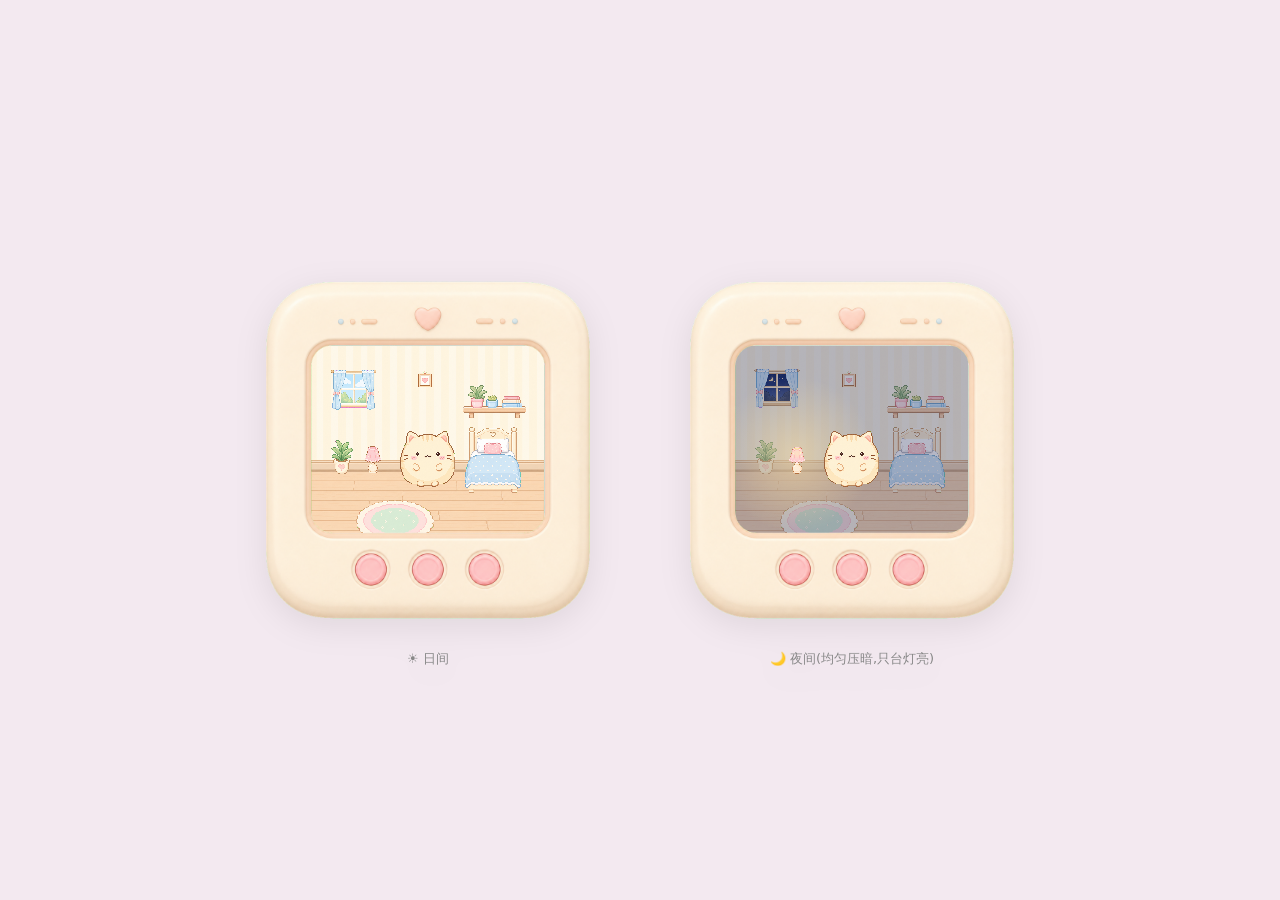
<file: docs/assemble-test.html>
<!DOCTYPE html><html lang="zh-CN"><head><meta charset="UTF-8">
<title>日间 / 夜间(分层 · 均匀滤镜)</title>
<style>
  body{margin:0;background:#f3e9f0;display:flex;gap:40px;align-items:center;justify-content:center;min-height:100vh;flex-wrap:wrap;font-family:system-ui}
  .device{position:relative;width:384px;height:384px;filter:drop-shadow(0 8px 16px rgba(0,0,0,.08))}
  .screen{position:absolute;left:19.6%;top:22.8%;width:60.7%;height:48.7%;overflow:hidden;background:#fff}
  .room{position:absolute;inset:0;overflow:hidden}
  .room img{position:absolute;image-rendering:pixelated}
  .bg{inset:0;width:100%;height:100%;object-fit:cover;z-index:1}
  .furn{z-index:2}
  .bed{z-index:3}
  .pet{z-index:7}                       /* 宠物最上,绝不被挡 */
  .lamp{z-index:6}                      /* 台灯在滤镜之上(夜间也亮)、在宠物之下 */
  .ov{position:absolute;inset:0;z-index:4;background:rgba(40,48,92,.34)}   /* 均匀夜间滤镜,盖住所有家具+背景 */
  .glow{position:absolute;inset:0;z-index:5;background:radial-gradient(circle at 26% 58%, rgba(255,226,165,.55), rgba(255,226,165,0) 38%)}
  .shell{position:absolute;inset:0;width:100%;height:100%;z-index:10;pointer-events:none}
  .cap{position:absolute;bottom:-26px;left:0;right:0;text-align:center;font-size:13px;color:#888}
</style></head><body>

  <!-- 日间 -->
  <div class="device"><div class="screen"><div class="room">
    <img class="bg"   src="../pet-machine-assets/themes/cream-bedroom/bg.png">
    <img class="furn" src="../pet-machine-assets/themes/cream-bedroom/furn_window_day.png" style="left:6%;top:9%;width:24%">
    <img class="furn" src="../pet-machine-assets/themes/cream-bedroom/furn_picture.png"     style="left:43%;top:11%;width:12%">
    <img class="furn" src="../pet-machine-assets/themes/cream-bedroom/furn_shelf.png"       style="left:62%;top:10%;width:33%">
    <img class="furn" src="../pet-machine-assets/themes/cream-bedroom/furn_plant.png"       style="left:4%;top:49%;width:18%">
    <img class="furn" src="../pet-machine-assets/themes/cream-bedroom/furn_rug.png"         style="left:17%;top:71%;width:38%">
    <img class="bed"  src="../pet-machine-assets/themes/cream-bedroom/furn_bed.png"         style="left:60%;top:39%;width:36%">
    <img class="lamp" src="../pet-machine-assets/themes/cream-bedroom/furn_lamp_off.png"    style="left:19%;top:52%;width:15%">
    <img class="pet"  src="../pet-machine-assets/pets/pet_cat.png"                          style="left:50%;bottom:19%;width:32%;transform:translateX(-50%)">
  </div></div><img class="shell" src="../pet-machine-assets/shells/shell_square.png"><div class="cap">☀ 日间</div></div>

  <!-- 夜间:同一套素材 + 均匀滤镜,台灯(亮版)不压 + 暖光,窗户用夜空版 -->
  <div class="device"><div class="screen"><div class="room">
    <img class="bg"   src="../pet-machine-assets/themes/cream-bedroom/bg.png">
    <img class="furn" src="../pet-machine-assets/themes/cream-bedroom/furn_window_night.png" style="left:6%;top:9%;width:24%">
    <img class="furn" src="../pet-machine-assets/themes/cream-bedroom/furn_picture.png"       style="left:43%;top:11%;width:12%">
    <img class="furn" src="../pet-machine-assets/themes/cream-bedroom/furn_shelf.png"         style="left:62%;top:10%;width:33%">
    <img class="furn" src="../pet-machine-assets/themes/cream-bedroom/furn_plant.png"         style="left:4%;top:49%;width:18%">
    <img class="furn" src="../pet-machine-assets/themes/cream-bedroom/furn_rug.png"           style="left:17%;top:71%;width:38%">
    <img class="bed"  src="../pet-machine-assets/themes/cream-bedroom/furn_bed.png"           style="left:60%;top:39%;width:36%">
    <div class="ov"></div>
    <div class="glow"></div>
    <img class="lamp" src="../pet-machine-assets/themes/cream-bedroom/furn_lamp_on.png"       style="left:19%;top:52%;width:15%">
    <img class="pet"  src="../pet-machine-assets/pets/pet_cat.png"                            style="left:50%;bottom:19%;width:32%;transform:translateX(-50%)">
  </div></div><img class="shell" src="../pet-machine-assets/shells/shell_square.png"><div class="cap">🌙 夜间(均匀压暗,只台灯亮)</div></div>

</body></html>
</file>
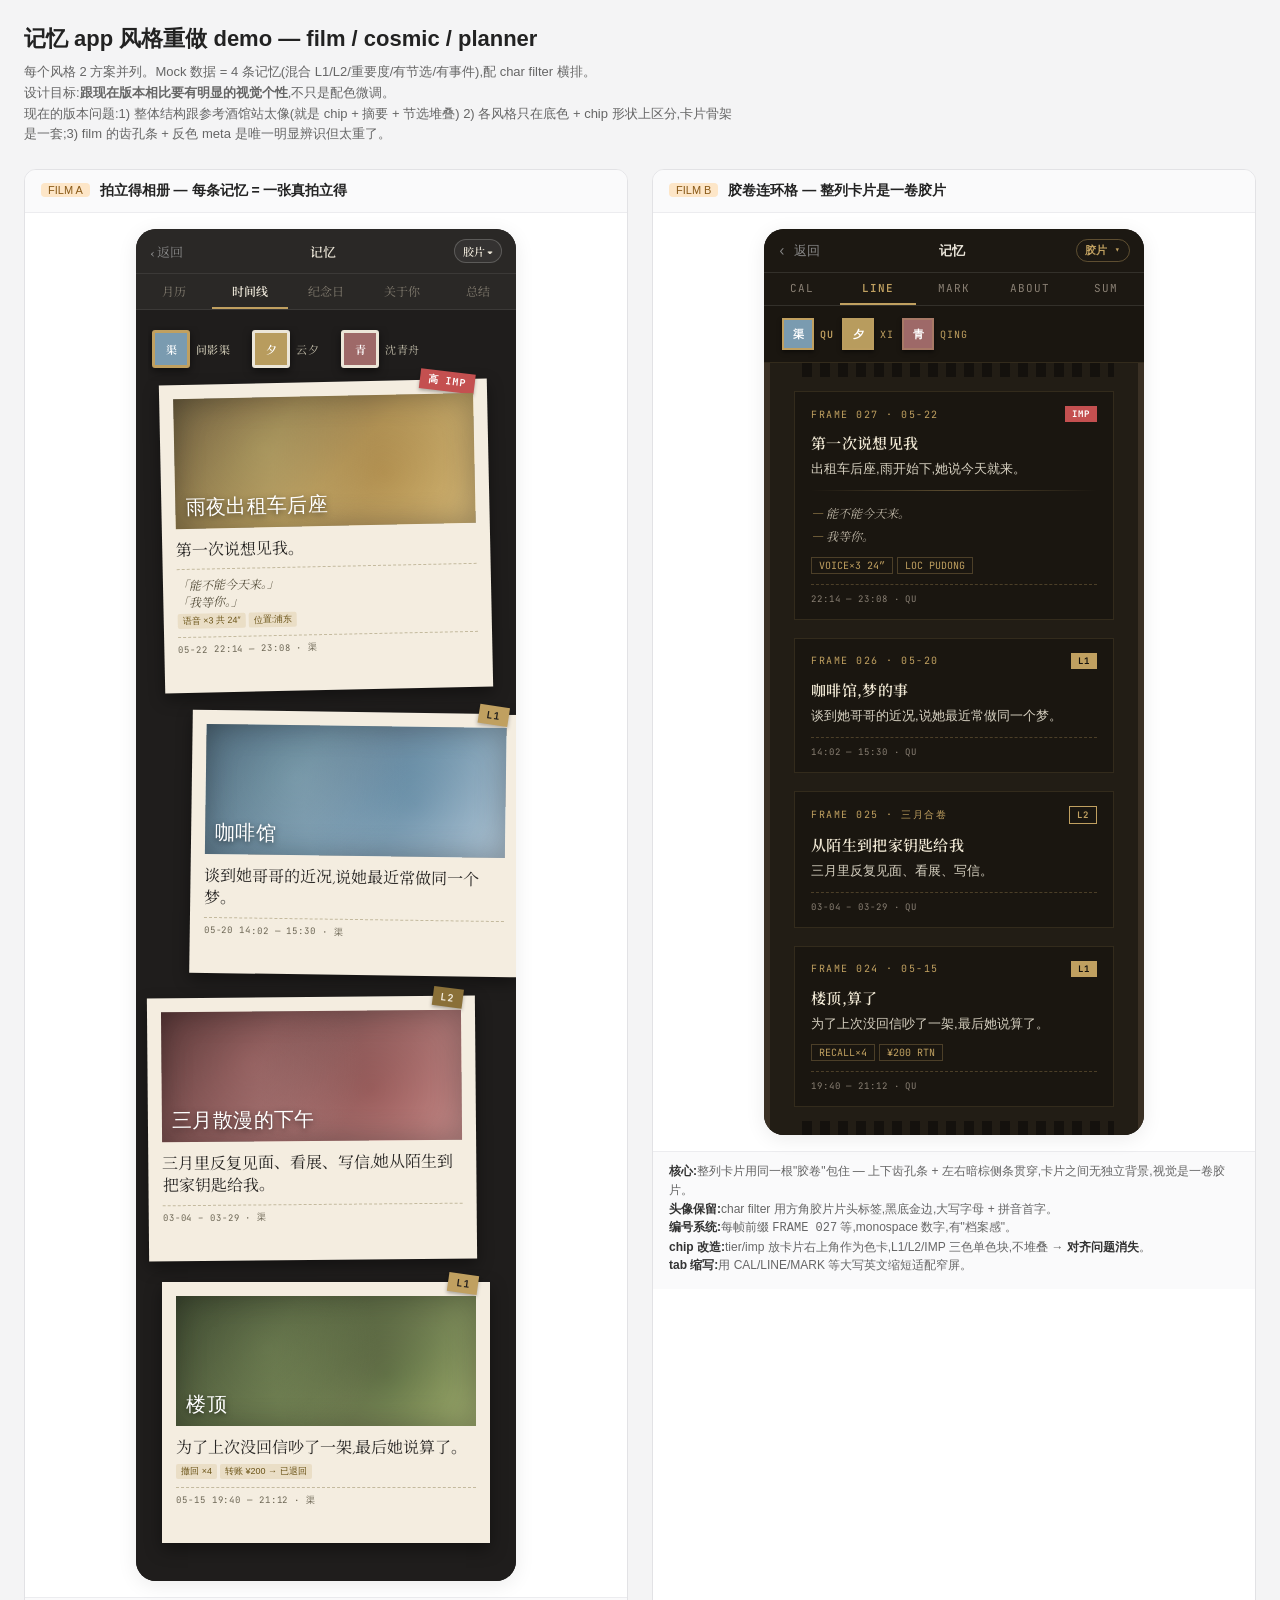
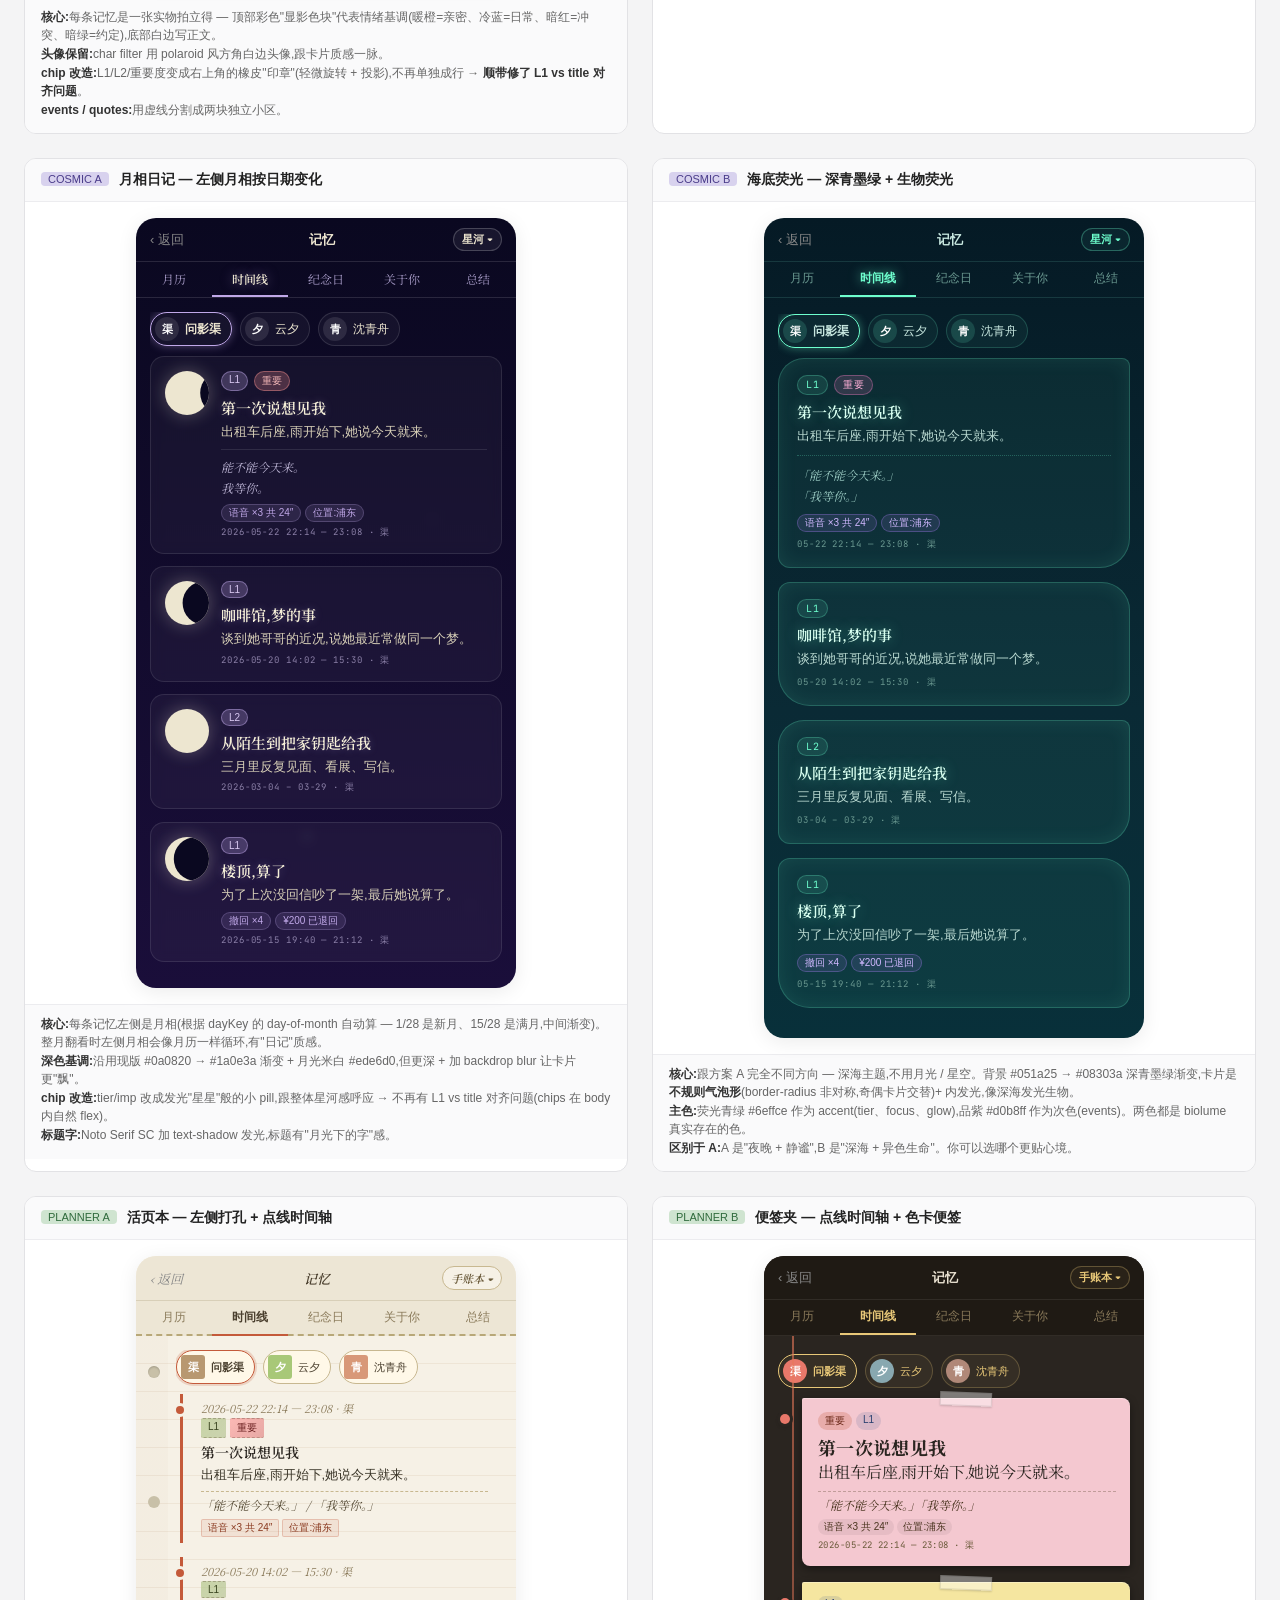
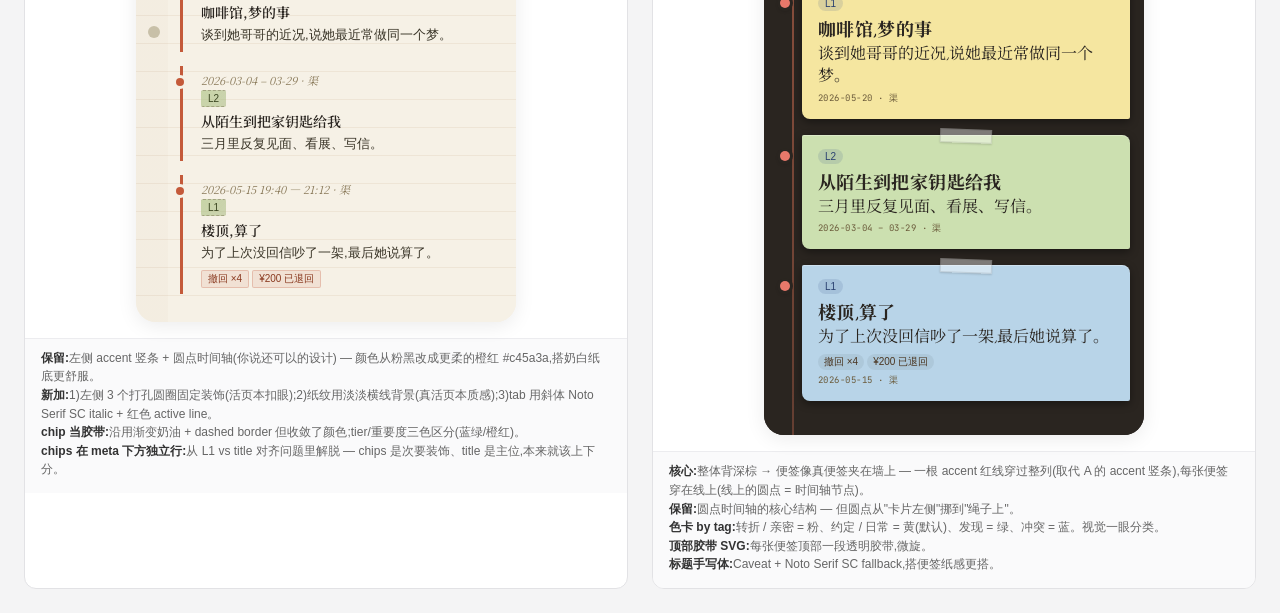
<file: docs/memory-styles-redesign-demos.html>
<!doctype html>
<html lang="zh-CN">
<head>
<meta charset="utf-8">
<title>记忆风格重做 demos — film / cosmic / planner</title>
<link rel="preconnect" href="https://fonts.googleapis.com">
<link rel="preconnect" href="https://fonts.gstatic.com" crossorigin>
<link rel="stylesheet" href="https://fonts.googleapis.com/css2?family=Caveat:wght@500;700&family=Noto+Serif+SC:wght@400;600&family=Crimson+Pro:ital,wght@0,400;0,600;1,400&family=JetBrains+Mono:wght@400;600&family=Special+Elite&display=swap">
<style>
/* ───── page chrome ───── */
* { box-sizing: border-box; }
body {
  margin: 0;
  padding: 24px;
  background: #f4f4f5;
  font-family: -apple-system, BlinkMacSystemFont, "PingFang SC", "Microsoft YaHei", sans-serif;
  color: #222;
}
h1 {
  margin: 0 0 8px;
  font-size: 22px;
  font-weight: 600;
}
.intro {
  margin: 0 0 24px;
  color: #666;
  font-size: 13px;
  line-height: 1.6;
  max-width: 720px;
}
.intro code { background: #e8e8ea; padding: 1px 5px; border-radius: 3px; font-size: 12px; }
.grid {
  display: grid;
  grid-template-columns: repeat(auto-fill, minmax(420px, 1fr));
  gap: 24px;
}
.card {
  background: #fff;
  border-radius: 12px;
  border: 1px solid #e2e2e5;
  overflow: hidden;
  display: flex;
  flex-direction: column;
}
.card-label {
  padding: 12px 16px;
  border-bottom: 1px solid #ececef;
  font-size: 14px;
  font-weight: 600;
  background: #fafafb;
}
.card-label .tag {
  display: inline-block;
  font-size: 11px;
  font-weight: 500;
  padding: 1px 7px;
  border-radius: 4px;
  margin-right: 6px;
  vertical-align: 1px;
}
.tag-film    { background: #fde6c8; color: #8a5a18; }
.tag-cosmic  { background: #d8d2ee; color: #4a3c8a; }
.tag-planner { background: #cfe4d0; color: #2f6a3c; }
.card-notes {
  padding: 10px 16px 14px;
  font-size: 12px;
  line-height: 1.55;
  color: #666;
  background: #fafafb;
  border-top: 1px solid #ececef;
}
.card-notes b { color: #333; font-weight: 600; }
.phone {
  width: 380px;
  margin: 16px auto;
  border-radius: 20px;
  overflow: hidden;
  box-shadow: 0 4px 20px rgba(0,0,0,0.08);
  position: relative;
}
.phone-head {
  display: flex;
  align-items: center;
  padding: 10px 14px;
  border-bottom: 1px solid rgba(0,0,0,0.08);
  font-size: 13px;
  font-weight: 600;
}
.phone-head .back { color: #888; font-weight: 400; margin-right: 8px; cursor: default; }
.phone-head .title { flex: 1; text-align: center; }
.phone-head .style-btn {
  font-size: 11px;
  padding: 3px 8px;
  border: 1px solid rgba(0,0,0,0.15);
  border-radius: 99px;
  color: #555;
}
.phone-tabs {
  display: flex;
  border-bottom: 1px solid rgba(0,0,0,0.08);
  font-size: 12px;
}
.phone-tabs .tab {
  flex: 1;
  text-align: center;
  padding: 8px 4px;
  color: #888;
  white-space: nowrap;
}
.phone-tabs .tab.on { color: #222; font-weight: 600; }
.phone-body {
  padding: 12px;
  min-height: 480px;
}
.char-row {
  display: flex;
  gap: 8px;
  overflow-x: auto;
  padding-bottom: 10px;
}
.char-chip {
  display: inline-flex;
  align-items: center;
  gap: 6px;
  padding: 4px 10px 4px 4px;
  border-radius: 999px;
  font-size: 12px;
  white-space: nowrap;
  flex-shrink: 0;
}
.char-chip.on { font-weight: 600; }
.char-av {
  width: 24px; height: 24px; border-radius: 50%;
  display: inline-flex; align-items: center; justify-content: center;
  font-size: 11px; font-weight: 600; color: #fff;
}

/* ═══════════════════════════════════════════════════════════════
   FILM 方案 A — 拍立得相册
   每张 memory = 一张真拍立得照片(白边厚 + 微旋转 + 显影色块)
   头像沿用 polaroid 风(方角 + 白边),照片"显影"用渐变模拟胶片色
   ═══════════════════════════════════════════════════════════════ */
.film-a {
  background: #1f1d1c;
  color: #ece6d8;
  font-family: 'Crimson Pro', 'Noto Serif SC', serif;
}
.film-a .phone-head { background: #2a2826; border-bottom-color: rgba(255,255,255,0.08); color: #ece6d8; }
.film-a .phone-head .style-btn { color: #ece6d8; border-color: rgba(255,255,255,0.2); background: rgba(255,255,255,0.05); }
.film-a .phone-tabs { background: #2a2826; border-bottom-color: rgba(255,255,255,0.08); }
.film-a .phone-tabs .tab { color: #807a6e; }
.film-a .phone-tabs .tab.on { color: #ece6d8; border-bottom: 2px solid #c0a060; }
.film-a .phone-body { background: #1f1d1c; padding: 16px 12px; }
.film-a .char-chip { background: transparent; }
.film-a .char-chip .char-av {
  border-radius: 3px;
  border: 3px solid #ece6d8;
  width: 38px; height: 38px;
  box-shadow: 0 3px 8px rgba(0,0,0,0.5);
}
.film-a .char-chip.on .char-av { border-color: #c0a060; }
.film-a .char-chip span { color: #c0bba8; font-size: 11px; letter-spacing: 0.04em; }

.polaroid {
  background: #f4ede0;
  padding: 14px 14px 36px;
  margin: 0 auto 22px;
  width: 92%;
  box-shadow: 0 6px 16px rgba(0,0,0,0.4), 0 1px 0 rgba(255,255,255,0.06) inset;
  position: relative;
  font-family: 'Caveat', 'Noto Serif SC', cursive;
  color: #2a2826;
}
.polaroid:nth-child(2) { transform: rotate(-1.2deg); }
.polaroid:nth-child(3) { transform: rotate(0.8deg); margin-left: 12%; }
.polaroid:nth-child(4) { transform: rotate(-0.5deg); margin-right: 10%; }
.polaroid-photo {
  height: 130px;
  background: linear-gradient(135deg, #6b5d3e, #b89c5e 55%, #d4b87a);
  position: relative;
  margin-bottom: 12px;
  overflow: hidden;
  box-shadow: inset 0 0 30px rgba(0,0,0,0.3);
}
.polaroid-photo::before {
  /* 显影颗粒感 */
  content: '';
  position: absolute; inset: 0;
  background-image:
    radial-gradient(circle at 30% 40%, rgba(255,255,255,0.15) 0, transparent 50%),
    radial-gradient(circle at 70% 60%, rgba(0,0,0,0.2) 0, transparent 50%);
  mix-blend-mode: overlay;
}
.polaroid-photo .scene {
  position: absolute;
  bottom: 8px; left: 10px; right: 10px;
  font-family: 'Caveat', cursive;
  font-size: 20px;
  color: #fff;
  text-shadow: 0 2px 6px rgba(0,0,0,0.6);
  letter-spacing: 0.02em;
}
.polaroid-photo.tone-2 { background: linear-gradient(135deg, #4e6878, #7a9bb0 55%, #b3c8d8); }
.polaroid-photo.tone-3 { background: linear-gradient(135deg, #5a3838, #9e6968 55%, #c8908e); }
.polaroid-photo.tone-4 { background: linear-gradient(135deg, #3d4830, #6b7a4e 55%, #a3b072); }
.polaroid-stamp {
  position: absolute;
  top: -8px; right: 12px;
  background: #c0a060;
  color: #1f1d1c;
  font-family: 'JetBrains Mono', monospace;
  font-size: 10px;
  font-weight: 700;
  padding: 3px 8px;
  letter-spacing: 0.1em;
  transform: rotate(8deg);
  box-shadow: 0 2px 4px rgba(0,0,0,0.3);
}
.polaroid-stamp.l2 { background: #8a7038; color: #f4ede0; }
.polaroid-stamp.imp { background: #c45050; color: #fff; }
.polaroid-body {
  font-family: 'Caveat', 'Noto Serif SC', cursive;
  font-size: 16px;
  line-height: 1.35;
  color: #2a2826;
}
.polaroid-meta {
  font-family: 'JetBrains Mono', monospace;
  font-size: 9px;
  letter-spacing: 0.1em;
  color: #6b6553;
  margin-top: 8px;
  border-top: 1px dashed #c4ba9e;
  padding-top: 6px;
  text-transform: uppercase;
}
.polaroid-quotes {
  margin-top: 6px;
  border-top: 1px dashed #c4ba9e;
  padding-top: 6px;
  font-size: 12px;
  color: #5a5340;
  font-family: 'Noto Serif SC', serif;
  font-style: italic;
}
.polaroid-events {
  margin-top: 4px;
  display: flex;
  flex-wrap: wrap;
  gap: 3px;
}
.polaroid-events .ev {
  font-family: -apple-system, "PingFang SC", sans-serif;
  font-size: 9px;
  padding: 1px 5px;
  background: rgba(192, 160, 96, 0.2);
  color: #6b5418;
  border-radius: 2px;
}

/* ═══════════════════════════════════════════════════════════════
   FILM 方案 B — 胶卷连环格
   多张卡片融合成一卷胶片(上下齿孔贯穿,左右暗棕色侧条)
   每帧黑底白字 monospace,带噪点 grain
   ═══════════════════════════════════════════════════════════════ */
.film-b {
  background: #14110d;
  color: #e8e3d8;
  font-family: 'JetBrains Mono', monospace;
}
.film-b .phone-head { background: #1c1812; color: #e8e3d8; border-bottom-color: rgba(255,255,255,0.1); }
.film-b .phone-head .style-btn { color: #c0a060; border-color: rgba(192,160,96,0.4); }
.film-b .phone-tabs { background: #1c1812; border-bottom-color: rgba(255,255,255,0.1); }
.film-b .phone-tabs .tab { color: #8a8074; font-family: 'JetBrains Mono', monospace; font-size: 11px; letter-spacing: 0.1em; text-transform: uppercase; }
.film-b .phone-tabs .tab.on { color: #c0a060; border-bottom: 2px solid #c0a060; }
.film-b .phone-body { padding: 0; background: #14110d; }

.filmstrip {
  background: #221d15;
  position: relative;
  padding: 10px 24px;
  border-left: 6px solid #3a3024;
  border-right: 6px solid #3a3024;
}
.filmstrip::before, .filmstrip::after {
  content: '';
  position: absolute;
  left: 24px; right: 24px;
  height: 14px;
  background-image: repeating-linear-gradient(
    90deg,
    transparent 0, transparent 8px,
    #14110d 8px, #14110d 18px
  );
}
.filmstrip::before { top: 0; }
.filmstrip::after { bottom: 0; }

.frame {
  background: #1a1610;
  margin: 18px 0;
  padding: 14px 16px;
  position: relative;
  border: 1px solid rgba(192, 160, 96, 0.15);
}
.frame-header {
  display: flex;
  align-items: center;
  justify-content: space-between;
  margin-bottom: 10px;
}
.frame-id {
  font-size: 10px;
  letter-spacing: 0.15em;
  color: #c0a060;
}
.frame-tier {
  font-size: 9px;
  padding: 2px 7px;
  background: #c0a060;
  color: #14110d;
  letter-spacing: 0.1em;
  font-weight: 700;
}
.frame-tier.l2 { background: transparent; border: 1px solid #c0a060; color: #c0a060; }
.frame-tier.imp { background: #c45050; color: #fff; }
.frame-title {
  font-family: 'Noto Serif SC', serif;
  font-size: 15px;
  font-weight: 600;
  color: #f0e8d4;
  margin-bottom: 6px;
  letter-spacing: 0.02em;
}
.frame-body {
  font-family: -apple-system, "PingFang SC", sans-serif;
  font-size: 13px;
  line-height: 1.6;
  color: #d6d0c0;
}
.frame-divider {
  height: 1px;
  background: linear-gradient(90deg, transparent, rgba(192,160,96,0.4), transparent);
  margin: 10px 0;
}
.frame-quotes {
  font-family: 'Noto Serif SC', serif;
  font-style: italic;
  font-size: 12px;
  color: #b8b0a0;
}
.frame-quotes .q { padding: 3px 0; }
.frame-quotes .q::before { content: '— '; color: #c0a060; }
.frame-events {
  margin-top: 10px;
  display: flex; flex-wrap: wrap; gap: 4px;
}
.frame-events .ev {
  font-size: 10px;
  padding: 1px 7px;
  border: 1px solid rgba(192,160,96,0.3);
  color: #c0a060;
}
.frame-meta {
  margin-top: 10px;
  padding-top: 8px;
  border-top: 1px dashed rgba(192,160,96,0.3);
  font-size: 9px;
  letter-spacing: 0.1em;
  color: #8a8074;
  text-transform: uppercase;
}
.film-b .char-row { padding: 12px 18px; background: #1a1610; border-bottom: 1px solid rgba(192,160,96,0.15); margin: 0; }
.film-b .char-chip { background: transparent; padding: 0; }
.film-b .char-chip .char-av {
  border-radius: 0;
  border: 2px solid #c0a060;
  width: 32px; height: 32px;
  background: #3a3024;
  box-shadow: 0 2px 4px rgba(0,0,0,0.5);
}
.film-b .char-chip:not(.on) .char-av { border-color: rgba(192,160,96,0.3); }
.film-b .char-chip span { color: #c0a060; font-size: 10px; letter-spacing: 0.1em; text-transform: uppercase; }

/* ═══════════════════════════════════════════════════════════════
   COSMIC 方案 A — 月相日记
   深紫黑底,左侧月相 SVG 按日期变化,卡片半透薄白
   ═══════════════════════════════════════════════════════════════ */
.cosmic-a {
  background: linear-gradient(180deg, #0a0820 0%, #1a0e3a 100%);
  color: #ede6d0;
}
.cosmic-a .phone-head {
  background: transparent;
  border-bottom-color: rgba(255,255,255,0.12);
  color: #ede6d0;
}
.cosmic-a .phone-head .style-btn { color: #ede6d0; border-color: rgba(255,255,255,0.2); background: rgba(255,255,255,0.06); }
.cosmic-a .phone-tabs { background: transparent; border-bottom-color: rgba(255,255,255,0.12); }
.cosmic-a .phone-tabs .tab { color: #a89cc8; font-family: 'Noto Serif SC', serif; }
.cosmic-a .phone-tabs .tab.on { color: #ede6d0; border-bottom: 2px solid #c0a8e8; text-shadow: 0 0 12px rgba(192,168,232,0.5); }
.cosmic-a .phone-body {
  background:
    radial-gradient(1px 1px at 12% 18%, #d8c8f0, transparent),
    radial-gradient(1px 1px at 78% 32%, #d8c8f0, transparent),
    radial-gradient(2px 2px at 45% 78%, #ede6d0, transparent),
    radial-gradient(1px 1px at 88% 88%, #d8c8f0, transparent),
    radial-gradient(1px 1px at 22% 62%, #ede6d0, transparent);
  padding: 14px;
}

.luna-row {
  display: flex;
  gap: 12px;
  background: rgba(255,255,255,0.04);
  backdrop-filter: blur(6px);
  border: 1px solid rgba(255,255,255,0.1);
  border-radius: 14px;
  padding: 14px;
  margin-bottom: 12px;
}
.luna-moon {
  flex-shrink: 0;
  width: 44px; height: 44px;
  border-radius: 50%;
  background: #ede6d0;
  position: relative;
  overflow: hidden;
  box-shadow: 0 0 18px rgba(237,230,208,0.3);
}
.luna-moon::after {
  content: '';
  position: absolute;
  inset: 0;
  background: #0a0820;
  border-radius: 50%;
}
.luna-moon.phase-1::after { transform: translateX(40%); }   /* waxing */
.luna-moon.phase-2::after { transform: translateX(80%); }   /* full-ish */
.luna-moon.phase-3::after { transform: translateX(20%); }   /* gibbous */
.luna-moon.phase-4::after { transform: translateX(100%); }  /* full */
.luna-body { flex: 1; min-width: 0; }
.luna-chips {
  display: flex;
  gap: 6px;
  margin-bottom: 6px;
  flex-wrap: wrap;
}
.luna-chips .ch {
  font-size: 10px;
  padding: 2px 7px;
  border-radius: 99px;
  background: rgba(255,255,255,0.08);
  border: 1px solid rgba(255,255,255,0.15);
  color: #ede6d0;
}
.luna-chips .ch.tier { background: rgba(192,168,232,0.25); border-color: rgba(192,168,232,0.45); color: #d8c8f0; }
.luna-chips .ch.imp { background: rgba(240,140,140,0.25); border-color: rgba(240,140,140,0.45); color: #f5b8b8; }
.luna-title {
  font-family: 'Noto Serif SC', serif;
  font-size: 15px;
  font-weight: 600;
  color: #f5efd8;
  margin-bottom: 4px;
  text-shadow: 0 0 8px rgba(192,168,232,0.3);
}
.luna-text {
  font-family: -apple-system, "PingFang SC", sans-serif;
  font-size: 13px;
  line-height: 1.6;
  color: #d8d0b8;
}
.luna-quotes {
  margin-top: 6px;
  padding-top: 6px;
  border-top: 1px solid rgba(255,255,255,0.1);
  font-family: 'Noto Serif SC', serif;
  font-style: italic;
  font-size: 12px;
  color: #b8b0d0;
}
.luna-quotes .q { padding: 2px 0; }
.luna-events {
  margin-top: 6px;
  display: flex; flex-wrap: wrap; gap: 4px;
}
.luna-events .ev {
  font-size: 10px;
  padding: 1px 7px;
  border-radius: 99px;
  background: rgba(192,168,232,0.12);
  border: 1px solid rgba(192,168,232,0.25);
  color: #c0a8e8;
}
.luna-meta {
  font-family: 'JetBrains Mono', monospace;
  font-size: 9px;
  color: #8c80a8;
  letter-spacing: 0.1em;
  margin-top: 4px;
}
.cosmic-a .char-chip { background: rgba(255,255,255,0.04); border: 1px solid rgba(255,255,255,0.12); }
.cosmic-a .char-chip.on { border-color: #c0a8e8; box-shadow: 0 0 10px rgba(192,168,232,0.4); }
.cosmic-a .char-chip span { color: #ede6d0; }
.cosmic-a .char-av { background: rgba(255,255,255,0.1); }

/* ═══════════════════════════════════════════════════════════════
   COSMIC 方案 B — 海底荧光
   深青墨绿,生物荧光主色(青绿/品蓝),不规则气泡形卡片
   ═══════════════════════════════════════════════════════════════ */
.cosmic-b {
  background: linear-gradient(180deg, #051a25 0%, #0a2a35 60%, #08303a 100%);
  color: #c8e8e0;
}
.cosmic-b .phone-head { background: transparent; border-bottom-color: rgba(120,220,200,0.15); color: #c8e8e0; }
.cosmic-b .phone-head .style-btn { color: #6effce; border-color: rgba(110,255,206,0.3); background: rgba(110,255,206,0.05); }
.cosmic-b .phone-tabs { background: transparent; border-bottom-color: rgba(120,220,200,0.15); }
.cosmic-b .phone-tabs .tab { color: #6a9890; }
.cosmic-b .phone-tabs .tab.on { color: #6effce; border-bottom: 2px solid #6effce; text-shadow: 0 0 12px rgba(110,255,206,0.6); }
.cosmic-b .phone-body {
  padding: 16px 14px;
}

.bloom {
  background: rgba(110, 255, 206, 0.06);
  border: 1px solid rgba(110, 255, 206, 0.2);
  border-radius: 26px 8px 30px 12px;
  padding: 16px 18px;
  margin-bottom: 14px;
  position: relative;
}
.bloom:nth-child(odd) { border-radius: 12px 28px 14px 32px; }
.bloom::before {
  /* 荧光晕 */
  content: '';
  position: absolute;
  top: -1px; left: -1px; right: -1px; bottom: -1px;
  border-radius: inherit;
  box-shadow: 0 0 20px rgba(110, 255, 206, 0.1) inset;
  pointer-events: none;
}
.bloom-chips {
  display: flex; gap: 6px; margin-bottom: 6px;
}
.bloom-chips .ch {
  font-size: 10px;
  padding: 2px 8px;
  border-radius: 99px;
  background: rgba(110,255,206,0.1);
  border: 1px solid rgba(110,255,206,0.25);
  color: #6effce;
  font-family: 'JetBrains Mono', monospace;
  letter-spacing: 0.05em;
}
.bloom-chips .ch.imp {
  background: rgba(255, 130, 200, 0.15);
  border-color: rgba(255, 130, 200, 0.35);
  color: #ffb0d8;
}
.bloom-title {
  font-family: 'Noto Serif SC', serif;
  font-size: 15px;
  font-weight: 600;
  color: #d8fff0;
  margin-bottom: 4px;
  text-shadow: 0 0 14px rgba(110,255,206,0.4);
}
.bloom-text {
  font-family: -apple-system, "PingFang SC", sans-serif;
  font-size: 13px;
  line-height: 1.6;
  color: #b8d8d0;
}
.bloom-quotes {
  margin-top: 8px;
  padding-top: 8px;
  border-top: 1px dotted rgba(110,255,206,0.25);
  font-style: italic;
  font-family: 'Noto Serif SC', serif;
  font-size: 12px;
  color: #98c8c0;
}
.bloom-quotes .q { padding: 2px 0; }
.bloom-events {
  margin-top: 8px;
  display: flex; flex-wrap: wrap; gap: 4px;
}
.bloom-events .ev {
  font-size: 10px;
  padding: 1px 7px;
  background: rgba(180, 130, 255, 0.12);
  border: 1px solid rgba(180, 130, 255, 0.3);
  color: #d0b8ff;
  border-radius: 99px;
}
.bloom-meta {
  font-family: 'JetBrains Mono', monospace;
  font-size: 9px;
  color: #6a9890;
  letter-spacing: 0.1em;
  margin-top: 6px;
}
.cosmic-b .char-chip { background: rgba(110,255,206,0.05); border: 1px solid rgba(110,255,206,0.18); }
.cosmic-b .char-chip.on { border-color: #6effce; box-shadow: 0 0 10px rgba(110,255,206,0.4); }
.cosmic-b .char-chip span { color: #c8e8e0; }
.cosmic-b .char-av { background: rgba(110,255,206,0.15); }

/* ═══════════════════════════════════════════════════════════════
   PLANNER 方案 A — 活页本
   保留左侧 accent 竖条 + 圆点时间轴
   加 3 个打孔 SVG 圆圈,卡片是横线纸纹白卡
   ═══════════════════════════════════════════════════════════════ */
.planner-a {
  background: #f6f1e6;
  color: #2a2520;
}
.planner-a .phone-head { background: #ede6d5; border-bottom-color: #d8cfb8; color: #4a3f2e; font-family: 'Noto Serif SC', serif; font-style: italic; }
.planner-a .phone-head .style-btn { color: #6a5a3a; border-color: #c8b890; background: #f6f1e6; }
.planner-a .phone-tabs { background: #ede6d5; border-bottom: 2px dashed #b8a878; }
.planner-a .phone-tabs .tab { color: #8a7a5a; }
.planner-a .phone-tabs .tab.on { color: #4a3f2e; font-weight: 600; border-bottom: 2px solid #c45a3a; margin-bottom: -2px; }
.planner-a .phone-body {
  background: #f6f1e6;
  background-image:
    /* 横线纸纹 — 低对比,只为质感 */
    repeating-linear-gradient(180deg,
      transparent 0, transparent 27px,
      rgba(180,140,100,0.12) 27px, rgba(180,140,100,0.12) 28px),
    /* 左侧 punch hole 列 */
    linear-gradient(90deg, rgba(180,140,100,0.04) 0, rgba(180,140,100,0.04) 32px, transparent 32px);
  padding: 14px 14px 14px 40px;
  position: relative;
}
.planner-a .phone-body::before {
  /* 三个打孔 — fixed pos 装饰 */
  content: '';
  position: absolute;
  left: 12px; top: 30px;
  width: 12px; height: 12px;
  background: #c8c0a8;
  border-radius: 50%;
  box-shadow:
    0 130px 0 #c8c0a8,
    0 260px 0 #c8c0a8;
  box-shadow:
    0 130px 0 #c8c0a8,
    0 260px 0 #c8c0a8,
    inset 0 1px 2px rgba(0,0,0,0.2);
}

.leaf {
  position: relative;
  padding: 6px 14px 6px 18px;
  margin: 0 0 14px 4px;
  border-left: 3px solid #c45a3a;
}
.leaf::before {
  content: '';
  position: absolute;
  left: -7px;
  top: 12px;
  width: 8px;
  height: 8px;
  border-radius: 50%;
  background: #c45a3a;
  box-shadow: 0 0 0 3px #f6f1e6;
}
.leaf-meta {
  font-family: 'Noto Serif SC', serif;
  font-style: italic;
  font-size: 11px;
  color: #8a7a5a;
  margin-bottom: 2px;
}
.leaf-chips {
  display: flex; gap: 4px; margin-bottom: 4px; flex-wrap: wrap;
}
.leaf-chips .ch {
  font-size: 10px;
  padding: 2px 7px;
  background: linear-gradient(135deg, rgba(255,210,140,0.7), rgba(255,190,120,0.5));
  border-radius: 2px;
  color: #4a3520;
  border-top: 1px dashed rgba(74,53,32,0.3);
  border-bottom: 1px dashed rgba(74,53,32,0.3);
}
.leaf-chips .ch.imp { background: linear-gradient(135deg, rgba(255,160,160,0.7), rgba(220,120,120,0.6)); color: #6a2020; }
.leaf-chips .ch.tier { background: linear-gradient(135deg, rgba(180,200,140,0.7), rgba(160,180,120,0.5)); color: #3a4520; }
.leaf-title {
  font-family: 'Noto Serif SC', serif;
  font-weight: 600;
  font-size: 14px;
  color: #2a2520;
  margin-bottom: 2px;
}
.leaf-body {
  font-size: 13px;
  line-height: 1.7;
  color: #3a3528;
}
.leaf-quotes {
  margin-top: 4px;
  padding-top: 4px;
  border-top: 1px dashed #c8b890;
  font-size: 12px;
  color: #5a4f3a;
  font-style: italic;
  font-family: 'Noto Serif SC', serif;
}
.leaf-events {
  margin-top: 6px; display: flex; flex-wrap: wrap; gap: 3px;
}
.leaf-events .ev {
  font-size: 10px;
  padding: 1px 6px;
  background: rgba(196,90,58,0.1);
  border: 1px solid rgba(196,90,58,0.25);
  color: #8a3a20;
  border-radius: 2px;
}
.planner-a .char-row { padding-left: 0; }
.planner-a .char-chip { background: #fff8e8; border: 1px solid #c8b890; }
.planner-a .char-chip.on { border-color: #c45a3a; box-shadow: 0 0 0 2px rgba(196,90,58,0.2); }
.planner-a .char-chip span { color: #4a3f2e; font-size: 11px; }
.planner-a .char-av { border-radius: 3px; background: #b89870; }

/* ═══════════════════════════════════════════════════════════════
   PLANNER 方案 B — 便签夹
   保留圆点时间轴,每条 memory 是色卡便签(粉黄绿 by tag)
   顶部夹子 SVG,标题手写 + chip 当贴纸
   ═══════════════════════════════════════════════════════════════ */
.planner-b {
  background: #2a2520;
  color: #e8e0d0;
}
.planner-b .phone-head { background: #1f1a14; color: #e8e0d0; border-bottom-color: rgba(255,255,255,0.08); }
.planner-b .phone-head .style-btn { color: #e8c878; border-color: rgba(232,200,120,0.3); background: rgba(232,200,120,0.05); }
.planner-b .phone-tabs { background: #1f1a14; border-bottom-color: rgba(255,255,255,0.08); }
.planner-b .phone-tabs .tab { color: #8a7a5a; }
.planner-b .phone-tabs .tab.on { color: #e8c878; border-bottom: 2px solid #e8c878; }
.planner-b .phone-body {
  background: #2a2520;
  padding: 18px 14px;
  position: relative;
}
.planner-b .phone-body::before {
  /* 左侧穿绳子 — accent 红线穿过整列 */
  content: '';
  position: absolute;
  left: 28px; top: 0; bottom: 0;
  width: 2px;
  background: linear-gradient(180deg, rgba(232,120,90,0.6), rgba(232,120,90,0.3));
}

.sticky {
  position: relative;
  margin-left: 24px;
  margin-bottom: 16px;
  padding: 14px 14px 14px 16px;
  background: #f5e6a0;
  color: #2a2520;
  box-shadow: 0 3px 8px rgba(0,0,0,0.4), 0 1px 0 rgba(255,255,255,0.3) inset;
  border-radius: 2px 8px 2px 8px;
  font-family: 'Caveat', 'Noto Serif SC', cursive;
}
.sticky.tone-pink { background: #f4c8d0; }
.sticky.tone-green { background: #cce0b0; }
.sticky.tone-blue { background: #b8d4e8; }
.sticky::before {
  /* 时间轴圆点穿绳 */
  content: '';
  position: absolute;
  left: -22px; top: 16px;
  width: 10px; height: 10px;
  border-radius: 50%;
  background: #e8786a;
  box-shadow: 0 0 0 3px #2a2520, 0 2px 4px rgba(0,0,0,0.4);
}
.sticky::after {
  /* 顶部纸夹/胶带 */
  content: '';
  position: absolute;
  top: -6px; left: 50%;
  transform: translateX(-50%) rotate(2deg);
  width: 50px; height: 12px;
  background: rgba(255,255,255,0.4);
  border: 1px solid rgba(0,0,0,0.1);
  box-shadow: 0 1px 2px rgba(0,0,0,0.15);
}
.sticky-chips {
  display: flex; gap: 4px; margin-bottom: 4px; flex-wrap: wrap;
}
.sticky-chips .ch {
  font-family: -apple-system, "PingFang SC", sans-serif;
  font-size: 10px;
  padding: 2px 7px;
  background: rgba(0,0,0,0.08);
  border-radius: 99px;
  color: #4a3520;
  font-weight: 500;
}
.sticky-chips .ch.imp { background: rgba(196,90,58,0.25); color: #6a2818; }
.sticky-chips .ch.tier { background: rgba(60,90,140,0.15); color: #2a4070; }
.sticky-title {
  font-size: 18px;
  font-weight: 700;
  margin-bottom: 2px;
  color: #2a2520;
  font-family: 'Caveat', 'Noto Serif SC', cursive;
  letter-spacing: 0.02em;
}
.sticky-body {
  font-family: 'Caveat', 'Noto Serif SC', cursive;
  font-size: 16px;
  line-height: 1.4;
  color: #2a2520;
}
.sticky-meta {
  font-family: 'JetBrains Mono', monospace;
  font-size: 9px;
  color: #6a5a3a;
  letter-spacing: 0.05em;
  margin-top: 4px;
}
.sticky-quotes {
  margin-top: 6px;
  padding-top: 4px;
  border-top: 1px dashed rgba(74,53,32,0.3);
  font-family: 'Noto Serif SC', serif;
  font-style: italic;
  font-size: 12px;
  color: #4a3520;
}
.sticky-events {
  margin-top: 6px;
  display: flex; flex-wrap: wrap; gap: 3px;
}
.sticky-events .ev {
  font-family: -apple-system, "PingFang SC", sans-serif;
  font-size: 10px;
  padding: 1px 6px;
  background: rgba(0,0,0,0.06);
  color: #4a3520;
  border-radius: 99px;
}
.planner-b .char-row { padding: 0 0 10px; margin-left: 0; }
.planner-b .char-chip { background: rgba(232,200,120,0.06); border: 1px solid rgba(232,200,120,0.25); }
.planner-b .char-chip.on { border-color: #e8c878; }
.planner-b .char-chip span { color: #e8c878; font-size: 11px; }
.planner-b .char-av { background: #e8786a; }
</style>
</head>
<body>

<h1>记忆 app 风格重做 demo — film / cosmic / planner</h1>
<p class="intro">
  每个风格 2 方案并列。Mock 数据 = 4 条记忆(混合 L1/L2/重要度/有节选/有事件),配 char filter 横排。<br>
  设计目标:<b>跟现在版本相比要有明显的视觉个性</b>,不只是配色微调。<br>
  现在的版本问题:1) 整体结构跟参考酒馆站太像(就是 chip + 摘要 + 节选堆叠) 2) 各风格只在底色 + chip 形状上区分,卡片骨架是一套;3) film 的齿孔条 + 反色 meta 是唯一明显辨识但太重了。
</p>

<div class="grid">

  <!-- ═════════════ FILM A ═════════════ -->
  <article class="card">
    <div class="card-label"><span class="tag tag-film">FILM A</span> 拍立得相册 — 每条记忆 = 一张真拍立得</div>
    <div class="phone film-a">
      <div class="phone-head">
        <span class="back">‹ 返回</span>
        <span class="title">记忆</span>
        <span class="style-btn">胶片 ▾</span>
      </div>
      <div class="phone-tabs">
        <span class="tab">月历</span>
        <span class="tab on">时间线</span>
        <span class="tab">纪念日</span>
        <span class="tab">关于你</span>
        <span class="tab">总结</span>
      </div>
      <div class="phone-body">
        <div class="char-row">
          <div class="char-chip on"><div class="char-av" style="background:#7a9bb0">渠</div><span>问影渠</span></div>
          <div class="char-chip"><div class="char-av" style="background:#b89c5e">夕</div><span>云夕</span></div>
          <div class="char-chip"><div class="char-av" style="background:#9e6968">青</div><span>沈青舟</span></div>
        </div>

        <div class="polaroid">
          <div class="polaroid-stamp imp">高 IMP</div>
          <div class="polaroid-photo">
            <div class="scene">雨夜出租车后座</div>
          </div>
          <div class="polaroid-body">第一次说想见我。</div>
          <div class="polaroid-quotes">
            「能不能今天来。」<br>
            「我等你。」
          </div>
          <div class="polaroid-events">
            <span class="ev">语音 ×3 共 24″</span>
            <span class="ev">位置:浦东</span>
          </div>
          <div class="polaroid-meta">05-22 22:14 — 23:08 · 渠</div>
        </div>

        <div class="polaroid">
          <div class="polaroid-stamp">L1</div>
          <div class="polaroid-photo tone-2">
            <div class="scene">咖啡馆</div>
          </div>
          <div class="polaroid-body">谈到她哥哥的近况,说她最近常做同一个梦。</div>
          <div class="polaroid-meta">05-20 14:02 — 15:30 · 渠</div>
        </div>

        <div class="polaroid">
          <div class="polaroid-stamp l2">L2</div>
          <div class="polaroid-photo tone-3">
            <div class="scene">三月散漫的下午</div>
          </div>
          <div class="polaroid-body">三月里反复见面、看展、写信,她从陌生到把家钥匙给我。</div>
          <div class="polaroid-meta">03-04 – 03-29 · 渠</div>
        </div>

        <div class="polaroid">
          <div class="polaroid-stamp">L1</div>
          <div class="polaroid-photo tone-4">
            <div class="scene">楼顶</div>
          </div>
          <div class="polaroid-body">为了上次没回信吵了一架,最后她说算了。</div>
          <div class="polaroid-events">
            <span class="ev">撤回 ×4</span>
            <span class="ev">转账 ¥200 → 已退回</span>
          </div>
          <div class="polaroid-meta">05-15 19:40 — 21:12 · 渠</div>
        </div>
      </div>
    </div>
    <div class="card-notes">
      <b>核心:</b>每条记忆是一张实物拍立得 — 顶部彩色"显影色块"代表情绪基调(暖橙=亲密、冷蓝=日常、暗红=冲突、暗绿=约定),底部白边写正文。<br>
      <b>头像保留:</b>char filter 用 polaroid 风方角白边头像,跟卡片质感一脉。<br>
      <b>chip 改造:</b>L1/L2/重要度变成右上角的橡皮"印章"(轻微旋转 + 投影),不再单独成行 → <b>顺带修了 L1 vs title 对齐问题</b>。<br>
      <b>events / quotes:</b>用虚线分割成两块独立小区。
    </div>
  </article>

  <!-- ═════════════ FILM B ═════════════ -->
  <article class="card">
    <div class="card-label"><span class="tag tag-film">FILM B</span> 胶卷连环格 — 整列卡片是一卷胶片</div>
    <div class="phone film-b">
      <div class="phone-head">
        <span class="back">‹ 返回</span>
        <span class="title">记忆</span>
        <span class="style-btn">胶片 ▾</span>
      </div>
      <div class="phone-tabs">
        <span class="tab">CAL</span>
        <span class="tab on">LINE</span>
        <span class="tab">MARK</span>
        <span class="tab">ABOUT</span>
        <span class="tab">SUM</span>
      </div>
      <div class="char-row">
        <div class="char-chip on"><div class="char-av" style="background:#7a9bb0">渠</div><span>QU</span></div>
        <div class="char-chip"><div class="char-av" style="background:#b89c5e">夕</div><span>XI</span></div>
        <div class="char-chip"><div class="char-av" style="background:#9e6968">青</div><span>QING</span></div>
      </div>
      <div class="filmstrip">
        <div class="frame">
          <div class="frame-header">
            <div class="frame-id">FRAME 027 · 05-22</div>
            <div class="frame-tier imp">IMP</div>
          </div>
          <div class="frame-title">第一次说想见我</div>
          <div class="frame-body">出租车后座,雨开始下,她说今天就来。</div>
          <div class="frame-divider"></div>
          <div class="frame-quotes">
            <div class="q">能不能今天来。</div>
            <div class="q">我等你。</div>
          </div>
          <div class="frame-events">
            <span class="ev">VOICE×3 24″</span>
            <span class="ev">LOC PUDONG</span>
          </div>
          <div class="frame-meta">22:14 — 23:08 · QU</div>
        </div>

        <div class="frame">
          <div class="frame-header">
            <div class="frame-id">FRAME 026 · 05-20</div>
            <div class="frame-tier">L1</div>
          </div>
          <div class="frame-title">咖啡馆,梦的事</div>
          <div class="frame-body">谈到她哥哥的近况,说她最近常做同一个梦。</div>
          <div class="frame-meta">14:02 — 15:30 · QU</div>
        </div>

        <div class="frame">
          <div class="frame-header">
            <div class="frame-id">FRAME 025 · 三月合卷</div>
            <div class="frame-tier l2">L2</div>
          </div>
          <div class="frame-title">从陌生到把家钥匙给我</div>
          <div class="frame-body">三月里反复见面、看展、写信。</div>
          <div class="frame-meta">03-04 – 03-29 · QU</div>
        </div>

        <div class="frame">
          <div class="frame-header">
            <div class="frame-id">FRAME 024 · 05-15</div>
            <div class="frame-tier">L1</div>
          </div>
          <div class="frame-title">楼顶,算了</div>
          <div class="frame-body">为了上次没回信吵了一架,最后她说算了。</div>
          <div class="frame-events">
            <span class="ev">RECALL×4</span>
            <span class="ev">¥200 RTN</span>
          </div>
          <div class="frame-meta">19:40 — 21:12 · QU</div>
        </div>
      </div>
    </div>
    <div class="card-notes">
      <b>核心:</b>整列卡片用同一根"胶卷"包住 — 上下齿孔条 + 左右暗棕侧条贯穿,卡片之间无独立背景,视觉是一卷胶片。<br>
      <b>头像保留:</b>char filter 用方角胶片片头标签,黑底金边,大写字母 + 拼音首字。<br>
      <b>编号系统:</b>每帧前缀 <code>FRAME 027</code> 等,monospace 数字,有"档案感"。<br>
      <b>chip 改造:</b>tier/imp 放卡片右上角作为色卡,L1/L2/IMP 三色单色块,不堆叠 → <b>对齐问题消失</b>。<br>
      <b>tab 缩写:</b>用 CAL/LINE/MARK 等大写英文缩短适配窄屏。
    </div>
  </article>

  <!-- ═════════════ COSMIC A ═════════════ -->
  <article class="card">
    <div class="card-label"><span class="tag tag-cosmic">COSMIC A</span> 月相日记 — 左侧月相按日期变化</div>
    <div class="phone cosmic-a">
      <div class="phone-head">
        <span class="back">‹ 返回</span>
        <span class="title">记忆</span>
        <span class="style-btn">星河 ▾</span>
      </div>
      <div class="phone-tabs">
        <span class="tab">月历</span>
        <span class="tab on">时间线</span>
        <span class="tab">纪念日</span>
        <span class="tab">关于你</span>
        <span class="tab">总结</span>
      </div>
      <div class="phone-body">
        <div class="char-row">
          <div class="char-chip on"><div class="char-av">渠</div><span>问影渠</span></div>
          <div class="char-chip"><div class="char-av">夕</div><span>云夕</span></div>
          <div class="char-chip"><div class="char-av">青</div><span>沈青舟</span></div>
        </div>

        <div class="luna-row">
          <div class="luna-moon phase-2"></div>
          <div class="luna-body">
            <div class="luna-chips">
              <span class="ch tier">L1</span>
              <span class="ch imp">重要</span>
            </div>
            <div class="luna-title">第一次说想见我</div>
            <div class="luna-text">出租车后座,雨开始下,她说今天就来。</div>
            <div class="luna-quotes">
              <div class="q">能不能今天来。</div>
              <div class="q">我等你。</div>
            </div>
            <div class="luna-events">
              <span class="ev">语音 ×3 共 24″</span>
              <span class="ev">位置:浦东</span>
            </div>
            <div class="luna-meta">2026-05-22 22:14 — 23:08 · 渠</div>
          </div>
        </div>

        <div class="luna-row">
          <div class="luna-moon phase-1"></div>
          <div class="luna-body">
            <div class="luna-chips">
              <span class="ch tier">L1</span>
            </div>
            <div class="luna-title">咖啡馆,梦的事</div>
            <div class="luna-text">谈到她哥哥的近况,说她最近常做同一个梦。</div>
            <div class="luna-meta">2026-05-20 14:02 — 15:30 · 渠</div>
          </div>
        </div>

        <div class="luna-row">
          <div class="luna-moon phase-4"></div>
          <div class="luna-body">
            <div class="luna-chips">
              <span class="ch tier">L2</span>
            </div>
            <div class="luna-title">从陌生到把家钥匙给我</div>
            <div class="luna-text">三月里反复见面、看展、写信。</div>
            <div class="luna-meta">2026-03-04 – 03-29 · 渠</div>
          </div>
        </div>

        <div class="luna-row">
          <div class="luna-moon phase-3"></div>
          <div class="luna-body">
            <div class="luna-chips">
              <span class="ch tier">L1</span>
            </div>
            <div class="luna-title">楼顶,算了</div>
            <div class="luna-text">为了上次没回信吵了一架,最后她说算了。</div>
            <div class="luna-events">
              <span class="ev">撤回 ×4</span>
              <span class="ev">¥200 已退回</span>
            </div>
            <div class="luna-meta">2026-05-15 19:40 — 21:12 · 渠</div>
          </div>
        </div>
      </div>
    </div>
    <div class="card-notes">
      <b>核心:</b>每条记忆左侧是月相(根据 dayKey 的 day-of-month 自动算 — 1/28 是新月、15/28 是满月,中间渐变)。整月翻看时左侧月相会像月历一样循环,有"日记"质感。<br>
      <b>深色基调:</b>沿用现版 #0a0820 → #1a0e3a 渐变 + 月光米白 #ede6d0,但更深 + 加 backdrop blur 让卡片更"飘"。<br>
      <b>chip 改造:</b>tier/imp 改成发光"星星"般的小 pill,跟整体星河感呼应 → 不再有 L1 vs title 对齐问题(chips 在 body 内自然 flex)。<br>
      <b>标题字:</b>Noto Serif SC 加 text-shadow 发光,标题有"月光下的字"感。
    </div>
  </article>

  <!-- ═════════════ COSMIC B ═════════════ -->
  <article class="card">
    <div class="card-label"><span class="tag tag-cosmic">COSMIC B</span> 海底荧光 — 深青墨绿 + 生物荧光</div>
    <div class="phone cosmic-b">
      <div class="phone-head">
        <span class="back">‹ 返回</span>
        <span class="title">记忆</span>
        <span class="style-btn">星河 ▾</span>
      </div>
      <div class="phone-tabs">
        <span class="tab">月历</span>
        <span class="tab on">时间线</span>
        <span class="tab">纪念日</span>
        <span class="tab">关于你</span>
        <span class="tab">总结</span>
      </div>
      <div class="phone-body">
        <div class="char-row">
          <div class="char-chip on"><div class="char-av">渠</div><span>问影渠</span></div>
          <div class="char-chip"><div class="char-av">夕</div><span>云夕</span></div>
          <div class="char-chip"><div class="char-av">青</div><span>沈青舟</span></div>
        </div>

        <div class="bloom">
          <div class="bloom-chips">
            <span class="ch">L1</span>
            <span class="ch imp">重要</span>
          </div>
          <div class="bloom-title">第一次说想见我</div>
          <div class="bloom-text">出租车后座,雨开始下,她说今天就来。</div>
          <div class="bloom-quotes">
            <div class="q">「能不能今天来。」</div>
            <div class="q">「我等你。」</div>
          </div>
          <div class="bloom-events">
            <span class="ev">语音 ×3 共 24″</span>
            <span class="ev">位置:浦东</span>
          </div>
          <div class="bloom-meta">05-22 22:14 — 23:08 · 渠</div>
        </div>

        <div class="bloom">
          <div class="bloom-chips"><span class="ch">L1</span></div>
          <div class="bloom-title">咖啡馆,梦的事</div>
          <div class="bloom-text">谈到她哥哥的近况,说她最近常做同一个梦。</div>
          <div class="bloom-meta">05-20 14:02 — 15:30 · 渠</div>
        </div>

        <div class="bloom">
          <div class="bloom-chips"><span class="ch">L2</span></div>
          <div class="bloom-title">从陌生到把家钥匙给我</div>
          <div class="bloom-text">三月里反复见面、看展、写信。</div>
          <div class="bloom-meta">03-04 – 03-29 · 渠</div>
        </div>

        <div class="bloom">
          <div class="bloom-chips"><span class="ch">L1</span></div>
          <div class="bloom-title">楼顶,算了</div>
          <div class="bloom-text">为了上次没回信吵了一架,最后她说算了。</div>
          <div class="bloom-events">
            <span class="ev">撤回 ×4</span>
            <span class="ev">¥200 已退回</span>
          </div>
          <div class="bloom-meta">05-15 19:40 — 21:12 · 渠</div>
        </div>
      </div>
    </div>
    <div class="card-notes">
      <b>核心:</b>跟方案 A 完全不同方向 — 深海主题,不用月光 / 星空。背景 #051a25 → #08303a 深青墨绿渐变,卡片是<b>不规则气泡形</b>(border-radius 非对称,奇偶卡片交替)+ 内发光,像深海发光生物。<br>
      <b>主色:</b>荧光青绿 #6effce 作为 accent(tier、focus、glow),品紫 #d0b8ff 作为次色(events)。两色都是 biolume 真实存在的色。<br>
      <b>区别于 A:</b>A 是"夜晚 + 静谧",B 是"深海 + 异色生命"。你可以选哪个更贴心境。
    </div>
  </article>

  <!-- ═════════════ PLANNER A ═════════════ -->
  <article class="card">
    <div class="card-label"><span class="tag tag-planner">PLANNER A</span> 活页本 — 左侧打孔 + 点线时间轴</div>
    <div class="phone planner-a">
      <div class="phone-head">
        <span class="back">‹ 返回</span>
        <span class="title"><i>记忆</i></span>
        <span class="style-btn">手账本 ▾</span>
      </div>
      <div class="phone-tabs">
        <span class="tab">月历</span>
        <span class="tab on">时间线</span>
        <span class="tab">纪念日</span>
        <span class="tab">关于你</span>
        <span class="tab">总结</span>
      </div>
      <div class="phone-body">
        <div class="char-row">
          <div class="char-chip on"><div class="char-av">渠</div><span>问影渠</span></div>
          <div class="char-chip"><div class="char-av" style="background:#a8c878">夕</div><span>云夕</span></div>
          <div class="char-chip"><div class="char-av" style="background:#d89878">青</div><span>沈青舟</span></div>
        </div>

        <div class="leaf">
          <div class="leaf-meta">2026-05-22 22:14 — 23:08 · 渠</div>
          <div class="leaf-chips">
            <span class="ch tier">L1</span>
            <span class="ch imp">重要</span>
          </div>
          <div class="leaf-title">第一次说想见我</div>
          <div class="leaf-body">出租车后座,雨开始下,她说今天就来。</div>
          <div class="leaf-quotes">
            「能不能今天来。」 / 「我等你。」
          </div>
          <div class="leaf-events">
            <span class="ev">语音 ×3 共 24″</span>
            <span class="ev">位置:浦东</span>
          </div>
        </div>

        <div class="leaf">
          <div class="leaf-meta">2026-05-20 14:02 — 15:30 · 渠</div>
          <div class="leaf-chips"><span class="ch tier">L1</span></div>
          <div class="leaf-title">咖啡馆,梦的事</div>
          <div class="leaf-body">谈到她哥哥的近况,说她最近常做同一个梦。</div>
        </div>

        <div class="leaf">
          <div class="leaf-meta">2026-03-04 – 03-29 · 渠</div>
          <div class="leaf-chips"><span class="ch tier">L2</span></div>
          <div class="leaf-title">从陌生到把家钥匙给我</div>
          <div class="leaf-body">三月里反复见面、看展、写信。</div>
        </div>

        <div class="leaf">
          <div class="leaf-meta">2026-05-15 19:40 — 21:12 · 渠</div>
          <div class="leaf-chips"><span class="ch tier">L1</span></div>
          <div class="leaf-title">楼顶,算了</div>
          <div class="leaf-body">为了上次没回信吵了一架,最后她说算了。</div>
          <div class="leaf-events">
            <span class="ev">撤回 ×4</span>
            <span class="ev">¥200 已退回</span>
          </div>
        </div>
      </div>
    </div>
    <div class="card-notes">
      <b>保留:</b>左侧 accent 竖条 + 圆点时间轴(你说还可以的设计) — 颜色从粉黑改成更柔的橙红 #c45a3a,搭奶白纸底更舒服。<br>
      <b>新加:</b>1)左侧 3 个打孔圆圈固定装饰(活页本扣眼);2)纸纹用淡淡横线背景(真活页本质感);3)tab 用斜体 Noto Serif SC italic + 红色 active line。<br>
      <b>chip 当胶带:</b>沿用渐变奶油 + dashed border 但收敛了颜色;tier/重要度三色区分(蓝绿/橙红)。<br>
      <b>chips 在 meta 下方独立行:</b>从 L1 vs title 对齐问题里解脱 — chips 是次要装饰、title 是主位,本来就该上下分。
    </div>
  </article>

  <!-- ═════════════ PLANNER B ═════════════ -->
  <article class="card">
    <div class="card-label"><span class="tag tag-planner">PLANNER B</span> 便签夹 — 点线时间轴 + 色卡便签</div>
    <div class="phone planner-b">
      <div class="phone-head">
        <span class="back">‹ 返回</span>
        <span class="title">记忆</span>
        <span class="style-btn">手账本 ▾</span>
      </div>
      <div class="phone-tabs">
        <span class="tab">月历</span>
        <span class="tab on">时间线</span>
        <span class="tab">纪念日</span>
        <span class="tab">关于你</span>
        <span class="tab">总结</span>
      </div>
      <div class="phone-body">
        <div class="char-row">
          <div class="char-chip on"><div class="char-av">渠</div><span>问影渠</span></div>
          <div class="char-chip"><div class="char-av" style="background:#88a8b0">夕</div><span>云夕</span></div>
          <div class="char-chip"><div class="char-av" style="background:#b08878">青</div><span>沈青舟</span></div>
        </div>

        <div class="sticky tone-pink">
          <div class="sticky-chips">
            <span class="ch imp">重要</span>
            <span class="ch tier">L1</span>
          </div>
          <div class="sticky-title">第一次说想见我</div>
          <div class="sticky-body">出租车后座,雨开始下,她说今天就来。</div>
          <div class="sticky-quotes">「能不能今天来。」「我等你。」</div>
          <div class="sticky-events">
            <span class="ev">语音 ×3 共 24″</span>
            <span class="ev">位置:浦东</span>
          </div>
          <div class="sticky-meta">2026-05-22 22:14 — 23:08 · 渠</div>
        </div>

        <div class="sticky">
          <div class="sticky-chips"><span class="ch tier">L1</span></div>
          <div class="sticky-title">咖啡馆,梦的事</div>
          <div class="sticky-body">谈到她哥哥的近况,说她最近常做同一个梦。</div>
          <div class="sticky-meta">2026-05-20 · 渠</div>
        </div>

        <div class="sticky tone-green">
          <div class="sticky-chips"><span class="ch tier">L2</span></div>
          <div class="sticky-title">从陌生到把家钥匙给我</div>
          <div class="sticky-body">三月里反复见面、看展、写信。</div>
          <div class="sticky-meta">2026-03-04 – 03-29 · 渠</div>
        </div>

        <div class="sticky tone-blue">
          <div class="sticky-chips"><span class="ch tier">L1</span></div>
          <div class="sticky-title">楼顶,算了</div>
          <div class="sticky-body">为了上次没回信吵了一架,最后她说算了。</div>
          <div class="sticky-events">
            <span class="ev">撤回 ×4</span>
            <span class="ev">¥200 已退回</span>
          </div>
          <div class="sticky-meta">2026-05-15 · 渠</div>
        </div>
      </div>
    </div>
    <div class="card-notes">
      <b>核心:</b>整体背深棕 → 便签像真便签夹在墙上 — 一根 accent 红线穿过整列(取代 A 的 accent 竖条),每张便签穿在线上(线上的圆点 = 时间轴节点)。<br>
      <b>保留:</b>圆点时间轴的核心结构 — 但圆点从"卡片左侧"挪到"绳子上"。<br>
      <b>色卡 by tag:</b>转折 / 亲密 = 粉、约定 / 日常 = 黄(默认)、发现 = 绿、冲突 = 蓝。视觉一眼分类。<br>
      <b>顶部胶带 SVG:</b>每张便签顶部一段透明胶带,微旋。<br>
      <b>标题手写体:</b>Caveat + Noto Serif SC fallback,搭便签纸感更搭。
    </div>
  </article>

</div>

</body>
</html>
</file>
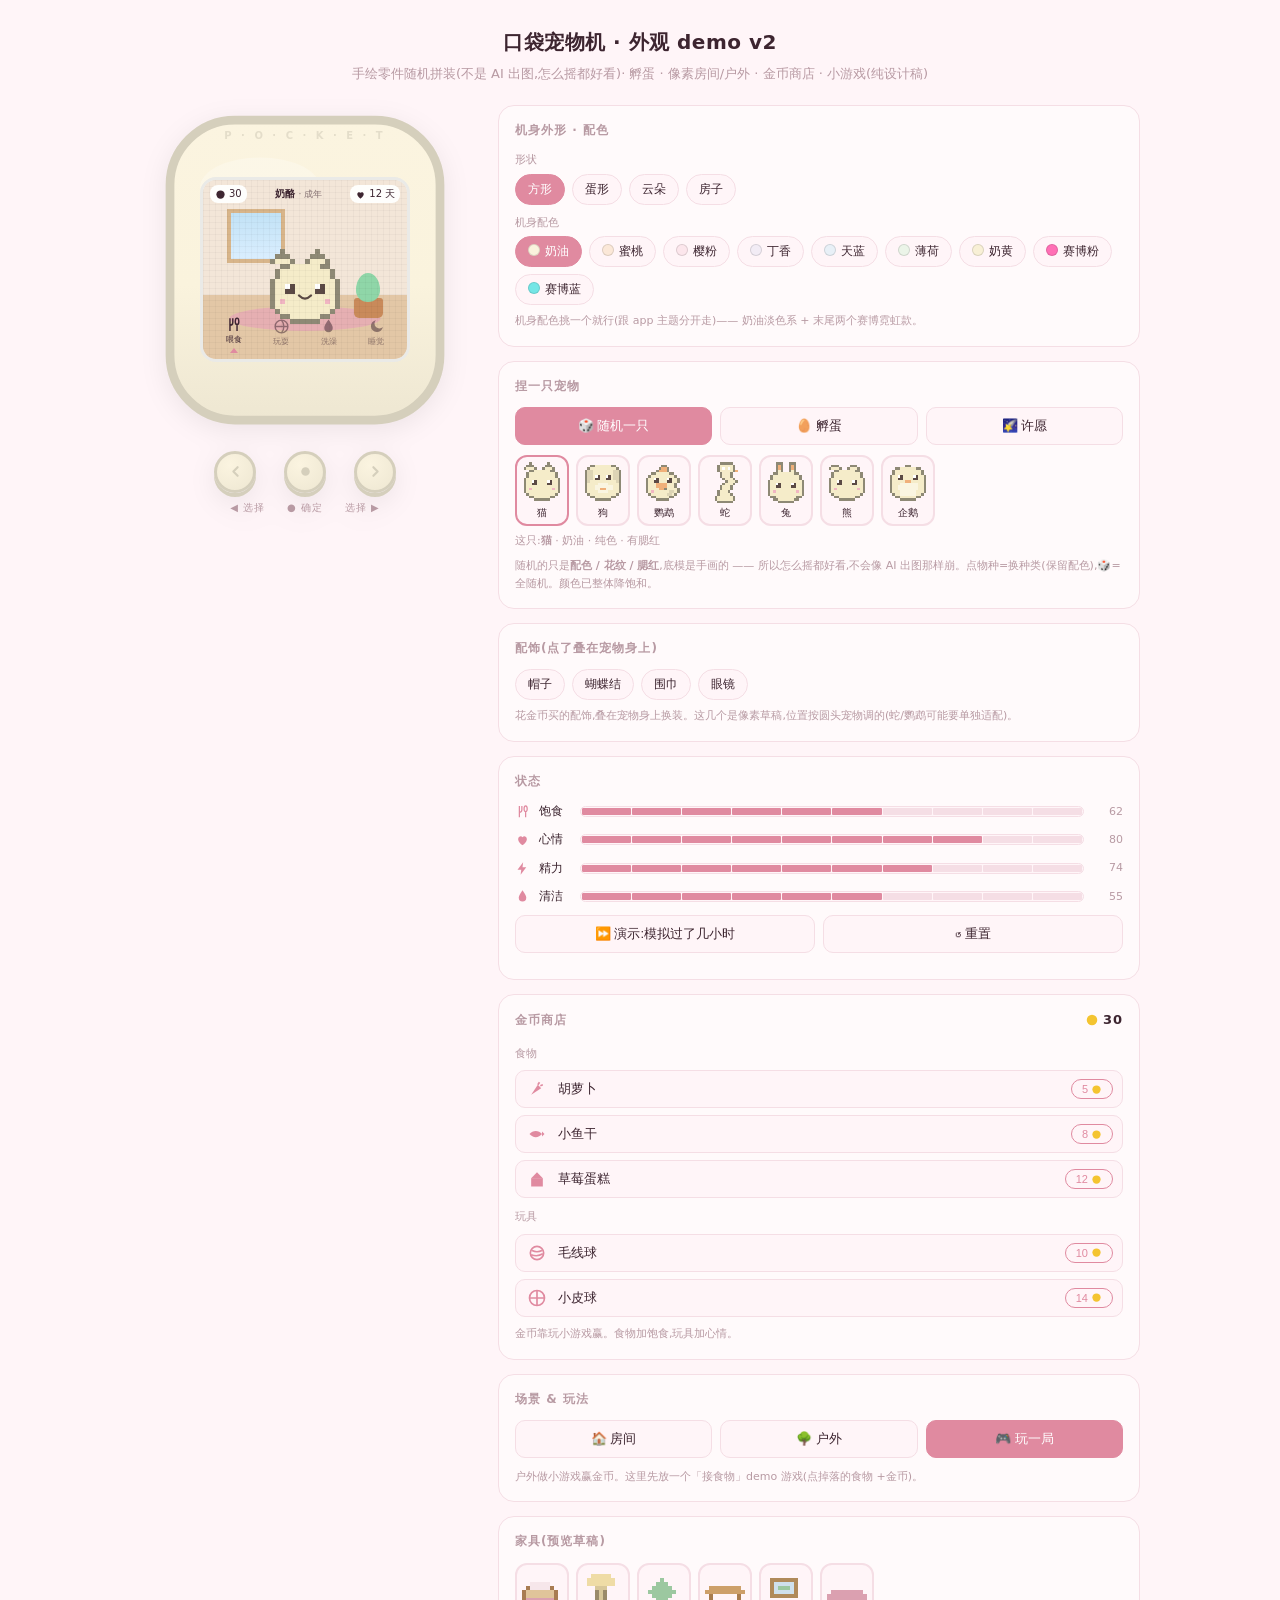
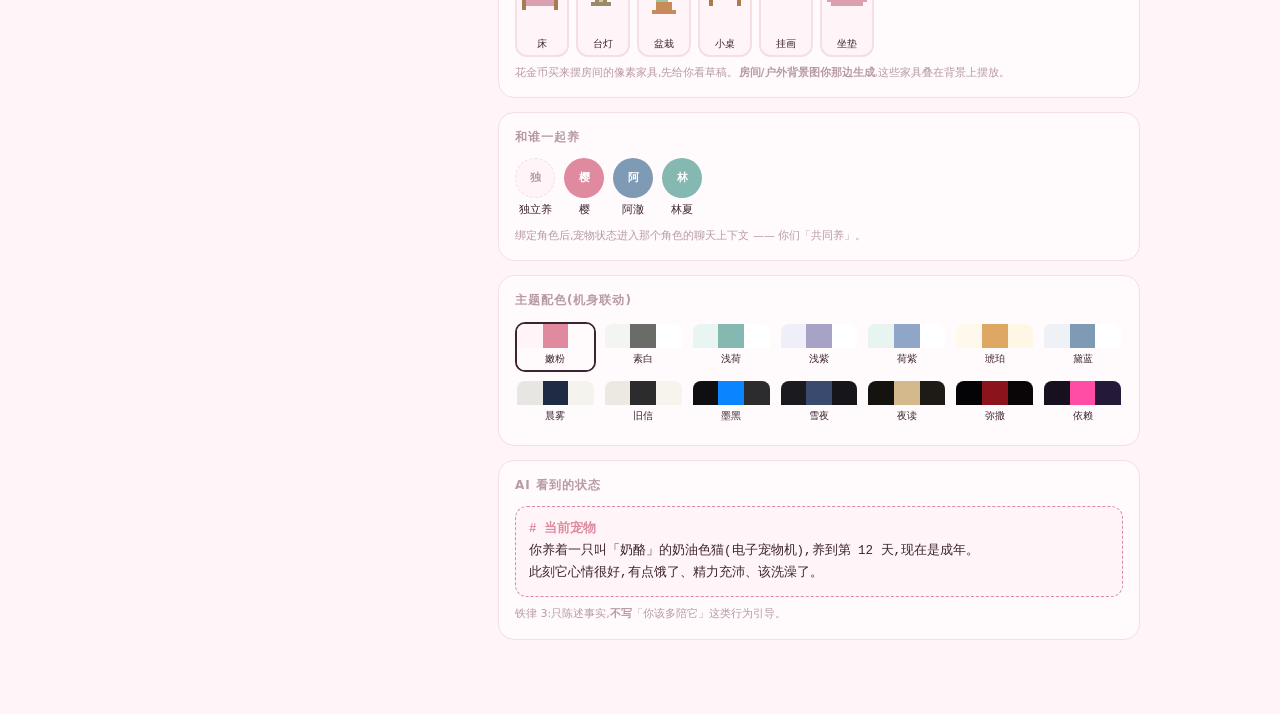
<file: docs/pet-machine-demo.html>
<!DOCTYPE html>
<html lang="zh-CN">
<head>
<meta charset="UTF-8">
<meta name="viewport" content="width=device-width, initial-scale=1.0">
<title>宠物机 · 外观 demo v2</title>
<!--
  宠物机(电子宠物机)外观设计稿 v2 — 纯静态,不接入 app。
  本版新增:
    1) 程序化宠物生成器 —— 手绘像素底模 × 随机配色 × 随机花纹 × 腮红。
       关键点:随机的是「换色 / 花纹」,底模是手画的,所以怎么摇都好看,
       不是 AI 出图(回应 user「AI 生成不好看」的担心)。
    2) 孵蛋:给一颗蛋,敲一敲孵出随机宠物。
    3) 像素房间 / 户外背景(参考角落生物宠物机的场景)。
    4) 金币 + 商店(食物 / 玩具)+ 户外小游戏赚金币的闭环。
    5) 顶部挂绳孔做成更清楚的椭圆环(回应 user 的疑问)。
  配色仍全部从主题变量(--accent / --bg / --surface / --border)派生,
  13 套主题各有一台对应配色的机子。宠物本体用自己的随机配色,不跟主题变。
-->
<style>
  :root{
    --bg:#FFF5F8; --fg:#3D2530; --surface:#FFFAFB; --muted:#B89AA3;
    --border:#F5DEE5; --accent:#E08AA0;
    --shell-hi:#f3c3d1; --shell:#E08AA0; --shell-lo:#c97690; --shell-edge:#a85f72;
    --screen-bg:#fff3f6; --screen-edge:#e9d2da; --screen-grid:rgba(0,0,0,.05);
  }
  *{box-sizing:border-box;-webkit-tap-highlight-color:transparent}
  html,body{margin:0}
  body{
    font-family:"Hiragino Sans GB","PingFang SC","Microsoft YaHei",system-ui,sans-serif;
    background:var(--bg); color:var(--fg); min-height:100vh; padding:26px 16px 60px;
    transition:background .25s,color .25s; line-height:1.6;
  }
  .wrap{max-width:1000px; margin:0 auto}
  .hdr{text-align:center; margin-bottom:20px}
  .hdr h1{font-size:20px; margin:0 0 6px; letter-spacing:.5px}
  .hdr p{margin:0; color:var(--muted); font-size:13px}
  .layout{display:grid; grid-template-columns:330px 1fr; gap:28px; align-items:start}
  @media (max-width:780px){ .layout{grid-template-columns:1fr; gap:24px} }

  /* ===================== 宠物机 ===================== */
  .machine-col{display:flex; flex-direction:column; align-items:center; gap:12px; position:sticky; top:18px}
  @media (max-width:780px){ .machine-col{position:static} }
  .machine{position:relative; width:300px; filter:drop-shadow(0 6px 13px rgba(0,0,0,.07))}

  /* 顶部挂绳孔(椭圆环)*/
  .machine__strap{
    width:30px; height:30px; border-radius:50%;
    border:6px solid var(--shell-edge); background:var(--bg);
    margin:0 auto -13px; position:relative; z-index:2;
    box-shadow:inset 0 0 0 2px var(--shell-hi);
  }
  /* 机身轮廓用 SVG 渲染(支持方形/蛋形/云朵/房子),HTML 内容叠在上面 */
  .machine__shell{ position:relative; width:100%; aspect-ratio:120/132 }
  .shell-bg{ position:absolute; inset:0 } .shell-bg svg{ display:block }
  .machine__brand{ position:absolute; top:7%; left:0; right:0; text-align:center; font-size:10px; letter-spacing:3px; font-weight:700; color:var(--shell-edge); opacity:.6; user-select:none; z-index:1 }
  .machine[data-shape="house"] .machine__brand{ top:12% }

  .screen{
    position:absolute; z-index:1; border-radius:16px; overflow:hidden;
    background:var(--screen-bg); border:3px solid var(--screen-edge);
    box-shadow:inset 0 2px 8px rgba(0,0,0,.18);
  }
  .machine[data-shape="square"] .screen{ top:22%; left:15%; width:70%; height:56% }
  .machine[data-shape="egg"]    .screen{ top:25%; left:20%; width:60%; height:48% }
  .machine[data-shape="house"]  .screen{ top:33%; left:19%; width:62%; height:45% }
  .machine[data-shape="cloud"]  .screen{ top:32%; left:23%; width:54%; height:40% }
  .machine[data-shape="house"] .bob, .machine[data-shape="cloud"] .bob{ --px:4px }

  .row{display:flex;gap:7px;flex-wrap:wrap}
  .chip{border:1px solid var(--border);background:var(--bg);color:var(--fg);border-radius:18px;padding:6px 12px;font-size:12px;cursor:pointer;transition:all .12s}
  .chip:hover{border-color:var(--accent)} .chip.sel{background:var(--accent);color:#fff;border-color:var(--accent)}
  .swatch{width:12px;height:12px;border-radius:50%;display:inline-block;vertical-align:-1px;margin-right:5px;border:1px solid rgba(0,0,0,.12)}
  .screen::after{ /* LCD 点阵 */
    content:""; position:absolute; inset:0; pointer-events:none; z-index:3;
    background-image:linear-gradient(var(--screen-grid) 1px,transparent 1px),linear-gradient(90deg,var(--screen-grid) 1px,transparent 1px);
    background-size:6px 6px; opacity:.6;
  }
  .screen__top{
    position:absolute; top:5px; left:7px; right:7px; z-index:4;
    display:flex; justify-content:space-between; align-items:center; font-size:10px; color:var(--fg);
  }
  .hud{display:flex; gap:3px; align-items:center; background:color-mix(in srgb,var(--screen-bg) 70%,#fff); border-radius:8px; padding:1px 5px}
  .hud svg{width:11px;height:11px}
  .screen__name{font-weight:700; font-size:10px}
  .screen__name span{opacity:.6; font-weight:400; font-size:9px}

  /* 场景背景 */
  .scene{position:absolute; inset:0; z-index:1; overflow:hidden}
  .scene b{position:absolute; display:block}
  /* 房间 */
  .rm-wall{inset:0 0 36% 0; background:#f3e6d8}
  .rm-floor{inset:64% 0 0 0; background:#e3c7a6}
  .rm-window{left:12%; top:16%; width:28%; height:30%; background:linear-gradient(#bfe1f5,#dcefff)}
  .rm-window2{left:12%; top:16%; width:28%; height:30%; border:3px solid #d8b58a; box-shadow:inset 0 0 0 1px #d8b58a}
  .rm-rug{left:50%; bottom:16%; width:74%; height:14%; transform:translateX(-50%); background:#e9a6b8; border-radius:50%; opacity:.7}
  .rm-pot{right:12%; bottom:23%; width:14%; height:11%; background:#c98a5a; border-radius:3px 3px 5px 5px}
  .rm-leaf{right:13%; bottom:32%; width:12%; height:16%; background:#8fd6a8; border-radius:50% 50% 50% 50%/60% 60% 40% 40%}
  /* 户外 */
  .ou-sky{inset:0 0 30% 0; background:linear-gradient(#bfe3f7,#e6f4ff)}
  .ou-ground{inset:70% 0 0 0; background:#a7d486}
  .ou-ground2{inset:70% 0 0 0; background:repeating-linear-gradient(90deg,transparent 0 14px,#98c878 14px 16px)}
  .ou-sun{left:13%; top:12%; width:34px; height:34px; background:#ffd95e; border-radius:50%; box-shadow:0 0 0 4px rgba(255,217,94,.35)}
  .ou-cloud{right:16%; top:16%; width:40px; height:16px; background:#fff; border-radius:12px; box-shadow:-12px 4px 0 -2px #fff,12px 4px 0 -3px #fff}
  .ou-trunk{right:18%; bottom:24%; width:8px; height:18%; background:#a6704a}
  .ou-tree{right:11%; bottom:34%; width:22%; height:24%; background:#7cc48c; border-radius:50%}

  .screen__pet{position:absolute; left:0; right:0; top:12%; bottom:30px; display:flex; align-items:flex-end; justify-content:center; z-index:2}
  .bob{position:relative; --px:5px; animation:bob 2.6s ease-in-out infinite; transform-origin:bottom center}
  .acc-layers{position:absolute; top:0; left:0; z-index:2; pointer-events:none}
  .acc-layers .px-grid{position:absolute; top:0; left:0}
  .bob.hop{animation:hop .5s ease}
  @keyframes bob{0%,100%{transform:translateY(0) scaleY(1)}50%{transform:translateY(-7%) scaleY(1.02)}}
  @keyframes hop{0%{transform:translateY(0)}30%{transform:translateY(-32%) scaleY(1.06)}60%{transform:translateY(0) scaleY(.94)}100%{transform:translateY(0)}}
  @keyframes shake{0%,100%{transform:translateX(0)}25%{transform:translateX(-3px) rotate(-4deg)}75%{transform:translateX(3px) rotate(4deg)}}
  .bob.shake{animation:shake .3s ease}
  .px-grid{display:grid; grid-template-columns:repeat(16,var(--px,9px)); line-height:0}
  .px-grid i{width:var(--px,9px); height:var(--px,9px); display:block}
  .mouth{position:absolute; left:50%; top:52%; transform:translateX(-50%); width:calc(var(--px) * 3.6); z-index:3; pointer-events:none}
  .mouth svg{width:100%; height:auto; display:block}
  .shadow{position:absolute; left:50%; bottom:26px; transform:translateX(-50%); width:84px; height:11px; border-radius:50%; background:rgba(0,0,0,.12); z-index:1}

  .screen__acts{position:absolute; left:0; right:0; bottom:4px; z-index:4; display:flex; justify-content:space-around; align-items:flex-end; padding:0 7px}
  .act{display:flex; flex-direction:column; align-items:center; gap:1px; opacity:.5; transition:opacity .15s,transform .15s; cursor:pointer}
  .act svg{width:17px;height:17px;color:var(--fg)}
  .act .cur{width:0;height:0;border-left:4px solid transparent;border-right:4px solid transparent;border-bottom:5px solid var(--accent);opacity:0;transition:opacity .15s}
  .act.sel{opacity:1;transform:translateY(-2px)} .act.sel .cur{opacity:1}
  .act .label{font-size:8px;color:var(--fg)}

  .fx{position:absolute; z-index:5; pointer-events:none}
  .fx svg{width:14px;height:14px}
  @keyframes floatup{0%{transform:translateY(0) scale(.6);opacity:0}20%{opacity:1}100%{transform:translateY(-44px) scale(1);opacity:0}}

  /* 小游戏 */
  .target{position:absolute; z-index:5; cursor:pointer; animation:pop .15s ease}
  .target svg{width:22px;height:22px; filter:drop-shadow(0 2px 2px rgba(0,0,0,.2))}
  @keyframes pop{from{transform:scale(.3)}to{transform:scale(1)}}
  .game-hud{position:absolute; top:22px; left:50%; transform:translateX(-50%); z-index:6; background:rgba(0,0,0,.55); color:#fff; font-size:11px; padding:3px 10px; border-radius:20px; white-space:nowrap}
  /* 像素赛车小游戏 */
  .race{position:absolute; inset:0; z-index:6; overflow:hidden; background:#bfe3a8}
  .race .road{position:absolute; left:17%; right:17%; top:0; bottom:0; background:#7d828c}
  .race .lane-line{position:absolute; top:0; bottom:0; width:3px; transform:translateX(-50%); background:repeating-linear-gradient(#fff 0 10px, transparent 10px 22px)}
  .race .racer{position:absolute; bottom:11%; transform:translateX(-50%); transition:left .09s; z-index:2}
  .race .obstacle{position:absolute; width:15%; height:9%; transform:translateX(-50%); background:#e08a8a; border:2px solid #b85b5b; border-radius:3px; z-index:1}
  .race-hud{position:absolute; top:5px; left:50%; transform:translateX(-50%); background:rgba(0,0,0,.5); color:#fff; font-size:10px; padding:2px 9px; border-radius:10px; white-space:nowrap; z-index:3}

  .machine__btns{display:flex; justify-content:center; gap:28px; margin-top:16px}
  .pbtn{width:42px;height:42px;border-radius:50%;border:3px solid var(--shell-edge);
    background:radial-gradient(circle at 35% 30%,var(--shell-hi),var(--shell-lo));
    color:var(--shell-edge);display:flex;align-items:center;justify-content:center;cursor:pointer;
    box-shadow:0 4px 0 var(--shell-edge);transition:transform .08s,box-shadow .08s}
  .pbtn svg{width:17px;height:17px}
  .pbtn:active{transform:translateY(4px);box-shadow:0 0 0 var(--shell-edge)}
  .btnhint{text-align:center;font-size:10px;color:var(--muted);margin-top:7px;letter-spacing:1px}

  /* ===================== 控制面板 ===================== */
  .panel{background:var(--surface);border:1px solid var(--border);border-radius:16px;padding:15px 16px 16px;margin-bottom:14px}
  .panel h2{font-size:12px;margin:0 0 11px;letter-spacing:1px;color:var(--muted);text-transform:uppercase;font-weight:700;display:flex;justify-content:space-between;align-items:center}
  .panel h2 .coin{display:flex;gap:4px;align-items:center;color:var(--fg);font-size:13px}
  .panel h2 .coin svg{width:14px;height:14px;color:#f4c430}

  .btn{border:1px solid var(--border);background:var(--bg);color:var(--fg);border-radius:10px;padding:9px 12px;font-size:13px;cursor:pointer;transition:all .12s}
  .btn:hover{border-color:var(--accent)}
  .btn.primary{background:var(--accent);color:#fff;border-color:var(--accent)}
  .btnrow{display:flex;gap:8px;margin-bottom:10px}
  .btnrow .btn{flex:1}

  .species{display:flex;flex-wrap:wrap;gap:7px;margin-bottom:6px}
  .sp{border:2px solid var(--border);border-radius:12px;padding:5px 4px 3px;cursor:pointer;display:flex;flex-direction:column;align-items:center;gap:2px;background:var(--bg);width:54px;transition:border-color .12s,transform .1s}
  .sp:hover{transform:translateY(-2px)} .sp.sel{border-color:var(--accent)}
  .sp .px-grid{--px:2.6px} .sp .nm{font-size:10px}
  .petmeta{font-size:11px;color:var(--muted);margin-top:4px}
  .hint{font-size:11px;color:var(--muted);margin-top:7px}

  .stat{display:flex;align-items:center;gap:9px;margin-bottom:9px}
  .stat svg{width:15px;height:15px;color:var(--accent);flex:none}
  .stat .lbl{width:32px;font-size:12px;flex:none}
  .bar{flex:1;height:11px;background:var(--bg);border:1px solid var(--border);border-radius:7px;overflow:hidden;display:flex;gap:1px;padding:1px}
  .bar i{flex:1;border-radius:1px;background:var(--border)} .bar i.on{background:var(--accent)}
  .stat .val{width:30px;text-align:right;font-size:11px;color:var(--muted)}

  .shop{display:flex;flex-direction:column;gap:7px}
  .shop .sub{font-size:11px;color:var(--muted);margin:3px 0 1px}
  .item{display:flex;align-items:center;gap:9px;border:1px solid var(--border);border-radius:10px;padding:6px 9px;background:var(--bg)}
  .item .ico{width:24px;height:24px;flex:none;display:flex;align-items:center;justify-content:center}
  .item .ico svg{width:20px;height:20px;color:var(--accent)}
  .item .nm{flex:1;font-size:12.5px}
  .item .buy{border:1px solid var(--accent);color:var(--accent);background:transparent;border-radius:14px;padding:3px 10px;font-size:11px;cursor:pointer;display:flex;gap:3px;align-items:center}
  .item .buy svg{width:11px;height:11px;color:#f4c430}
  .item .buy:hover{background:var(--accent);color:#fff}

  .coraise{display:flex;gap:9px;flex-wrap:wrap}
  .ava{display:flex;flex-direction:column;align-items:center;gap:3px;cursor:pointer;font-size:11px}
  .ava .face{width:40px;height:40px;border-radius:50%;display:flex;align-items:center;justify-content:center;color:#fff;font-weight:700;border:2px solid transparent;transition:border-color .12s}
  .ava.sel .face{border-color:var(--accent)}
  .ava.none .face{background:var(--bg)!important;color:var(--muted);border:1px dashed var(--border)}

  .themes{display:grid;grid-template-columns:repeat(auto-fill,minmax(70px,1fr));gap:7px}
  .theme-chip{cursor:pointer;border-radius:10px;overflow:hidden;border:2px solid transparent;transition:transform .1s}
  .theme-chip:hover{transform:translateY(-2px)} .theme-chip.sel{border-color:var(--fg)}
  .theme-chip .sw{height:24px;display:flex} .theme-chip .sw b{flex:1}
  .theme-chip .tl{font-size:10px;text-align:center;padding:3px 0;background:var(--surface);color:var(--fg)}

  .inject{background:var(--bg);border:1px dashed var(--accent);border-radius:12px;padding:12px 13px;font-size:12.5px;white-space:pre-wrap;line-height:1.75;font-family:"SF Mono",ui-monospace,Menlo,Consolas,monospace}
  .inject .k{color:var(--accent);font-weight:700}
  .note{font-size:11px;color:var(--muted);margin-top:8px}

  .toast{position:fixed;left:50%;bottom:30px;transform:translateX(-50%) translateY(20px);background:var(--fg);color:var(--bg);padding:9px 18px;border-radius:22px;font-size:13px;opacity:0;transition:all .25s;z-index:99;pointer-events:none}
  .toast.show{opacity:1;transform:translateX(-50%) translateY(0)}
</style>
</head>
<body>
<div class="wrap">
  <div class="hdr">
    <h1>口袋宠物机 · 外观 demo v2</h1>
    <p>手绘零件随机拼装(不是 AI 出图,怎么摇都好看)· 孵蛋 · 像素房间/户外 · 金币商店 · 小游戏(纯设计稿)</p>
  </div>

  <div class="layout">
    <!-- 左:宠物机 -->
    <div class="machine-col">
      <div class="machine" id="machine" data-shape="square">
        <div class="machine__shell">
          <div class="shell-bg" id="shellBg"></div>
          <div class="machine__brand">P · O · C · K · E · T</div>
          <div class="screen">
            <div class="scene" id="scene"></div>
            <div class="screen__top">
              <div class="hud" id="coinHud"><svg viewBox="0 0 24 24" fill="currentColor"><circle cx="12" cy="12" r="9"/></svg><span id="coins">30</span></div>
              <div class="screen__name"><b id="petName">奶酪</b> <span id="petStage">· 成年</span></div>
              <div class="hud"><svg viewBox="0 0 24 24" fill="currentColor"><path d="M12 21s-7-4.5-7-10a4 4 0 0 1 7-2.6A4 4 0 0 1 19 11c0 5.5-7 10-7 10z"/></svg><span id="petDays">12</span>天</div>
            </div>
            <div class="screen__pet"><div class="bob" id="bob"><div class="px-grid" id="petSprite"></div><div class="acc-layers" id="accLayers"></div><div class="mouth" id="mouth"></div></div></div>
            <div class="screen__acts" id="acts"></div>
          </div>
        </div>
        <div class="machine__btns">
          <div class="pbtn" id="btnA"><svg viewBox="0 0 24 24" fill="none" stroke="currentColor" stroke-width="3" stroke-linecap="round" stroke-linejoin="round"><path d="M15 6l-6 6 6 6"/></svg></div>
          <div class="pbtn" id="btnB"><svg viewBox="0 0 24 24" fill="currentColor"><circle cx="12" cy="12" r="6"/></svg></div>
          <div class="pbtn" id="btnC"><svg viewBox="0 0 24 24" fill="none" stroke="currentColor" stroke-width="3" stroke-linecap="round" stroke-linejoin="round"><path d="M9 6l6 6-6 6"/></svg></div>
        </div>
        <div class="btnhint">◀ 选择　　● 确定　　选择 ▶</div>
      </div>
    </div>

    <!-- 右:控制 -->
    <div>
      <div class="panel">
        <h2>机身外形 · 配色</h2>
        <div style="font-size:11px;color:var(--muted);margin-bottom:5px">形状</div>
        <div class="row" id="shapeChips"></div>
        <div style="font-size:11px;color:var(--muted);margin:9px 0 5px">机身配色</div>
        <div class="row" id="skinChips"></div>
        <div class="hint">机身配色挑一个就行(跟 app 主题分开走)—— 奶油淡色系 + 末尾两个赛博霓虹款。</div>
      </div>

      <div class="panel">
        <h2>捏一只宠物</h2>
        <div class="btnrow">
          <button class="btn primary" id="rollBtn">🎲 随机一只</button>
          <button class="btn" id="eggBtn">🥚 孵蛋</button>
          <button class="btn" id="wishBtn">🌠 许愿</button>
        </div>
        <div id="wishRow" style="display:none; gap:6px; margin-bottom:8px">
          <input id="wishInput" placeholder="描述你想要的小动物…(比如:戴帽子的小水獭)" style="flex:1; padding:8px 10px; border:1px solid var(--border); border-radius:9px; background:var(--bg); color:var(--fg); font-size:13px">
          <button class="btn primary" id="wishGo" style="flex:none">生成</button>
        </div>
        <div class="species" id="species"></div>
        <div class="petmeta" id="petMeta"></div>
        <div class="hint">随机的只是<b>配色 / 花纹 / 腮红</b>,底模是手画的 —— 所以怎么摇都好看,不会像 AI 出图那样崩。点物种=换种类(保留配色),🎲=全随机。颜色已整体降饱和。</div>
      </div>

      <div class="panel">
        <h2>配饰(点了叠在宠物身上)</h2>
        <div class="row" id="accChips"></div>
        <div class="hint">花金币买的配饰,叠在宠物身上换装。这几个是像素草稿,位置按圆头宠物调的(蛇/鹦鹉可能要单独适配)。</div>
      </div>

      <div class="panel">
        <h2>状态</h2>
        <div id="stats"></div>
        <div class="btnrow" style="margin-top:4px">
          <button class="btn" id="ffwd">⏩ 演示:模拟过了几小时</button>
          <button class="btn" id="reset">↺ 重置</button>
        </div>
      </div>

      <div class="panel">
        <h2><span>金币商店</span><span class="coin"><svg viewBox="0 0 24 24" fill="currentColor"><circle cx="12" cy="12" r="9"/></svg><b id="coins2">30</b></span></h2>
        <div class="shop" id="shop"></div>
        <div class="note">金币靠玩小游戏赢。食物加饱食,玩具加心情。</div>
      </div>

      <div class="panel">
        <h2>场景 & 玩法</h2>
        <div class="btnrow">
          <button class="btn" id="sceneRoom">🏠 房间</button>
          <button class="btn" id="sceneOut">🌳 户外</button>
          <button class="btn primary" id="playBtn">🎮 玩一局</button>
        </div>
        <div class="note">户外做小游戏赢金币。这里先放一个「接食物」demo 游戏(点掉落的食物 +金币)。</div>
      </div>

      <div class="panel">
        <h2>家具(预览草稿)</h2>
        <div class="species" id="furniture"></div>
        <div class="hint">花金币买来摆房间的像素家具,先给你看草稿。<b>房间/户外背景图你那边生成</b>,这些家具叠在背景上摆放。</div>
      </div>

      <div class="panel">
        <h2>和谁一起养</h2>
        <div class="coraise" id="coraise"></div>
        <div class="note">绑定角色后,宠物状态进入那个角色的聊天上下文 —— 你们「共同养」。</div>
      </div>

      <div class="panel">
        <h2>主题配色(机身联动)</h2>
        <div class="themes" id="themes"></div>
      </div>

      <div class="panel">
        <h2>AI 看到的状态</h2>
        <div class="inject" id="inject"></div>
        <div class="note">铁律 3:只陈述事实,<b>不写</b>「你该多陪它」这类行为引导。</div>
      </div>
    </div>
  </div>
</div>
<div class="toast" id="toast"></div>

<script>
/* ============ 主题(取自 theme.js,只取机身需要的色)============ */
const THEMES=[
  {id:'pink-metal',label:'嫩粉',bg:'#FFF5F8',fg:'#3D2530',surface:'#FFFAFB',accent:'#E08AA0',muted:'#B89AA3',border:'#F5DEE5'},
  {id:'misty-white',label:'素白',bg:'#F4F4F2',fg:'#3A3A38',surface:'#FFFFFF',accent:'#6B6B68',muted:'#9A9A95',border:'#E0DFDB'},
  {id:'light-mint',label:'浅荷',bg:'#E9F5F2',fg:'#243634',surface:'#FFFFFF',accent:'#84B8B1',muted:'#7FA7A1',border:'#B4DED6'},
  {id:'night-violet',label:'浅紫',bg:'#F0EEF8',fg:'#2F2C3E',surface:'#FFFFFF',accent:'#A6A3C7',muted:'#9A97B2',border:'#D2CEEA'},
  {id:'deep-teal',label:'荷紫',bg:'#E7F4F0',fg:'#2B3340',surface:'#FFFFFF',accent:'#8FA6C8',muted:'#8B96A4',border:'#C6D4E4'},
  {id:'warm-amber',label:'琥珀',bg:'#FFF8EC',fg:'#3A2A18',surface:'#FFF7E6',accent:'#DDA863',muted:'#A8927A',border:'#F0E0BE'},
  {id:'blue-grey-serif',label:'黛蓝',bg:'#EEF1F5',fg:'#171A21',surface:'#FFFFFF',accent:'#7E9AB5',muted:'#8895A5',border:'#E0E6EE'},
  {id:'glass-ink-dawn',label:'晨雾',bg:'#E8E6E2',fg:'#1A1A1F',surface:'#F5F3EE',accent:'#1F2A44',muted:'#7A7A7E',border:'#D0CEC8'},
  {id:'script-letter',label:'旧信',bg:'#ECE9E2',fg:'#1A1A1A',surface:'#F6F4ED',accent:'#2C2C2C',muted:'#8A8A85',border:'#D6D2C8'},
  {id:'dark',label:'墨黑',bg:'#0F0F12',fg:'#F5F5F7',surface:'#2C2C2E',accent:'#0A84FF',muted:'#98989D',border:'#38383A'},
  {id:'glass-ink-night',label:'雪夜',bg:'#1A1A1F',fg:'#ECECEC',surface:'#16161A',accent:'#3A4A6E',muted:'#888890',border:'#2A2A30'},
  {id:'script-night',label:'夜读',bg:'#15130F',fg:'#E8E2D2',surface:'#1E1B16',accent:'#D4B98C',muted:'#7A7468',border:'#2A2620'},
  {id:'gothic-mass',label:'弥撒',bg:'#040305',fg:'#CFC3C3',surface:'#0A0506',accent:'#8B131C',muted:'#6B5358',border:'#4A0D12'},
  // 赛博「依赖」—— 参考主播女孩重度依赖:深紫黑底 + 霓虹粉主色 + 青色次色
  {id:'cyber',label:'依赖',bg:'#16101F',fg:'#EAFBFF',surface:'#241A38',accent:'#FF4DA6',muted:'#6FD3D6',border:'#46305C'},
];
function hx(h){h=h.replace('#','');if(h.length===3)h=h.split('').map(c=>c+c).join('');return[parseInt(h.slice(0,2),16),parseInt(h.slice(2,4),16),parseInt(h.slice(4,6),16)];}
function tohex(r){return'#'+r.map(v=>Math.max(0,Math.min(255,Math.round(v))).toString(16).padStart(2,'0')).join('');}
function mix(a,b,t){const A=hx(a),B=hx(b);return tohex(A.map((v,i)=>v+(B[i]-v)*t));}
const lighten=(h,t)=>mix(h,'#ffffff',t), darken=(h,t)=>mix(h,'#000000',t), lum=h=>{const[r,g,b]=hx(h);return(.299*r+.587*g+.114*b)/255;};
// 降饱和:把颜色往自身灰度拉一点,得到柔和的奶油/马卡龙感
const mute=(h,t)=>{const[r,g,b]=hx(h);const y=.299*r+.587*g+.114*b;return tohex([r,g,b].map(v=>v+(y-v)*t));};
function mutePalette(p){const o=Object.assign({},p);['b','s','a','l'].forEach(k=>{if(o[k])o[k]=mute(o[k],.34);});return o;}
function applyTheme(t){
  const r=document.documentElement.style;
  ['bg','fg','surface','muted','border','accent'].forEach(k=>r.setProperty('--'+k,t[k]));
  r.setProperty('--shell-hi',lighten(t.accent,.30)); r.setProperty('--shell',t.accent);
  r.setProperty('--shell-lo',darken(t.accent,.14)); r.setProperty('--shell-edge',darken(t.accent,.32));
  const sb=mix(t.surface,t.accent,.10); r.setProperty('--screen-bg',sb);
  r.setProperty('--screen-edge',darken(sb,.12));
  r.setProperty('--screen-grid',lum(sb)>.5?'rgba(0,0,0,.055)':'rgba(255,255,255,.05)');
}

/* ============ 机身形状 + 配色(奶油色系可单独选,跟主题分开)============ */
const SHAPES=[{id:'square',label:'方形'},{id:'egg',label:'蛋形'},{id:'cloud',label:'云朵'},{id:'house',label:'房子'}];
const CREAM=[{id:'cream',label:'奶油',c:'#FAF3DD'},{id:'peach',label:'蜜桃',c:'#FBE8D8'},{id:'pink',label:'樱粉',c:'#FCE6EC'},{id:'lilac',label:'丁香',c:'#F2ECF5'},{id:'sky',label:'天蓝',c:'#E8F0F7'},{id:'mint',label:'薄荷',c:'#EBF4E8'},{id:'butter',label:'奶黄',c:'#F8F0D6'},{id:'cyberpink',label:'赛博粉',c:'#FF6FB5'},{id:'cybercyan',label:'赛博蓝',c:'#74E6E6'}];
function currentSkin(){
  // 机身只用奶油色系(已删「跟随主题」),全是淡色。渐变/描边都很轻,保持通透。
  const base=(CREAM.find(c=>c.id===state.machineColor)||CREAM[0]).c;
  const main=base;
  const hi=lighten(main,0.10),lo=darken(main,0.05),edge=darken(main,0.15);
  const sb=mix('#ffffff',main,0.12);
  return {main,hi,lo,edge,screenBg:sb,screenEdge:darken(sb,0.08),grid:lum(sb)>.5?'rgba(0,0,0,.05)':'rgba(255,255,255,.05)'};
}
function buildShellSVG(shape,sk){
  const g=`<defs><linearGradient id="sg" x1="0" y1="0" x2="0" y2="1"><stop offset="0" stop-color="${sk.hi}"/><stop offset="0.55" stop-color="${sk.main}"/><stop offset="1" stop-color="${sk.lo}"/></linearGradient></defs>`;
  let p;
  if(shape==='square') p=`<rect x="6" y="6" width="108" height="120" rx="26" fill="url(#sg)" stroke="${sk.edge}" stroke-width="3.5"/>`;
  else if(shape==='egg') p=`<path d="M60 4C91 4 112 35 112 73C112 111 90 129 60 129C30 129 8 111 8 73C8 35 29 4 60 4Z" fill="url(#sg)" stroke="${sk.edge}" stroke-width="3.5"/>`;
  else if(shape==='house') p=`<path d="M60 7L106 45Q112 50 112 58L112 119Q112 127 104 127L16 127Q8 127 8 119L8 58Q8 50 14 45Z" fill="url(#sg)" stroke="${sk.edge}" stroke-width="3.5" stroke-linejoin="round"/>`;
  else p=`<path d="M32 120C9 120 2 96 17 87C0 78 5 52 26 56C19 32 49 25 57 43C64 21 96 23 96 48C120 41 130 71 109 84C124 95 113 120 90 113C85 126 49 128 47 112C40 122 38 122 32 120Z" fill="url(#sg)" stroke="${sk.edge}" stroke-width="3.5" stroke-linejoin="round"/>`;
  return `<svg viewBox="0 0 120 132" width="100%" height="100%" xmlns="http://www.w3.org/2000/svg">${g}${p}<ellipse cx="42" cy="33" rx="24" ry="12" fill="#fff" opacity="0.24"/></svg>`;
}
function applyMachineSkin(){
  const sk=currentSkin(),r=document.documentElement.style;
  r.setProperty('--shell-hi',sk.hi);r.setProperty('--shell',sk.main);r.setProperty('--shell-lo',sk.lo);r.setProperty('--shell-edge',sk.edge);
  r.setProperty('--screen-bg',sk.screenBg);r.setProperty('--screen-edge',sk.screenEdge);r.setProperty('--screen-grid',sk.grid);
  document.getElementById('machine').dataset.shape=state.shape;
  document.getElementById('shellBg').innerHTML=buildShellSVG(state.shape,sk);
}
function renderSkinChips(){
  document.getElementById('shapeChips').innerHTML=SHAPES.map(s=>`<button class="chip ${s.id===state.shape?'sel':''}" data-shape="${s.id}">${s.label}</button>`).join('');
  document.getElementById('skinChips').innerHTML=CREAM.map(c=>`<button class="chip ${state.machineColor===c.id?'sel':''}" data-skin="${c.id}"><span class="swatch" style="background:${c.c}"></span>${c.label}</button>`).join('');
  document.querySelectorAll('#shapeChips .chip').forEach(b=>b.onclick=()=>{state.shape=b.dataset.shape;applyMachineSkin();renderSkinChips();});
  document.querySelectorAll('#skinChips .chip').forEach(b=>b.onclick=()=>{state.machineColor=b.dataset.skin;applyMachineSkin();renderSkinChips();});
}

/* ============ 像素物种底模(16×16,手画;符号 o描边 b身体 s暗部 e眼 p腮红 l亮部 a特征)============ */
const SPECIES={
  cat:{label:'猫',grid:["...o......o.....","..ooo....ooo....",".obbbo..obbbo...","...oobbbbbboo...","..obbbbbbbbbbo..","..obbbbbbbbbbo..",".obbbbbbbbbbbbo.",".obbeebbbbeebbo.",".obbeebbbbeebbo.",".obbbbbbbbbbbbo.",".obpbbbbbbbbpbo.",".obbbbbbbbbbbbo.","..obbbbbbbbbbo..","...oobbbbbboo...",".....oooooo.....","................"]},
  dog:{label:'狗',grid:["................","...oobbbbbboo...","..obbbbbbbbbbo..",".ossbbbbbbbbsso.",".ossbbbbbbbbsso.",".ossbeebbeebsso.",".ossbeebbeebsso.",".osbbbbbbbbbbso.",".obbbbllllbbbbo.",".obbblllllllbbo.",".obbbllaalllbbo.",".obbbbllllbbbbo.","..obbbbbbbbbbo..","...oobbbbbboo...",".....oooooo.....","................"]},
  bird:{label:'鹦鹉',grid:["................",".......oo.......","......oaao......",".....oaaao......","...oobbbbboo....","..obbbbbbbbbo...",".obbeebbbeebbo..",".obbeebbbeebbo..",".obbbaaaabbbo..",".obbbaaaabbbo..",".obbbbaaobbbbo.",".obpbbbbbbssbo.","..obbbbbbssbo...","...oobbbbboo....",".....ooooo......","................"]},
  snake:{label:'蛇',grid:["......ooooo.....",".....obbbbbo....",".....obebebo....",".....obbbbboa...","......obbbo.....","......obbbo.....",".......obbbo....","........obbbo...",".......obbbo....","......obbbo.....","......obbbo.....",".....obbbo......",".....obbbbo.....","....obbbbbbo....","....obbbbbbo....",".....oooooo....."]},
  bunny:{label:'兔',grid:["....ooo..ooo....","....oao..oao....","....oao..oao....","....obo..obo....","...oobbbbbboo...","..obbbbbbbbbbo..","..obbbbbbbbbbo..",".obbbbbbbbbbbbo.",".obbeebbbbeebbo.",".obbeebbbbeebbo.",".obbbbbbbbbbbbo.",".obpbbbbbbbbpbo.",".obbbbbbbbbbbbo.","..oobbbbbbbboo..","...oobbbbbboo...",".....oooooo....."]},
  bear:{label:'熊',grid:["................","..ooo....ooo....",".obbbo..obbbo...","...oobbbbbboo...","..obbbbbbbbbbo..","..obbbbbbbbbbo..",".obbbbbbbbbbbbo.",".obbeebbbbeebbo.",".obbeebbbbeebbo.",".obbbbbbbbbbbbo.",".obpbbbbbbbbpbo.",".obbbbbbbbbbbbo.","..obbbbbbbbbbo..","...oobbbbbboo...",".....oooooo.....","................"]},
  penguin:{label:'企鹅',grid:["................",".......oo.......","...oobbbbbboo...","..obbbbbbbbbbo..","..obbbbbbbbbbo..",".obbeebbbbeebbo.",".obbeebbbbeebbo.",".obbbbbaabbbbbo.",".obbblllllllbbo.",".obbllllllllbbo.",".obbllllllllbbo.",".obbbllllllbbbo.","..obbllllllbbo..","...oobbbbbboo...",".....oooooo.....","................"]},
};
const SP_KEYS=Object.keys(SPECIES);
const EGG_GRID=["................",".....oooo.......","....obbbbo......","...obbbbbbo.....","..obbbbbbbbo....","..obbsbbbbbo....",".obbbbbbbsbbo...",".obbbbbbbbbbo...",".obbsbbbbbbbo...",".obbbbbbbsbbo...","..obbbbbbbbo....","..obbbbbbbbo....","...obbbbbbo.....","....oooooo......","................","................"];
const EGG_PAL={o:'#d9c9a0',b:'#fff7e6',s:'#ecdcb0',e:'#000',p:'#000',l:'#fff',a:'#000'};

/* ============ 精选配色(手挑,任意组合都可爱)============ */
// 配色取自 user 的乳胶漆色卡(柔和粉彩)。每个只给"身体主色 + 特征色",
// 描边/暗部/亮部由主色派生,眼睛统一柔和深褐(豆豆眼)。
function makePal(b,a){return {b,s:darken(b,.10),o:darken(b,.42),l:lighten(b,.45),a:a||'#f0b07a',p:'#f1b6c2',e:'#5b4a45'};}
const PAL_DEFS={
  cream:['奶油','#F5ECC9'], butter:['奶黄','#F2E6B8'], peach:['蜜桃','#F8DCC2'], apricot:['杏','#F8DCBE'],
  pink:['樱粉','#F8D2DC'], rose:['玫瑰','#F4C4CC'], salmon:['蜜桔','#F6D8CE'],
  lilac:['丁香','#E8DCEC'], violet:['薰衣','#E4DCEE'],
  sky:['天蓝','#D6E2EE'], blue:['湖蓝','#CFE0EC'], mint:['薄荷','#DCEAD8'], green:['抹茶','#D8E6CC'], grey:['灰','#E3E5E6'],
};
const PALETTES={}; for(const k in PAL_DEFS){const d=PAL_DEFS[k];PALETTES[k]={label:d[0],...makePal(d[1])};}
const PAL_KEYS=Object.keys(PALETTES);
const PATTERNS={plain:'纯色',belly:'白肚皮',spots:'圆点',stripes:'条纹'};
const NAMES=['团子','奶酪','麻薯','布丁','冰沙','抹茶','可可','芋圆','丸子','棉花','糯米','豆沙','芝麻','桃酥','椰果','栗子'];
const pick=a=>a[Math.floor(Math.random()*a.length)];

/* 拼装:底模 + 花纹 overlay + 腮红开关。只改 'b' 格,不动眼睛/描边 */
function assemble(spKey,pattern,blush){
  const g=SPECIES[spKey].grid.map(r=>r.padEnd(16,'.').split(''));
  const set=(r,c,v)=>{if(g[r]&&g[r][c]==='b')g[r][c]=v;};
  if(pattern==='belly') for(let r=8;r<=12;r++)for(let c=5;c<=10;c++)set(r,c,'l');
  if(pattern==='spots') [[6,5],[6,10],[9,4],[9,11],[8,8],[11,6]].forEach(([r,c])=>set(r,c,'s'));
  if(pattern==='stripes')[6,8,10].forEach(r=>{for(let c=2;c<14;c++)set(r,c,'s');});
  if(!blush) g.forEach(row=>row.forEach((ch,i)=>{if(ch==='p')row[i]='b';}));
  return g.map(a=>a.join(''));
}
function buildPet(spKey,palKey,pattern,blush,name){
  return {species:spKey,palKey,pattern,blush,name,palette:PALETTES[palKey],grid:assemble(spKey,pattern,blush)};
}
function randomPet(spKey){
  return buildPet(spKey||pick(SP_KEYS),pick(PAL_KEYS),pick(Object.keys(PATTERNS)),Math.random()<0.7,pick(NAMES));
}
function spriteHTML(grid,pal,noEyes){
  const R=[];for(let r=0;r<16;r++)R.push((grid[r]||'').padEnd(16,'.'));
  let s='';
  for(let r=0;r<16;r++)for(let c=0;c<16;c++){
    let ch=R[r][c];
    if(ch==='e'&&!noEyes){
      // 豆豆眼:眼块左上角一格给白色高光,显得水汪汪
      const up=r>0?R[r-1][c]:'.', lf=c>0?R[r][c-1]:'.';
      s+=`<i style="background:${(up!=='e'&&lf!=='e')?'#ffffff':pal.e}"></i>`; continue;
    }
    if(ch==='e') ch='b';
    const col=pal[ch]; s+=col?`<i style="background:${col}"></i>`:'<i></i>';
  }
  return s;
}

/* ============ 状态 ============ */
const ACTIONS=[
  {key:'feed',label:'喂食',icon:'<svg viewBox="0 0 24 24" fill="none" stroke="currentColor" stroke-width="2"><path d="M7 3v18M11 3v6a4 4 0 0 1-4 4M17 3c-1.5 0-2.5 2-2.5 5s1 4 2.5 4 2.5-1 2.5-4-1-5-2.5-5zM17 12v9"/></svg>'},
  {key:'play',label:'玩耍',icon:'<svg viewBox="0 0 24 24" fill="none" stroke="currentColor" stroke-width="2"><circle cx="12" cy="12" r="9"/><path d="M3 12h18M12 3a14 14 0 0 1 0 18"/></svg>'},
  {key:'bath',label:'洗澡',icon:'<svg viewBox="0 0 24 24" fill="currentColor"><path d="M12 2C8 8 6 11 6 14a6 6 0 0 0 12 0c0-3-2-6-6-12z"/></svg>'},
  {key:'sleep',label:'睡觉',icon:'<svg viewBox="0 0 24 24" fill="currentColor"><path d="M21 12.8A8.5 8.5 0 1 1 11.2 3a6.5 6.5 0 0 0 9.8 9.8z"/></svg>'},
];
const STAT_DEF=[
  {key:'hunger',label:'饱食',icon:'<svg viewBox="0 0 24 24" fill="none" stroke="currentColor" stroke-width="2"><path d="M7 3v18M11 3v6a4 4 0 0 1-4 4M17 3c-1.5 0-2.5 2-2.5 5s1 4 2.5 4 2.5-1 2.5-4-1-5-2.5-5zM17 12v9"/></svg>'},
  {key:'mood',label:'心情',icon:'<svg viewBox="0 0 24 24" fill="currentColor"><path d="M12 21s-7-4.5-7-10a4 4 0 0 1 7-2.6A4 4 0 0 1 19 11c0 5.5-7 10-7 10z"/></svg>'},
  {key:'energy',label:'精力',icon:'<svg viewBox="0 0 24 24" fill="currentColor"><path d="M13 2L4 14h6l-1 8 9-12h-6z"/></svg>'},
  {key:'clean',label:'清洁',icon:'<svg viewBox="0 0 24 24" fill="currentColor"><path d="M12 2C8 8 6 11 6 14a6 6 0 0 0 12 0c0-3-2-6-6-12z"/></svg>'},
];
const FOODS=[
  {name:'胡萝卜',cost:5,hunger:15,mood:3,icon:'<svg viewBox="0 0 24 24" fill="currentColor"><path d="M5 19l8-12 4 4z"/><path d="M13 7l2-3M16 8l3-1" stroke="currentColor" stroke-width="2"/></svg>'},
  {name:'小鱼干',cost:8,hunger:25,mood:6,icon:'<svg viewBox="0 0 24 24" fill="currentColor"><path d="M3 12c4-5 11-5 15 0-4 5-11 5-15 0z"/><path d="M18 9l3 3-3 3z"/></svg>'},
  {name:'草莓蛋糕',cost:12,hunger:20,mood:14,icon:'<svg viewBox="0 0 24 24" fill="currentColor"><path d="M5 21V11h14v10z"/><path d="M5 11l7-7 7 7z"/></svg>'},
];
const TOYS=[
  {name:'毛线球',cost:10,mood:18,icon:'<svg viewBox="0 0 24 24" fill="none" stroke="currentColor" stroke-width="2"><circle cx="12" cy="12" r="8"/><path d="M6 9c4 2 8 2 12 0M5 14c5 2 9 2 14-1"/></svg>'},
  {name:'小皮球',cost:14,mood:26,icon:'<svg viewBox="0 0 24 24" fill="none" stroke="currentColor" stroke-width="2"><circle cx="12" cy="12" r="9"/><path d="M3 12h18M12 3v18"/></svg>'},
];
const CHARS=[{id:'c1',name:'樱',color:'#e08aa0'},{id:'c2',name:'阿澈',color:'#7e9ab5'},{id:'c3',name:'林夏',color:'#84b8b1'}];
// 配饰:叠在宠物身上的 overlay(16×16,跟宠物对齐)。可多选叠加。
const ACCESSORIES=[
  {id:'hat',label:'帽子',palette:{H:'#d98a9e',h:'#bf7488'},grid:["................","................","....HHHHHHHH....","...HHHHHHHHHH...","....hhhhhhhh....","................","................","................","................","................","................","................","................","................","................","................"]},
  {id:'bow',label:'蝴蝶结',palette:{R:'#e69aae',k:'#c97d92'},grid:["................","................",".........R.R....",".........RkR....",".........R.R....","................","................","................","................","................","................","................","................","................","................","................"]},
  {id:'scarf',label:'围巾',palette:{S:'#8fbac4',s:'#6f9aa4'},grid:["................","................","................","................","................","................","................","................","................","................","................","..SSSSSSSSSS....","...s......s.....","................","................","................"]},
  {id:'glasses',label:'眼镜',palette:{G:'#5a5560',W:'#dfe9ee'},grid:["................","................","................","................","................","................","..GGGG.GGGG.....","..GWWG.GWWG.....","..GGGG.GGGG.....","................","................","................","................","................","................","................"]},
];
// 家具:花金币买来摆房间的像素物件(预览草稿)
const FURNITURE=[
  {id:'bed',label:'床',palette:{W:'#f6e6ea',b:'#e0c49a',o:'#a87c52',B:'#dba0b0'},grid:["................","................","................",".....WWWWW......","....oWWWWWo.....","...obbbbbbbo....","...obbbbbbbo....","...oBBBBBBBo....","...oBBBBBBBo....","...o.......o....","................","................","................","................","................","................"]},
  {id:'lamp',label:'台灯',palette:{L:'#efdca6',o:'#9a8a6a',n:'#d8c79a'},grid:["................",".....LLLLL......","....LLLLLLL.....","....LLLLLLL.....","......nnn.......","......ono.......","......ono.......","......ono.......",".....ooooo......","................","................","................","................","................","................","................"]},
  {id:'plant',label:'盆栽',palette:{G:'#9cc8a0',P:'#c98a5a'},grid:["................","................",".......G........","......GGG.......",".....GGGGG......","....GGGGGGG.....",".....GGGGG......","......GGG.......","......PPPP......","......PPPP......",".....PPPPPP.....","................","................","................","................","................"]},
  {id:'table',label:'小桌',palette:{T:'#cda06a',o:'#a87c4e'},grid:["................","................","................","................","....TTTTTTTT....","...TTTTTTTTTT...","....o......o....","....o......o....","....o......o....","................","................","................","................","................","................","................"]},
  {id:'pic',label:'挂画',palette:{F:'#b08a5a',a:'#cfe0ec',i:'#9cc8a0'},grid:["................","................","....FFFFFFF.....","....FaaaaaF.....","....FaiiiaF.....","....FaaaaaF.....","....FFFFFFF.....","................","................","................","................","................","................","................","................","................"]},
  {id:'cushion',label:'坐垫',palette:{C:'#dba0b0'},grid:["................","................","................","................","................","....CCCCCCCC....","...CCCCCCCCCC...","...CCCCCCCCCC...","....CCCCCCCC....","................","................","................","................","................","................","................"]},
];

const state={pet:buildPet('cat','cream','plain',true,'奶酪'),isEgg:false,eggTaps:0,days:12,cursor:0,coins:30,scene:'room',coraise:null,lastAction:null,gameActive:false,_gameIv:null,
  shape:'square',machineColor:'cream',theme:null,accessories:new Set(),
  stats:{hunger:62,mood:80,energy:74,clean:55}};
const stageOf=d=>d<=0?'蛋':d<3?'幼年':d<7?'少年':'成年';
const clamp=v=>Math.max(0,Math.min(100,v));

function renderSprite(){
  const grid=state.isEgg?EGG_GRID:state.pet.grid, pal=state.isEgg?EGG_PAL:state.pet.palette;
  document.getElementById('petSprite').innerHTML=spriteHTML(grid,pal);
  document.getElementById('accLayers').innerHTML=state.isEgg?'':[...state.accessories].map(id=>{const a=ACCESSORIES.find(x=>x.id===id);return a?`<div class="px-grid">${spriteHTML(a.grid,a.palette)}</div>`:'';}).join('');
  document.getElementById('petName').textContent=state.isEgg?'蛋':state.pet.name;
  document.getElementById('petStage').textContent='· '+(state.isEgg?'孵化中':stageOf(state.days));
  document.getElementById('petDays').textContent=state.days;
  renderMouth(); renderMeta();
}
function renderMeta(){
  const m=document.getElementById('petMeta');
  if(state.isEgg){m.textContent='敲蛋 '+state.eggTaps+'/3 …';return;}
  const p=state.pet;
  m.innerHTML=`这只:<b>${SPECIES[p.species].label}</b> · ${PALETTES[p.palKey].label} · ${PATTERNS[p.pattern]}${p.blush?' · 有腮红':''}`;
}
function renderMouth(){
  const el=document.getElementById('mouth');
  if(state.isEgg){el.innerHTML='';return;}
  const m=state.stats.mood, col=state.pet.palette.e;
  const path=m>=60?'M2 3 Q6 7 10 3':m>=30?'M3.5 5 L8.5 5':'M2 6 Q6 2 10 6';
  el.innerHTML=`<svg viewBox="0 0 12 8"><path d="${path}" fill="none" stroke="${col}" stroke-width="1.5" stroke-linecap="round"/></svg>`;
}
function renderActs(){
  const box=document.getElementById('acts');
  box.innerHTML=ACTIONS.map((a,i)=>`<div class="act ${i===state.cursor?'sel':''}" data-i="${i}">${a.icon}<span class="label">${a.label}</span><span class="cur"></span></div>`).join('');
  box.querySelectorAll('.act').forEach(el=>el.onclick=()=>{state.cursor=+el.dataset.i;renderActs();doAction();});
}
function renderStats(){
  document.getElementById('stats').innerHTML=STAT_DEF.map(s=>{const v=state.stats[s.key],on=Math.round(v/10);let b='';for(let i=0;i<10;i++)b+=`<i class="${i<on?'on':''}"></i>`;return`<div class="stat">${s.icon}<span class="lbl">${s.label}</span><span class="bar">${b}</span><span class="val">${v}</span></div>`;}).join('');
}
function renderCoins(){document.getElementById('coins').textContent=state.coins;document.getElementById('coins2').textContent=state.coins;}
function renderShop(){
  const ci='<svg viewBox="0 0 24 24" fill="currentColor"><circle cx="12" cy="12" r="9"/></svg>';
  const row=(it,kind)=>`<div class="item"><span class="ico">${it.icon}</span><span class="nm">${it.name}</span><button class="buy" data-kind="${kind}" data-name="${it.name}">${it.cost}${ci}</button></div>`;
  document.getElementById('shop').innerHTML='<div class="sub">食物</div>'+FOODS.map(f=>row(f,'food')).join('')+'<div class="sub">玩具</div>'+TOYS.map(t=>row(t,'toy')).join('');
  document.querySelectorAll('.buy').forEach(b=>b.onclick=()=>buy(b.dataset.kind,b.dataset.name));
}
function renderCoraise(){
  const box=document.getElementById('coraise');
  box.innerHTML=`<div class="ava none ${state.coraise===null?'sel':''}" data-id=""><span class="face">独</span>独立养</div>`+CHARS.map(c=>`<div class="ava ${state.coraise===c.id?'sel':''}" data-id="${c.id}"><span class="face" style="background:${c.color}">${c.name[0]}</span>${c.name}</div>`).join('');
  box.querySelectorAll('.ava').forEach(el=>el.onclick=()=>{state.coraise=el.dataset.id||null;renderCoraise();renderInject();});
}
function renderThemes(){
  document.getElementById('themes').innerHTML=THEMES.map((t,i)=>`<div class="theme-chip ${i===0?'sel':''}" data-id="${t.id}"><div class="sw"><b style="background:${t.bg}"></b><b style="background:${t.accent}"></b><b style="background:${t.surface}"></b></div><div class="tl">${t.label}</div></div>`).join('');
  document.querySelectorAll('.theme-chip').forEach(el=>el.onclick=()=>{document.querySelectorAll('.theme-chip').forEach(x=>x.classList.remove('sel'));el.classList.add('sel');state.theme=THEMES.find(t=>t.id===el.dataset.id);applyTheme(state.theme);applyMachineSkin();});
}
function renderSpecies(){
  document.getElementById('species').innerHTML=SP_KEYS.map(k=>{
    const sample=buildPet(k,state.pet.palKey,'plain',true,'');
    return `<div class="sp ${(!state.isEgg&&state.pet.species===k)?'sel':''}" data-k="${k}"><div class="px-grid">${spriteHTML(sample.grid,sample.palette)}</div><span class="nm">${SPECIES[k].label}</span></div>`;
  }).join('');
  document.querySelectorAll('.sp').forEach(el=>el.onclick=()=>{
    state.isEgg=false;state.pet=buildPet(el.dataset.k,state.pet.palKey,state.pet.pattern,state.pet.blush,state.pet.name||pick(NAMES));
    if(state.days<=0)state.days=1; renderSpecies();renderSprite();renderInject();
  });
}
function renderScene(){
  const s=document.getElementById('scene');
  if(state.scene==='room') s.innerHTML='<b class="rm-wall"></b><b class="rm-floor"></b><b class="rm-window"></b><b class="rm-window2"></b><b class="rm-rug"></b><b class="rm-pot"></b><b class="rm-leaf"></b>';
  else s.innerHTML='<b class="ou-sky"></b><b class="ou-ground"></b><b class="ou-ground2"></b><b class="ou-sun"></b><b class="ou-cloud"></b><b class="ou-trunk"></b><b class="ou-tree"></b>';
}

/* ---- 注入文本 ---- */
function moodWords(){const m=state.stats,o=[];o.push(m.hunger>70?'吃得饱饱的':m.hunger>=30?'有点饿了':'饿坏了');o.push(m.energy>70?'精力充沛':m.energy>=30?'有些犯困':'累得睁不开眼');if(m.clean<30)o.push('身上脏兮兮的');else if(m.clean<60)o.push('该洗澡了');return o.join('、');}
function feelWord(){const m=state.stats.mood;return m>=60?'心情很好':m>=30?'情绪一般':'有点闷闷不乐';}
function recentWord(){const who=state.coraise?CHARS.find(c=>c.id===state.coraise).name:'你';return{feed:`刚才${who}喂过它。`,play:`刚才${who}陪它玩了一会儿。`,bath:`刚才${who}给它洗了澡。`,sleep:'它刚睡了一觉。',shop:`刚才${who}给它买了点东西。`}[state.lastAction]||'';}
function renderInject(){
  const who=state.coraise?CHARS.find(c=>c.id===state.coraise).name:null, own=who?`你和${who}一起养着`:'你养着';
  let body;
  if(state.isEgg) body=`${own}一颗还没孵化的蛋(电子宠物机),再敲几下就出生了。`;
  else{const p=state.pet,sp=SPECIES[p.species].label;
    body=`${own}一只叫「${p.name}」的${PALETTES[p.palKey].label}色${sp}(电子宠物机),养到第 ${state.days} 天,现在是${stageOf(state.days)}。\n此刻它${feelWord()},${moodWords()}。`;
    const r=recentWord();if(r)body+='\n'+r;}
  document.getElementById('inject').innerHTML=`<span class="k"># 当前宠物</span>\n${body}`;
}

/* ---- 互动 / 粒子 / 商店 / 游戏 ---- */
const FX={feed:'<svg viewBox="0 0 24 24" fill="#f4c430"><path d="M12 2l2.5 6.5L21 9l-5 4.5L17.5 21 12 17l-5.5 4L8 13.5 3 9l6.5-.5z"/></svg>',play:'<svg viewBox="0 0 24 24" fill="#e08aa0"><path d="M9 18V5l10-2v13"/><circle cx="6" cy="18" r="3"/><circle cx="16" cy="16" r="3"/></svg>',bath:'<svg viewBox="0 0 24 24" fill="#7ec8e3"><circle cx="8" cy="10" r="4"/><circle cx="16" cy="14" r="3"/></svg>',sleep:'<svg viewBox="0 0 24 24" fill="#a6a3c7"><text x="2" y="18" font-size="16" font-weight="700">z</text></svg>',love:'<svg viewBox="0 0 24 24" fill="#ff7a9c"><path d="M12 21s-7-4.5-7-10a4 4 0 0 1 7-2.6A4 4 0 0 1 19 11c0 5.5-7 10-7 10z"/></svg>'};
function spawnFx(kind){const sc=document.querySelector('.screen');for(let i=0;i<3;i++){const el=document.createElement('div');el.className='fx';el.innerHTML=FX[kind]||FX.love;el.style.left=(38+i*12)+'%';el.style.top='42%';el.style.animation=`floatup 1s ease ${i*.12}s forwards`;sc.appendChild(el);setTimeout(()=>el.remove(),1300);}}
function hop(cls){const b=document.getElementById('bob');b.classList.remove('hop','shake');void b.offsetWidth;b.classList.add(cls||'hop');}
function toast(msg){const t=document.getElementById('toast');t.textContent=msg;t.classList.add('show');clearTimeout(toast._t);toast._t=setTimeout(()=>t.classList.remove('show'),1600);}
function doAction(){
  if(state.isEgg){tapEgg();return;}
  const a=ACTIONS[state.cursor],s=state.stats;
  if(a.key==='feed'){s.hunger=clamp(s.hunger+30);s.mood=clamp(s.mood+5);}
  if(a.key==='play'){s.mood=clamp(s.mood+25);s.energy=clamp(s.energy-15);s.hunger=clamp(s.hunger-5);}
  if(a.key==='bath'){s.clean=clamp(s.clean+40);s.mood=clamp(s.mood+5);}
  if(a.key==='sleep'){s.energy=clamp(s.energy+45);s.mood=clamp(s.mood+5);}
  state.lastAction=a.key;state._faceAction=a.key;clearTimeout(state._faceT);state._faceT=setTimeout(()=>{state._faceAction=null;renderMouth();},1400);hop();spawnFx(a.key);renderStats();renderMouth();renderInject();
}
function buy(kind,name){
  const it=(kind==='food'?FOODS:TOYS).find(x=>x.name===name);
  if(state.coins<it.cost){toast('金币不够,去户外玩一局吧');return;}
  state.coins-=it.cost;const s=state.stats;
  if(it.hunger)s.hunger=clamp(s.hunger+it.hunger); if(it.mood)s.mood=clamp(s.mood+it.mood);
  state.lastAction='shop';state._faceAction='love';clearTimeout(state._faceT);state._faceT=setTimeout(()=>{state._faceAction=null;renderMouth();},1400);renderCoins();renderStats();renderMouth();renderInject();hop();spawnFx('love');toast(`买了${name}!`);
}
function setScene(sc){state.scene=sc;renderScene();}
function tapEgg(){state.eggTaps++;hop('shake');if(state.eggTaps>=3){state.isEgg=false;state.eggTaps=0;state.days=1;state.pet=randomPet();spawnFx('love');toast(`孵出了一只${SPECIES[state.pet.species].label}!`);renderSpecies();}renderSprite();renderInject();}
function startEgg(){state.isEgg=true;state.eggTaps=0;state.days=0;renderSprite();renderSpecies();renderInject();toast('敲三下孵化(点蛋或按 ●)');}

/* 户外小游戏:点掉落的食物 +金币 */
const GAME_ICON='<svg viewBox="0 0 24 24" fill="#f4a259"><path d="M5 21V11h14v10z"/><path d="M5 11l7-7 7 7z"/></svg>';
// 像素赛车:宠物在赛道上跑,障碍从上往下来,◀▶(或点屏幕左右/A·C 键)变道躲避,跑得远→金币
function playGame(){
  if(state.gameActive)return; setScene('outdoor'); state.gameActive=true;
  const sc=document.querySelector('.screen');
  const race=document.createElement('div'); race.className='race';
  const LANES=[28,50,72];
  race.innerHTML=`<div class="road"><span class="lane-line" style="left:39%"></span><span class="lane-line" style="left:61%"></span></div><div class="racer" id="racer">${spriteHTML(state.pet.grid,state.pet.palette,true)}</div><div class="race-hud" id="rhud"></div>`;
  sc.appendChild(race);
  const racer=race.querySelector('#racer'); racer.style.setProperty('--px','4px');
  let lane=1; const place=()=>racer.style.left=LANES[lane]+'%'; place();
  const rhud=race.querySelector('#rhud');
  let dist=0,tk=0; const obs=[];
  state._raceSteer=d=>{lane=Math.max(0,Math.min(2,lane+d));place();};
  race.onclick=e=>{const r=race.getBoundingClientRect();state._raceSteer&&state._raceSteer(e.clientX<r.left+r.width/2?-1:1);};
  state._gameIv=setInterval(()=>{
    tk++; dist++;
    if(tk%13===0){const ol=Math.floor(Math.random()*3);const o=document.createElement('span');o.className='obstacle';o.dataset.lane=ol;o.style.left=LANES[ol]+'%';o.style.top='-14%';race.appendChild(o);obs.push(o);}
    for(let i=obs.length-1;i>=0;i--){const o=obs[i];const top=(parseFloat(o.style.top)||0)+6;o.style.top=top+'%';
      if(top>72&&top<90&&(+o.dataset.lane)===lane){return endRace(race,dist,true);}
      if(top>110){o.remove();obs.splice(i,1);}}
    rhud.textContent=`赛车中　${dist}m　◀▶ 变道`;
    if(dist>=180) endRace(race,dist,false);
  },60);
}
function endRace(race,dist,crashed){
  if(!state.gameActive)return; state.gameActive=false; clearInterval(state._gameIv); state._raceSteer=null;
  const coins=Math.floor(dist/7); state.coins+=coins; state.stats.mood=clamp(state.stats.mood+8);
  if(race&&race.remove)race.remove(); renderCoins(); renderStats(); renderMouth();
  toast(crashed?`撞车啦!跑了 ${dist}m · +${coins} 金币`:`冲过终点!+${coins} 金币`);
}

/* ---- 按键 / 按钮 ---- */
document.getElementById('btnA').onclick=()=>{if(state._raceSteer)return state._raceSteer(-1);state.cursor=(state.cursor+3)%4;renderActs();};
document.getElementById('btnC').onclick=()=>{if(state._raceSteer)return state._raceSteer(1);state.cursor=(state.cursor+1)%4;renderActs();};
document.getElementById('btnB').onclick=doAction;
document.getElementById('petSprite').onclick=()=>{if(state.isEgg)tapEgg();};
document.getElementById('rollBtn').onclick=()=>{state.isEgg=false;if(state.days<=0)state.days=1;state.pet=randomPet();renderSpecies();renderSprite();renderInject();};
document.getElementById('eggBtn').onclick=startEgg;
document.getElementById('wishBtn').onclick=()=>{const w=document.getElementById('wishRow');w.style.display=(w.style.display==='flex')?'none':'flex';if(w.style.display==='flex')document.getElementById('wishInput').focus();};
document.getElementById('wishGo').onclick=()=>{const v=(document.getElementById('wishInput').value||'').trim();state.isEgg=false;if(state.days<=0)state.days=1;state.pet=randomPet();renderSpecies();renderSprite();renderInject();toast(v?`许愿:「${v}」(demo 先随机占位,接入后调 AI 生成)`:'随机生成了一只');};
document.getElementById('ffwd').onclick=()=>{const s=state.stats;s.hunger=clamp(s.hunger-25);s.energy=clamp(s.energy-20);s.clean=clamp(s.clean-20);s.mood=clamp(s.mood-15);state.lastAction=null;renderStats();renderMouth();renderInject();};
document.getElementById('reset').onclick=()=>{if(state._gameIv)clearInterval(state._gameIv);state.gameActive=false;state._raceSteer=null;document.querySelectorAll('.race').forEach(r=>r.remove());state.isEgg=false;state.days=12;state.coins=30;state.coraise=null;state.scene='room';state.lastAction=null;state._faceAction=null;state.accessories=new Set();state.pet=buildPet('cat','cream','plain',true,'奶酪');state.stats={hunger:62,mood:80,energy:74,clean:55};renderAll();};
document.getElementById('sceneRoom').onclick=()=>setScene('room');
document.getElementById('sceneOut').onclick=()=>setScene('outdoor');
document.getElementById('playBtn').onclick=playGame;

function renderAccChips(){
  document.getElementById('accChips').innerHTML=ACCESSORIES.map(a=>`<button class="chip ${state.accessories.has(a.id)?'sel':''}" data-acc="${a.id}">${a.label}</button>`).join('');
  document.querySelectorAll('#accChips .chip').forEach(b=>b.onclick=()=>{const id=b.dataset.acc;state.accessories.has(id)?state.accessories.delete(id):state.accessories.add(id);renderSprite();renderAccChips();});
}
function renderFurniture(){
  document.getElementById('furniture').innerHTML=FURNITURE.map(f=>`<div class="sp" style="cursor:default"><div class="px-grid" style="--px:4px">${spriteHTML(f.grid,f.palette)}</div><span class="nm">${f.label}</span></div>`).join('');
}
function renderAll(){renderScene();renderSprite();renderActs();renderStats();renderCoins();renderShop();renderCoraise();renderThemes();renderSpecies();renderSkinChips();renderAccChips();renderFurniture();applyMachineSkin();renderInject();}
state.theme=THEMES[0]; applyTheme(THEMES[0]); renderAll();
</script>
</body>
</html>
</file>
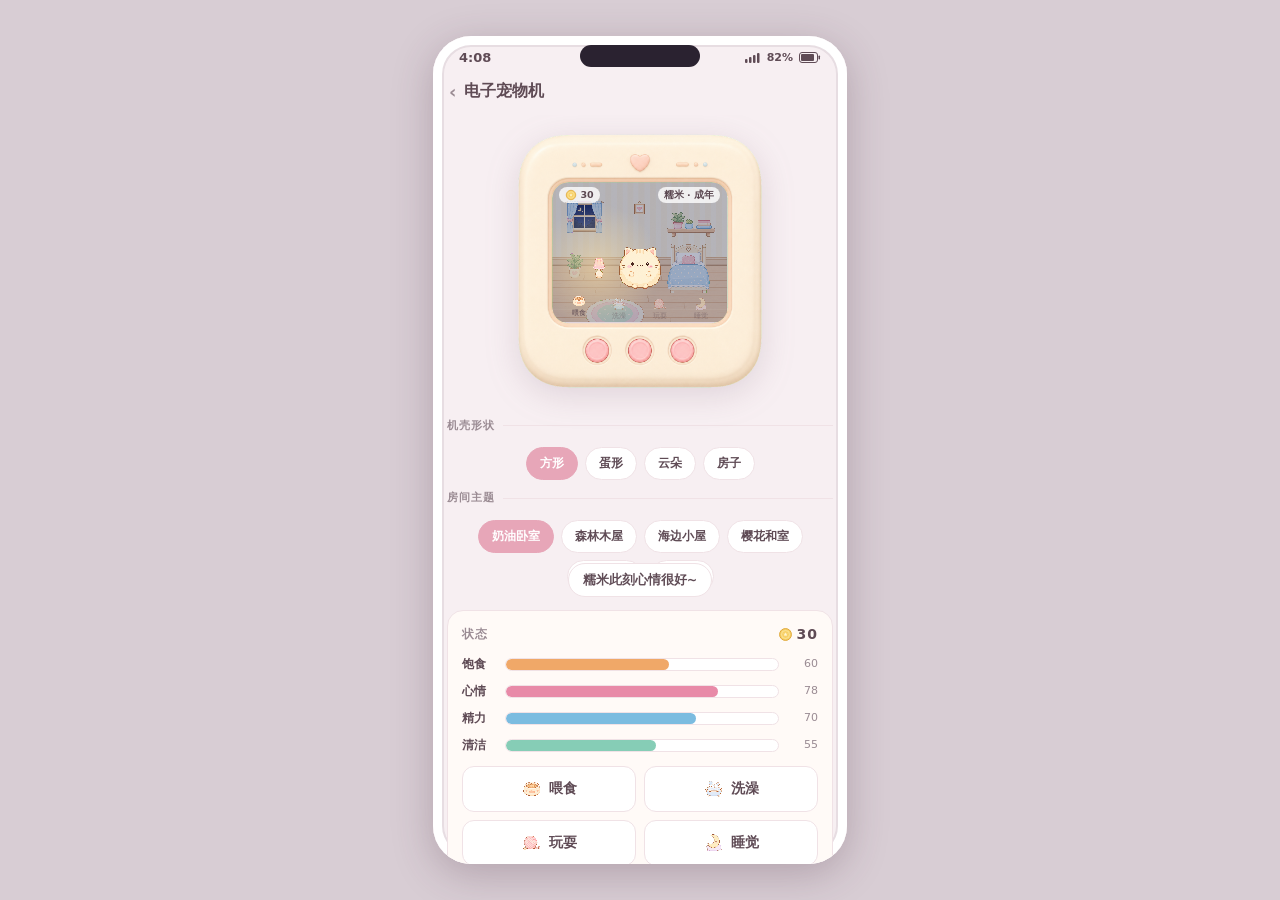
<file: docs/pet-machine-playable.html>
<!DOCTYPE html><html lang="zh-CN"><head><meta charset="UTF-8">
<meta name="viewport" content="width=device-width, initial-scale=1">
<title>电子宠物机 · 可玩 demo(手机内页)</title>
<style>
  :root{ --accent:#e7a6b8; --ink:#5f4b55; --muted:#9a8b93; --card:#fffaf7; --line:#f0e2e6; --bg:#f7eff2; }
  *{box-sizing:border-box;-webkit-tap-highlight-color:transparent}
  html,body{margin:0;height:100%}
  body{background:#d8cdd4;color:var(--ink);font-family:"PingFang SC","Microsoft YaHei",system-ui,sans-serif;
       line-height:1.5;display:flex;align-items:center;justify-content:center;min-height:100vh;padding:14px}

  .phone-frame{width:100%;max-width:414px;height:min(92vh,860px);background:var(--bg);border-radius:38px;
    box-shadow:0 10px 40px rgba(80,50,70,.28), inset 0 0 0 9px #fff, inset 0 0 0 11px #e7dde2;
    overflow:hidden;display:flex;flex-direction:column;position:relative}
  .notch{position:absolute;top:9px;left:50%;transform:translateX(-50%);width:120px;height:22px;background:#2a2230;border-radius:14px;z-index:5}
  .status-bar{flex:0 0 auto;display:flex;justify-content:space-between;align-items:center;padding:12px 26px 6px;font-size:13px;font-weight:700;color:var(--ink);user-select:none}
  .status-bar .icons{display:flex;align-items:center;gap:6px}
  .app-head{flex:0 0 auto;display:flex;align-items:center;gap:8px;padding:4px 16px 10px;font-weight:800;font-size:16px}
  .app-head .back{color:var(--muted);font-weight:700;font-size:18px}
  .body{flex:1;min-height:0;overflow-y:auto;overflow-x:hidden;padding:0 14px 26px;display:flex;flex-direction:column;align-items:center;gap:13px}
  .body::-webkit-scrollbar{width:0}

  .device{position:relative;width:288px;height:288px;flex:none;margin-top:2px;filter:drop-shadow(0 8px 16px rgba(120,90,110,.18))}
  .screen{position:absolute;left:19.6%;top:22.8%;width:60.7%;height:48.7%;overflow:hidden;background:#fff;border-radius:7px}
  .room{position:absolute;inset:0;overflow:hidden}
  .room img{position:absolute;image-rendering:pixelated}
  .bg{left:0;top:0;width:100%;height:100%;object-fit:cover}
  .ov{position:absolute;inset:0;background:rgba(40,48,92,.34);opacity:0;transition:opacity .5s;z-index:4}
  .glow{position:absolute;inset:0;opacity:0;transition:opacity .5s;z-index:5}
  /* 宠物 + 装饰共用一个会上下浮动的容器 → 装饰永远黏在宠物身上一起动 */
  .pet-stage{position:absolute;z-index:7;width:32%;aspect-ratio:1;bottom:18%;left:50%;transform:translateX(-50%);transform-origin:bottom center}
  .pet-stage.bob{animation:bob 2.6s ease-in-out infinite}
  .pet-stage.hop{animation:hop .5s ease}
  .pet-body{display:block;width:100%;height:100%;object-fit:contain;image-rendering:pixelated}
  .pet-body.sick{filter:grayscale(.55) brightness(.96)}
  .pet-acc{position:absolute;inset:0;pointer-events:none}              /* 装饰层,跟宠物同一个 box */
  .pet-acc svg,.pet-acc img{position:absolute;image-rendering:pixelated}
  @keyframes bob{0%,100%{transform:translateX(-50%) translateY(0)}50%{transform:translateX(-50%) translateY(-6%)}}
  @keyframes hop{0%{transform:translateX(-50%) translateY(0)}35%{transform:translateX(-50%) translateY(-26%) scaleY(1.05)}70%{transform:translateX(-50%) translateY(0) scaleY(.95)}100%{transform:translateX(-50%) translateY(0)}}
  .shell{position:absolute;inset:0;width:100%;height:100%;z-index:10;pointer-events:none}
  /* 透明热区:盖在「机壳上画好的 3 个按钮」上,点它们触发 ◀●▶,不另画按钮 */
  .hot{position:absolute;width:12%;aspect-ratio:1;border-radius:50%;transform:translate(-50%,-50%);z-index:11;cursor:pointer}
  .hot:active{background:rgba(255,255,255,.22)}

  .hud{position:absolute;top:5px;left:7px;right:7px;z-index:8;display:flex;justify-content:space-between;font-size:9.5px;color:#5a4750;pointer-events:none}
  .hud .pill{background:rgba(255,255,255,.8);border-radius:8px;padding:1px 6px;display:flex;gap:3px;align-items:center;font-weight:700}
  .coinic{display:inline-flex;flex:none}
  .coinic svg,.coinic img{display:block;width:100%;height:100%}
  .hud .coinic{width:12px;height:12px}
  .emote{position:absolute;z-index:9;width:22px;height:22px;pointer-events:none;animation:floatup 1s ease forwards}
  .emote svg{width:100%;height:100%;display:block}
  @keyframes floatup{0%{transform:translateY(0) scale(.6);opacity:0}20%{opacity:1}100%{transform:translateY(-46px) scale(1.1);opacity:0}}
  .acts{position:absolute;left:0;right:0;bottom:3px;z-index:8;display:flex;justify-content:space-around;padding:0 6px}
  .act{opacity:.42;transition:.15s;cursor:pointer;display:flex;flex-direction:column;align-items:center;line-height:1}
  .act svg{width:14px;height:14px;color:#5a4750}
  .act img.px{position:static;display:block;width:16px;height:16px;object-fit:contain;image-rendering:pixelated}
  .act .t{font-size:6.5px;margin-top:1px;color:#5a4750}
  .act.sel{opacity:1;transform:translateY(-3px)} .act.sel svg{color:var(--accent)}
  .treat{position:absolute;z-index:8;width:28px;height:28px;cursor:pointer;transition:top linear;will-change:top}
  .treat svg,.treat img{width:100%;height:100%;display:block;image-rendering:pixelated;filter:drop-shadow(0 1px 1px rgba(0,0,0,.18))}
  .treat.caught{animation:pop .25s ease forwards}
  @keyframes pop{to{transform:scale(1.8);opacity:0}}
  .gtop{position:absolute;top:16px;left:50%;transform:translateX(-50%);z-index:9;background:rgba(0,0,0,.6);color:#fff;font-size:10px;padding:3px 10px;border-radius:20px;white-space:nowrap;pointer-events:none;text-align:center}

  .secbar{display:flex;align-items:center;gap:8px;width:100%;font-size:11px;color:var(--muted);font-weight:700;letter-spacing:1px}
  .secbar::after{content:"";flex:1;height:1px;background:var(--line)}
  .themebar{display:flex;flex-wrap:wrap;gap:7px;justify-content:center;width:100%;min-height:30px}
  .tchip{border:1.5px solid var(--line);background:#fff;border-radius:20px;padding:7px 13px;font-size:12px;font-weight:700;cursor:pointer;color:var(--ink);white-space:nowrap}
  .tchip.sel{background:var(--accent);color:#fff;border-color:var(--accent)}
  .statusline{font-size:12.5px;color:var(--ink);text-align:center;background:#fff;border:1px solid var(--line);border-radius:20px;padding:7px 14px;font-weight:600}

  .card{background:var(--card);border:1px solid var(--line);border-radius:16px;padding:13px 14px;width:100%}
  .card h2{font-size:11.5px;margin:0 0 10px;letter-spacing:1px;color:var(--muted);font-weight:800;display:flex;justify-content:space-between;align-items:center}
  .coins{display:flex;gap:4px;align-items:center;color:var(--ink);font-size:14px;font-weight:800}
  .coins .coinic{width:15px;height:15px}
  .stat{display:flex;align-items:center;gap:9px;margin-bottom:9px} .stat:last-child{margin-bottom:0}
  .stat .lbl{width:34px;font-size:12px;flex:none;font-weight:700}
  .bar{flex:1;height:13px;background:#fff;border:1px solid var(--line);border-radius:8px;overflow:hidden}
  .bar i{display:block;height:100%;border-radius:8px;transition:width .35s,background .35s}
  .stat .pct{width:30px;text-align:right;font-size:11px;color:var(--muted)}
  .grid2{display:grid;grid-template-columns:1fr 1fr;gap:8px}
  .btn{border:1px solid var(--line);background:#fff;color:var(--ink);border-radius:12px;padding:11px 8px;font-size:13.5px;cursor:pointer;font-weight:700;transition:.08s;display:flex;align-items:center;justify-content:center;gap:6px}
  .btn:active{transform:scale(.96)} .btn.primary{background:var(--accent);color:#fff;border-color:var(--accent)} .btn.wide{width:100%}
  .btn svg{width:16px;height:16px} .btn.primary svg{color:#fff}
  .btn img.px{width:22px;height:22px;object-fit:contain;image-rendering:pixelated}
  .row{display:flex;gap:8px;flex-wrap:wrap}
  .mini{flex:1;border:1px solid var(--line);background:#fff;border-radius:10px;padding:8px;font-size:11.5px;cursor:pointer;font-weight:700;text-align:center;white-space:nowrap}
  .shop{display:flex;flex-direction:column;gap:8px}
  .item{display:flex;align-items:center;gap:10px;border:1px solid var(--line);border-radius:12px;padding:7px 10px;background:#fff}
  .item .ic{width:24px;height:24px;flex:none;color:var(--accent)} .item .ic svg{width:100%;height:100%}
  .item .nm{flex:1;font-size:13px;font-weight:700} .item .nm small{display:block;font-size:10.5px;color:var(--muted);font-weight:400}
  .item .buy{border:1px solid var(--accent);color:var(--accent);background:transparent;border-radius:14px;padding:4px 11px;font-size:12px;cursor:pointer;font-weight:700;display:flex;gap:4px;align-items:center;white-space:nowrap}
  .item .buy .coinic{width:12px;height:12px}
  .inject{background:#fbf3f6;border:1px dashed var(--accent);border-radius:12px;padding:11px 12px;font-size:12px;white-space:pre-wrap;line-height:1.7;font-family:ui-monospace,Menlo,Consolas,monospace;color:#5a4750}
  .note{font-size:11px;color:var(--muted);margin-top:8px}
  .acc-on{position:absolute;image-rendering:pixelated}
  .accclear{border:1px solid var(--line);background:#fff;color:var(--muted);border-radius:14px;padding:3px 12px;font-size:11.5px;cursor:pointer;font-weight:700}
  .accpick{display:grid;grid-template-columns:repeat(4,1fr);gap:8px}
  .accchip{border:1px solid var(--line);background:#fff;border-radius:13px;padding:8px 4px 5px;display:flex;flex-direction:column;align-items:center;gap:3px;cursor:pointer;font-size:11px;font-weight:700;color:var(--ink);transition:.1s}
  .accchip:active{transform:scale(.95)}
  .accchip img{width:40px;height:40px;object-fit:contain;image-rendering:pixelated}
  .accchip.sel{border-color:var(--accent);background:#fde9f0}
  .toast{position:absolute;left:50%;bottom:24px;transform:translateX(-50%) translateY(16px);background:#5a4750;color:#fff;padding:9px 18px;border-radius:22px;font-size:13px;opacity:0;transition:.25s;z-index:99;pointer-events:none}
  .toast.show{opacity:1;transform:translateX(-50%) translateY(0)}
</style></head>
<body>
<div class="phone-frame">
  <div class="notch"></div>
  <div class="status-bar"><span id="clock">--:--</span>
    <span class="icons"><svg width="16" height="11" viewBox="0 0 16 11"><rect x="0" y="7" width="2.5" height="4" rx="1" fill="currentColor"/><rect x="4" y="5" width="2.5" height="6" rx="1" fill="currentColor"/><rect x="8" y="3" width="2.5" height="8" rx="1" fill="currentColor"/><rect x="12" y="1" width="2.5" height="10" rx="1" fill="currentColor"/></svg>
    <span style="font-size:11px">82%</span><svg width="22" height="11" viewBox="0 0 22 11"><rect x="0.5" y="0.5" width="18" height="10" rx="2.5" fill="none" stroke="currentColor"/><rect x="2" y="2" width="13" height="7" rx="1" fill="currentColor"/><rect x="19.5" y="3.5" width="1.5" height="4" rx="0.7" fill="currentColor"/></svg></span>
  </div>
  <div class="app-head"><span class="back">‹</span>电子宠物机</div>
  <div class="body">
    <div class="device" id="device">
      <div class="screen" id="screen"><div class="room" id="room">
        <img class="bg" id="bg">
        <div class="ov" id="ov"></div>
        <div class="glow" id="glow"></div>
        <div class="pet-stage bob" id="petStage"><img class="pet-body" id="pet"><div class="pet-acc" id="petAcc"></div></div>
        <div class="hud"><div class="pill"><span class="coinic" data-coin></span><span id="hudCoins">30</span></div><div class="pill" id="hudName">糯米 · 成年</div></div>
        <div class="acts" id="acts"></div>
        <div class="gtop" id="gtop" style="display:none"></div>
      </div></div>
      <img class="shell" id="shell">
      <!-- 3 个热区,对准机壳画好的按钮:◀ 选择 / ● 确定 / 选择 ▶ -->
      <div class="hot" id="hA" style="left:35.4%;top:81.4%" title="◀ 选择"></div>
      <div class="hot" id="hB" style="left:50%;top:81.4%" title="● 确定"></div>
      <div class="hot" id="hC" style="left:64.7%;top:81.4%" title="选择 ▶"></div>
    </div>

    <div class="secbar">机壳形状</div>
    <div class="themebar" id="shellbar"></div>
    <div class="secbar">房间主题</div>
    <div class="themebar" id="themebar"></div>
    <div class="statusline" id="statusline">糯米此刻心情很好~</div>

    <div class="card">
      <h2><span>状态</span><span class="coins"><span class="coinic" data-coin></span><span id="coins1">30</span></span></h2>
      <div id="stats"></div>
      <div class="grid2" id="actBtns" style="margin-top:12px"></div>
      <div class="row" style="margin-top:10px">
        <button class="mini" id="ffwd">过几小时</button>
        <button class="mini" id="night">预览夜晚</button>
        <button class="mini" id="reset">重置</button>
      </div>
      <div class="note">屏幕下方 3 个按钮 = 机壳上那三颗:◀ 左选 · ● 确定 · 选择 ▶。也可直接点上面的按钮。</div>
    </div>

    <div class="card">
      <h2><span>装饰 · 打扮一下</span><button class="accclear" id="accClear">全脱下</button></h2>
      <div class="accpick" id="accpick"></div>
      <div class="note">点一下给它戴上 / 脱下,可以同时戴好几样。装饰会跟着宠物一起上下浮动。</div>
    </div>

    <div class="card">
      <h2><span>赚金币 · 商店</span><span class="coins"><span class="coinic" data-coin></span><span id="coins2">30</span></span></h2>
      <button class="btn primary wide" id="playGame">接食物小游戏(赢金币)</button>
      <div class="note" style="margin:8px 0 12px">开始后,食物从屏幕上方掉下来,<b>点中它就接住 +金币</b>,25 秒一局。</div>
      <div class="shop" id="shop"></div>
    </div>

    <div class="card">
      <h2>AI 在聊天里看到的状态</h2>
      <div class="inject" id="inject"></div>
      <div class="note">铁律 3:只陈述事实,<b>不写</b>「你该多陪它」这类行为引导。白天/夜晚随手机真实时间自动切换。</div>
    </div>
  </div>
  <div class="toast" id="toast"></div>
</div>

<script>
const A = '../pet-machine-assets';
const $ = s => document.querySelector(s);
const clamp = v => Math.max(0, Math.min(100, v));

/* ---- SVG 图标(代替 emoji,统一 currentColor) ---- */
const IC = {
  feed:'<svg viewBox="0 0 24 24" fill="none" stroke="currentColor" stroke-width="2" stroke-linecap="round"><path d="M7 3v18M11 3v6a4 4 0 0 1-4 4M17 3c-1.5 0-2.5 2-2.5 5s1 4 2.5 4 2.5-1 2.5-4-1-5-2.5-5zM17 12v9"/></svg>',
  bath:'<svg viewBox="0 0 24 24" fill="none" stroke="currentColor" stroke-width="2"><circle cx="8" cy="7" r="2.5"/><circle cx="16" cy="9" r="1.8"/><path d="M3 14h18v2a4 4 0 0 1-4 4H7a4 4 0 0 1-4-4z"/></svg>',
  play:'<svg viewBox="0 0 24 24" fill="none" stroke="currentColor" stroke-width="2"><circle cx="12" cy="12" r="9"/><path d="M5 9c4.5 2.5 9.5 2.5 14 0M4 14c5.5 2.5 10.5 2.5 16-1"/></svg>',
  sleep:'<svg viewBox="0 0 24 24" fill="currentColor"><path d="M21 12.8A8.5 8.5 0 1 1 11.2 3a6.5 6.5 0 0 0 9.8 9.8z"/></svg>',
  fish:'<svg viewBox="0 0 24 24" fill="currentColor"><path d="M2 12c4-5 11-5 15 0-4 5-11 5-15 0z"/><path d="M17 9l4 3-4 3z"/><circle cx="7" cy="11" r="1" fill="#fff"/></svg>',
  cake:'<svg viewBox="0 0 24 24" fill="currentColor"><path d="M4 21v-9h16v9z"/><path d="M4 12l8-6 8 6z"/><circle cx="12" cy="4" r="1.3"/></svg>',
  yarn:'<svg viewBox="0 0 24 24" fill="none" stroke="currentColor" stroke-width="2"><circle cx="12" cy="12" r="9"/><path d="M5 9c4.5 2.5 9.5 2.5 14 0M4 14c5.5 2.5 10.5 2.5 16-1"/></svg>',
  tub:'<svg viewBox="0 0 24 24" fill="none" stroke="currentColor" stroke-width="2"><circle cx="8" cy="6" r="2"/><circle cx="15" cy="8" r="1.4"/><path d="M3 13h18v2a4 4 0 0 1-4 4H7a4 4 0 0 1-4-4zM6 19v2M18 19v2"/></svg>',
  carrot:'<svg viewBox="0 0 24 24" fill="currentColor"><path d="M4 20L14.5 7.5l2 2z"/><path d="M14 7l1.5-3M16.5 8.5l3-2" stroke="currentColor" stroke-width="1.6" fill="none" stroke-linecap="round"/></svg>',
  cookie:'<svg viewBox="0 0 24 24" fill="currentColor"><circle cx="12" cy="12" r="9"/><circle cx="9" cy="9" r="1.2" fill="#fff"/><circle cx="14.5" cy="11" r="1.2" fill="#fff"/><circle cx="11" cy="15" r="1.2" fill="#fff"/></svg>',
  heart:'<svg viewBox="0 0 24 24" fill="#e88aa8"><path d="M12 21s-7-4.5-7-10a4 4 0 0 1 7-2.6A4 4 0 0 1 19 11c0 5.5-7 10-7 10z"/></svg>',
  coin:'<svg viewBox="0 0 24 24"><circle cx="12" cy="12" r="9.5" fill="#f7d067" stroke="#e0a93c" stroke-width="1.6"/><circle cx="12" cy="12" r="6.4" fill="none" stroke="#fbe9a6" stroke-width="1.2"/><path d="M12 8.4L12.9 10.8L15.4 10.9L13.4 12.5L14.1 14.9L12 13.5L9.9 14.9L10.6 12.5L8.6 10.9L11.1 10.8Z" fill="#fff6d4"/></svg>',
};

const THEMES = {
  'cream-bedroom': { zh:'奶油卧室', bgy:.80,
    items:[['furn_window',.05,.09,.27],['furn_picture',.44,.11,.12],['furn_shelf',.63,.10,.33],['furn_plant',.04,.49,.18],['furn_rug',.17,.71,.38],['furn_bed',.60,.39,.36],['furn_lamp_off',.19,.52,.15]],
    lamp:['furn_lamp_on',.19,.52,.15], glow:[.26,.60], pet:[.32,.50,.19] },
  'forest-cabin': { zh:'森林木屋', bgy:.5,
    items:[['furn_window',.05,.11,.28],['furn_log_shelf',.64,.14,.30],['furn_hanging_lamp',.50,.05,.12],['furn_plant',.02,.55,.16],['furn_table',.40,.50,.27],['furn_chair',.66,.49,.20],['furn_mushroom_stool',.84,.60,.17]],
    lamp:['furn_hanging_lamp',.50,.05,.12], glow:[.54,.52], pet:[.32,.31,.12] },
  'seaside': { zh:'海边小屋', bgy:.5,
    items:[['furn_window',.04,.11,.29],['furn_shell_shelf',.66,.14,.30],['furn_shell',.71,.20,.09],['furn_swim_ring',.02,.64,.18],['furn_surfboard',.82,.56,.26],['furn_umbrella',.44,.40,.28],['furn_beach_chair',.64,.50,.26]],
    lamp:null, glow:[.15,.22], pet:[.32,.30,.10] },
  'sakura-room': { zh:'樱花和室', bgy:.5,
    items:[['furn_window',.05,.11,.29],['furn_hanging_scroll',.75,.12,.12],['furn_bonsai',.02,.52,.16],['furn_cushion',.17,.64,.22],['furn_low_table',.35,.56,.30],['furn_vase',.43,.46,.10],['furn_paper_lantern',.82,.64,.16]],
    lamp:['furn_paper_lantern',.82,.64,.16], glow:[.90,.70], pet:[.32,.70,.10] },
  'starry-room': { zh:'星空小屋', bgy:.5,
    items:[['furn_window',.04,.11,.28],['furn_moon_wall',.40,.08,.16],['furn_planet_shelf',.66,.12,.30],['furn_planet_rug',.34,.66,.30],['furn_cloud_cushion',.03,.62,.20],['furn_star_lamp',.24,.42,.15],['furn_rocket_bed',.64,.40,.30]],
    lamp:['furn_star_lamp',.24,.42,.15], glow:[.32,.56], pet:[.32,.48,.12] },
  'sweets-shop': { zh:'甜品店', bgy:.5,
    items:[['furn_window',.04,.11,.28],['furn_hanging_sign',.42,.06,.14],['furn_dessert_rack',.70,.12,.26],['furn_milk_tea',.07,.58,.12],['furn_cupcake_stand',.28,.54,.20],['furn_high_stool',.49,.56,.14],['furn_cake_cabinet',.64,.40,.30]],
    lamp:['furn_cake_cabinet',.64,.40,.30], glow:[.78,.58], pet:[.32,.30,.10] },
};
const THEME_KEYS = Object.keys(THEMES);

// 4 种机壳 —— 每种屏幕洞 + 3 按钮位置不同(脚本量出来的),切壳时同步更新。
// screen:[left,top,w,h]%  btns:[x1,x2,x3]%  btnY:%
const SHELLS = {
  square: { label:'方形', src:'shell_square', screen:[19.6,22.8,60.6,48.7], btns:[35.4,50.0,64.5], btnY:81.8 },
  egg:    { label:'蛋形', src:'shell_egg',    screen:[27.8,28.9,43.9,41.4], btns:[39.3,49.8,60.3], btnY:81.0 },
  cloud:  { label:'云朵', src:'shell_cloud',  screen:[27.4,29.9,45.7,35.1], btns:[39.3,50.3,61.2], btnY:77.6 },
  house:  { label:'房子', src:'shell_house',  screen:[28.4,34.1,43.3,35.2], btns:[39.6,50.0,60.4], btnY:80.4 },
};
const SHELL_KEYS = Object.keys(SHELLS);

const STATS = [
  { k:'hunger', label:'饱食', color:'#f0a868' }, { k:'mood', label:'心情', color:'#e88aa8' },
  { k:'energy', label:'精力', color:'#7bbce0' }, { k:'clean', label:'清洁', color:'#86cdb6' },
];
const UI = A + '/ui';                                // 动作图标 PNG(128² 透明)
const ACCDIR = A + '/accessories';                   // 宠物装饰 PNG(160² 透明)
const uiIcon = name => `<img class="px" src="${UI}/${name}.png" alt="">`;
const ACTS = [
  { key:'feed',  img:'icon_feed',  icon:IC.feed,  label:'喂食', stat:'hunger', amt:22 },
  { key:'bath',  img:'icon_bath',  icon:IC.bath,  label:'洗澡', stat:'clean',  amt:30 },
  { key:'play',  img:'icon_play',  icon:IC.play,  label:'玩耍', stat:'mood',   amt:22, costEnergy:8 },
  { key:'sleep', img:'icon_sleep', icon:IC.sleep, label:'睡觉', stat:'energy', amt:34 },
];
const actIcon = a => a.img ? uiIcon(a.img) : a.icon;
// 装饰:每件 160² 透明 PNG,内容居中、横向占 ~75.6%。w=贴在宠物框上的宽度%,cy=内容中心 Y%(贴猫身坐标系),top=cy-w/2。
const ACC = [
  { key:'hat',       img:'acc_hat',       nm:'帽子',   w:62, cy:23 },
  { key:'bow',       img:'acc_bow',       nm:'蝴蝶结', w:46, cy:16 },
  { key:'crown',     img:'acc_crown',     nm:'皇冠',   w:52, cy:17 },
  { key:'flower',    img:'acc_flower',    nm:'头花',   w:34, cy:17 },
  { key:'glasses',   img:'acc_glasses',   nm:'眼镜',   w:56, cy:45 },
  { key:'scarf',     img:'acc_scarf',     nm:'围巾',   w:62, cy:73 },
  { key:'headphone', img:'acc_headphone', nm:'耳机',   w:80, cy:33 },
];
const ITEMS = A + '/items';                          // 真实物品 PNG(美术出图,160² 透明)
const GAME_BG = A + '/minigames/game_picnic.png';    // 接食物小游戏背景(640² 不透明)
const imgIcon = name => `<img src="${ITEMS}/${name}.png" alt="" style="width:100%;height:100%;object-fit:contain;image-rendering:pixelated">`;
// 金币标志:SVG 小金星币(user 定了暂不做 PNG 版),HUD / 状态卡 / 商店三处统一走它
const coinHTML = IC.coin;
const SHOP = [
  { img:'item_fish',     nm:'小鱼干',   sub:'饱食 +30',          cost:8,  stat:'hunger', amt:30 },
  { img:'item_cake',     nm:'草莓蛋糕', sub:'饱食 +18 · 心情 +12', cost:14, stat:'hunger', amt:18, mood:12 },
  { img:'item_riceball', nm:'饭团',     sub:'饱食 +26',          cost:10, stat:'hunger', amt:26 },
  { icon:IC.yarn,        nm:'毛线球',   sub:'心情 +32',          cost:12, stat:'mood',   amt:32 },
  { icon:IC.tub,         nm:'泡泡浴',   sub:'清洁 +45',          cost:11, stat:'clean',  amt:45 },
];
// 掉落道具 = 6 个真实食物 PNG(跟商店食物一份两用)
const TREATS = ['item_fish','item_cake','item_carrot','item_cookie','item_milk','item_riceball'];
const itemIcon = it => it.img ? imgIcon(it.img) : it.icon;

const S = { hunger:60, mood:78, energy:70, clean:55, coins:30, day:12, night:false, nightOverride:null, name:'糯米', theme:'cream-bedroom', shell:'square', cursor:0, playing:false, worn:{} };
const avg = () => (S.hunger + S.mood + S.energy + S.clean) / 4;
const autoNight = () => { const h = new Date().getHours(); return h < 6 || h >= 18; };

/* ---------- room ---------- */
function buildRoom(){
  const L = THEMES[S.theme], room = $('#room'), dir = `${A}/themes/${S.theme}`;
  [...room.querySelectorAll('.furn')].forEach(n => n.remove());
  document.getElementById('litlamp')?.remove();
  $('#bg').src = dir + '/bg.png';
  $('#bg').style.objectPosition = `50% ${(L.bgy ?? .5) * 100}%`;
  $('#pet').src = A + '/pets/pet_cat.png';
  const glow = $('#glow');
  L.items.forEach(([name, l, t, w]) => {
    if (name === 'furn_window') name = S.night ? 'furn_window_night' : 'furn_window_day';
    const img = document.createElement('img');
    img.className = 'furn'; img.src = `${dir}/${name}.png`;
    img.style.cssText = `left:${l*100}%;top:${t*100}%;width:${w*100}%;z-index:2`;
    glow.insertAdjacentElement('beforebegin', img);
  });
  $('#ov').style.opacity = S.night ? 1 : 0;
  glow.style.opacity = S.night ? 1 : 0;
  glow.style.background = `radial-gradient(circle at ${L.glow[0]*100}% ${L.glow[1]*100}%, rgba(255,226,165,.55), rgba(255,226,165,0) 40%)`;
  if (S.night && L.lamp) {
    const [n, l, t, w] = L.lamp;
    const img = document.createElement('img');
    img.id = 'litlamp'; img.className = 'furn'; img.src = `${dir}/${n}.png`;
    img.style.cssText = `left:${l*100}%;top:${t*100}%;width:${w*100}%;z-index:6`;
    glow.insertAdjacentElement('afterend', img);
  }
  const [pw, pcx, pb] = L.pet, stage = $('#petStage');
  stage.style.left = pcx*100 + '%'; stage.style.width = pw*100 + '%'; stage.style.bottom = pb*100 + '%';
}
function renderThemebar(){
  $('#themebar').innerHTML = THEME_KEYS.map(k => `<button class="tchip ${k === S.theme ? 'sel' : ''}" data-k="${k}">${THEMES[k].zh}</button>`).join('');
  $('#themebar').querySelectorAll('.tchip').forEach(b => b.onclick = () => { S.theme = b.dataset.k; buildRoom(); renderThemebar(); });
}
// 切机壳:换壳图 + 把屏幕洞和 3 个按钮热区挪到这种壳对应的位置
function applyShell(){
  const sh = SHELLS[S.shell];
  $('#shell').src = `${A}/shells/${sh.src}.png`;
  const [l, t, w, h] = sh.screen, scr = $('#screen');
  scr.style.left = l + '%'; scr.style.top = t + '%'; scr.style.width = w + '%'; scr.style.height = h + '%';
  [['#hA',0],['#hB',1],['#hC',2]].forEach(([id, i]) => { const el = $(id); el.style.left = sh.btns[i] + '%'; el.style.top = sh.btnY + '%'; });
}
function renderShellbar(){
  $('#shellbar').innerHTML = SHELL_KEYS.map(k => `<button class="tchip ${k === S.shell ? 'sel' : ''}" data-k="${k}">${SHELLS[k].label}</button>`).join('');
  $('#shellbar').querySelectorAll('.tchip').forEach(b => b.onclick = () => { S.shell = b.dataset.k; applyShell(); renderShellbar(); });
}

/* ---------- stats ---------- */
function renderStats(){
  $('#stats').innerHTML = STATS.map(s => {
    const v = Math.round(S[s.k]);
    return `<div class="stat"><div class="lbl">${s.label}</div><div class="bar"><i style="width:${v}%;background:${s.color}"></i></div><div class="pct">${v}</div></div>`;
  }).join('');
  const c = Math.round(S.coins);
  ['#coins1','#coins2','#hudCoins'].forEach(id => $(id).textContent = c);
  const stage = S.day < 3 ? '幼年' : S.day < 7 ? '少年' : '成年';
  $('#hudName').textContent = `${S.name} · ${stage}`;
  const sick = avg() < 25;
  $('#pet').classList.toggle('sick', sick);
  $('#statusline').textContent = statusLine(sick);
  $('#inject').textContent = aiStatus(stage, sick);
}
function statusLine(sick){
  if (sick) return `${S.name}蔫蔫的,需要好好照顾…`;
  if (S.hunger < 35) return `${S.name}有点饿了,喂点东西吧~`;
  if (S.clean < 35) return `${S.name}有点脏脏的,该洗澡啦~`;
  if (S.energy < 35) return `${S.name}打了个哈欠,困了…`;
  if (S.mood >= 70) return `${S.name}此刻心情很好~`;
  return `${S.name}看着你,等你陪它玩~`;
}
function aiStatus(stage, sick){
  const room = THEMES[S.theme].zh, f = [];
  f.push(S.mood >= 66 ? '心情很好' : S.mood >= 33 ? '心情一般' : '闷闷不乐');
  f.push(S.hunger < 40 ? '有点饿了' : '吃得饱饱的');
  f.push(S.energy < 40 ? '有点困' : '精力充沛');
  f.push(S.clean < 40 ? '该洗澡了' : '干干净净');
  return `# 当前宠物\n你和樱一起养着一只叫「${S.name}」的奶油色小猫(电子宠物机),住在「${room}」,养到第 ${S.day} 天,现在是${stage}。\n此刻它${f.join('、')}。` + (sick ? `\n它看起来蔫蔫的,需要照顾。` : ``);
}

/* ---------- interactions ---------- */
function floatEmote(svg){
  const e = document.createElement('div');
  e.className = 'emote'; e.innerHTML = svg;
  e.style.left = '44%'; e.style.bottom = '52%';
  $('#room').appendChild(e); setTimeout(() => e.remove(), 1000);
}
function reactHop(){ const p = $('#petStage'); p.classList.remove('hop'); void p.offsetWidth; p.classList.add('hop'); }
// 装饰层:每件真图叠在宠物身上,#petAcc 在会浮动的 #petStage 里 → 自动跟宠物一起上下浮动。
function renderAcc(){
  $('#petAcc').innerHTML = ACC.filter(a => S.worn[a.key]).map(a => {
    const top = a.cy - a.w / 2;
    return `<img class="acc-on" src="${ACCDIR}/${a.img}.png" alt="" style="left:50%;top:${top}%;width:${a.w}%;transform:translateX(-50%)">`;
  }).join('');
}
function renderAccPick(){
  $('#accpick').innerHTML = ACC.map(a => `<button class="accchip ${S.worn[a.key] ? 'sel' : ''}" data-k="${a.key}"><img src="${ACCDIR}/${a.img}.png" alt=""><span>${a.nm}</span></button>`).join('');
  $('#accpick').querySelectorAll('.accchip').forEach(b => b.onclick = () => { S.worn[b.dataset.k] = !S.worn[b.dataset.k]; renderAcc(); renderAccPick(); });
}
function doAction(key){
  if (S.playing) return;
  const a = ACTS.find(x => x.key === key); if (!a) return;
  S[a.stat] = clamp(S[a.stat] + a.amt);
  if (a.costEnergy) S.energy = clamp(S.energy - a.costEnergy);
  floatEmote(IC.heart); reactHop(); renderStats();
}
function buy(item){
  if (S.coins < item.cost) { toast('金币不够,去玩小游戏赚~'); return; }
  S.coins -= item.cost; S[item.stat] = clamp(S[item.stat] + item.amt);
  if (item.mood) S.mood = clamp(S.mood + item.mood);
  floatEmote(itemIcon(item)); reactHop(); renderStats(); toast(`买了${item.nm},喂给${S.name}啦`);
}
function renderShop(){
  $('#shop').innerHTML = SHOP.map((it, i) => `<div class="item"><span class="ic">${itemIcon(it)}</span><div class="nm">${it.nm}<small>${it.sub}</small></div><button class="buy" data-i="${i}"><span class="coinic">${coinHTML}</span>${it.cost}</button></div>`).join('');
  $('#shop').querySelectorAll('.buy').forEach(b => b.onclick = () => buy(SHOP[+b.dataset.i]));
}
function renderActBtns(){
  $('#actBtns').innerHTML = ACTS.map(a => `<button class="btn" data-act="${a.key}">${actIcon(a)}${a.label}</button>`).join('');
  $('#actBtns').querySelectorAll('[data-act]').forEach(b => b.onclick = () => doAction(b.dataset.act));
}
function tickDecay(mult = 1){
  S.hunger = clamp(S.hunger - 2*mult); S.mood = clamp(S.mood - 1.5*mult);
  S.energy = clamp(S.energy - 1.4*mult); S.clean = clamp(S.clean - 1.2*mult);
  renderStats();
}

/* ---------- mini-game ---------- */
let game = null;
function startGame(){
  if (S.playing) return;
  S.playing = true; let score = 0, left = 25;
  const gtop = $('#gtop'); gtop.style.display = ''; gtop.textContent = `点掉落的食物接住它!  0 个  ·  ${left}s`;
  const room = $('#room');
  // 小游戏:换成「接食物」场景背景,藏掉房间家具/夜灯,只留宠物在底下接
  $('#bg').src = GAME_BG; $('#bg').style.objectPosition = '50% 50%';
  room.querySelectorAll('.furn').forEach(f => f.style.display = 'none');
  $('#ov').style.opacity = 0; $('#glow').style.opacity = 0;
  const spawn = () => {
    if (!S.playing) return;
    const t = document.createElement('div');
    t.className = 'treat';
    t.innerHTML = `<img src="${ITEMS}/${TREATS[Math.floor(Math.random()*TREATS.length)]}.png" alt="">`;
    t.style.left = (8 + Math.random()*78) + '%'; t.style.top = '-9%';
    room.appendChild(t);
    requestAnimationFrame(() => { t.style.transitionDuration = (1.9 + Math.random()*1.2) + 's'; t.style.top = '90%'; });
    t.addEventListener('click', () => {
      if (t.dataset.done) return; t.dataset.done = '1';
      score += 1 + (Math.random() < 0.25 ? 1 : 0);
      gtop.textContent = `点掉落的食物接住它!  ${score} 个  ·  ${left}s`;
      t.classList.add('caught'); reactHop(); setTimeout(() => t.remove(), 250);
    });
    t.addEventListener('transitionend', () => { if (!t.dataset.done) t.remove(); });
  };
  const spawnIv = setInterval(spawn, 650);
  const tickIv = setInterval(() => { left--; gtop.textContent = `点掉落的食物接住它!  ${score} 个  ·  ${left}s`; if (left <= 0) endGame(score); }, 1000);
  spawn(); game = { spawnIv, tickIv };
}
function endGame(score){
  if (!S.playing) return;
  S.playing = false; clearInterval(game.spawnIv); clearInterval(game.tickIv);
  [...$('#room').querySelectorAll('.treat')].forEach(n => n.remove());
  $('#gtop').style.display = 'none';
  buildRoom();   // 还原房间背景 + 家具 + 夜灯
  S.coins += score; S.mood = clamp(S.mood + Math.min(12, score));
  renderStats(); toast(`小游戏结束!接到 ${score} 个 → 得 ${score} 金币`);
}

/* ---------- cursor (机壳 3 键 + 屏内光标) ---------- */
function renderActs(){
  $('#acts').innerHTML = ACTS.map((a, i) => `<div class="act ${i === S.cursor ? 'sel' : ''}" data-i="${i}">${actIcon(a)}<div class="t">${a.label}</div></div>`).join('');
  $('#acts').querySelectorAll('.act').forEach(el => el.onclick = () => { S.cursor = +el.dataset.i; renderActs(); doAction(ACTS[S.cursor].key); });
}
function moveCursor(d){ S.cursor = (S.cursor + d + ACTS.length) % ACTS.length; renderActs(); }

let toastTimer;
function toast(msg){ const t = $('#toast'); t.textContent = msg; t.classList.add('show'); clearTimeout(toastTimer); toastTimer = setTimeout(() => t.classList.remove('show'), 1900); }

/* ---------- clock + 自动日夜(跟手机真实时间)---------- */
function tickClock(){
  const d = new Date();
  $('#clock').textContent = `${d.getHours()}:${String(d.getMinutes()).padStart(2,'0')}`;
  if (S.nightOverride === null) {            // 没手动预览时,跟真实时间自动切
    const auto = autoNight();
    if (auto !== S.night) { S.night = auto; buildRoom(); }
  }
  syncNightBtn();
}
function syncNightBtn(){ $('#night').textContent = S.night ? '预览白天' : '预览夜晚'; }

function init(){
  S.night = autoNight();
  document.querySelectorAll('[data-coin]').forEach(e => e.innerHTML = coinHTML);
  renderShellbar(); applyShell(); renderThemebar(); buildRoom(); renderStats(); renderShop(); renderActBtns(); renderActs(); renderAcc(); renderAccPick();
  $('#playGame').onclick = startGame;
  $('#ffwd').onclick = () => tickDecay(4);
  $('#accClear').onclick = () => { S.worn = {}; renderAcc(); renderAccPick(); };
  $('#night').onclick = () => { S.nightOverride = !S.night; S.night = S.nightOverride; buildRoom(); syncNightBtn(); };
  $('#reset').onclick = () => { Object.assign(S, { hunger:60, mood:78, energy:70, clean:55, coins:30, day:12, nightOverride:null }); S.night = autoNight(); buildRoom(); renderStats(); syncNightBtn(); toast('重置好啦'); };
  // 机壳 3 键映射
  $('#hA').onclick = () => S.playing || moveCursor(-1);
  $('#hB').onclick = () => S.playing ? null : doAction(ACTS[S.cursor].key);
  $('#hC').onclick = () => S.playing || moveCursor(1);
  tickClock(); setInterval(tickClock, 15000);
  setInterval(() => { if (!S.playing) tickDecay(1); }, 6000);
}
init();
</script>
</body></html>
</file>
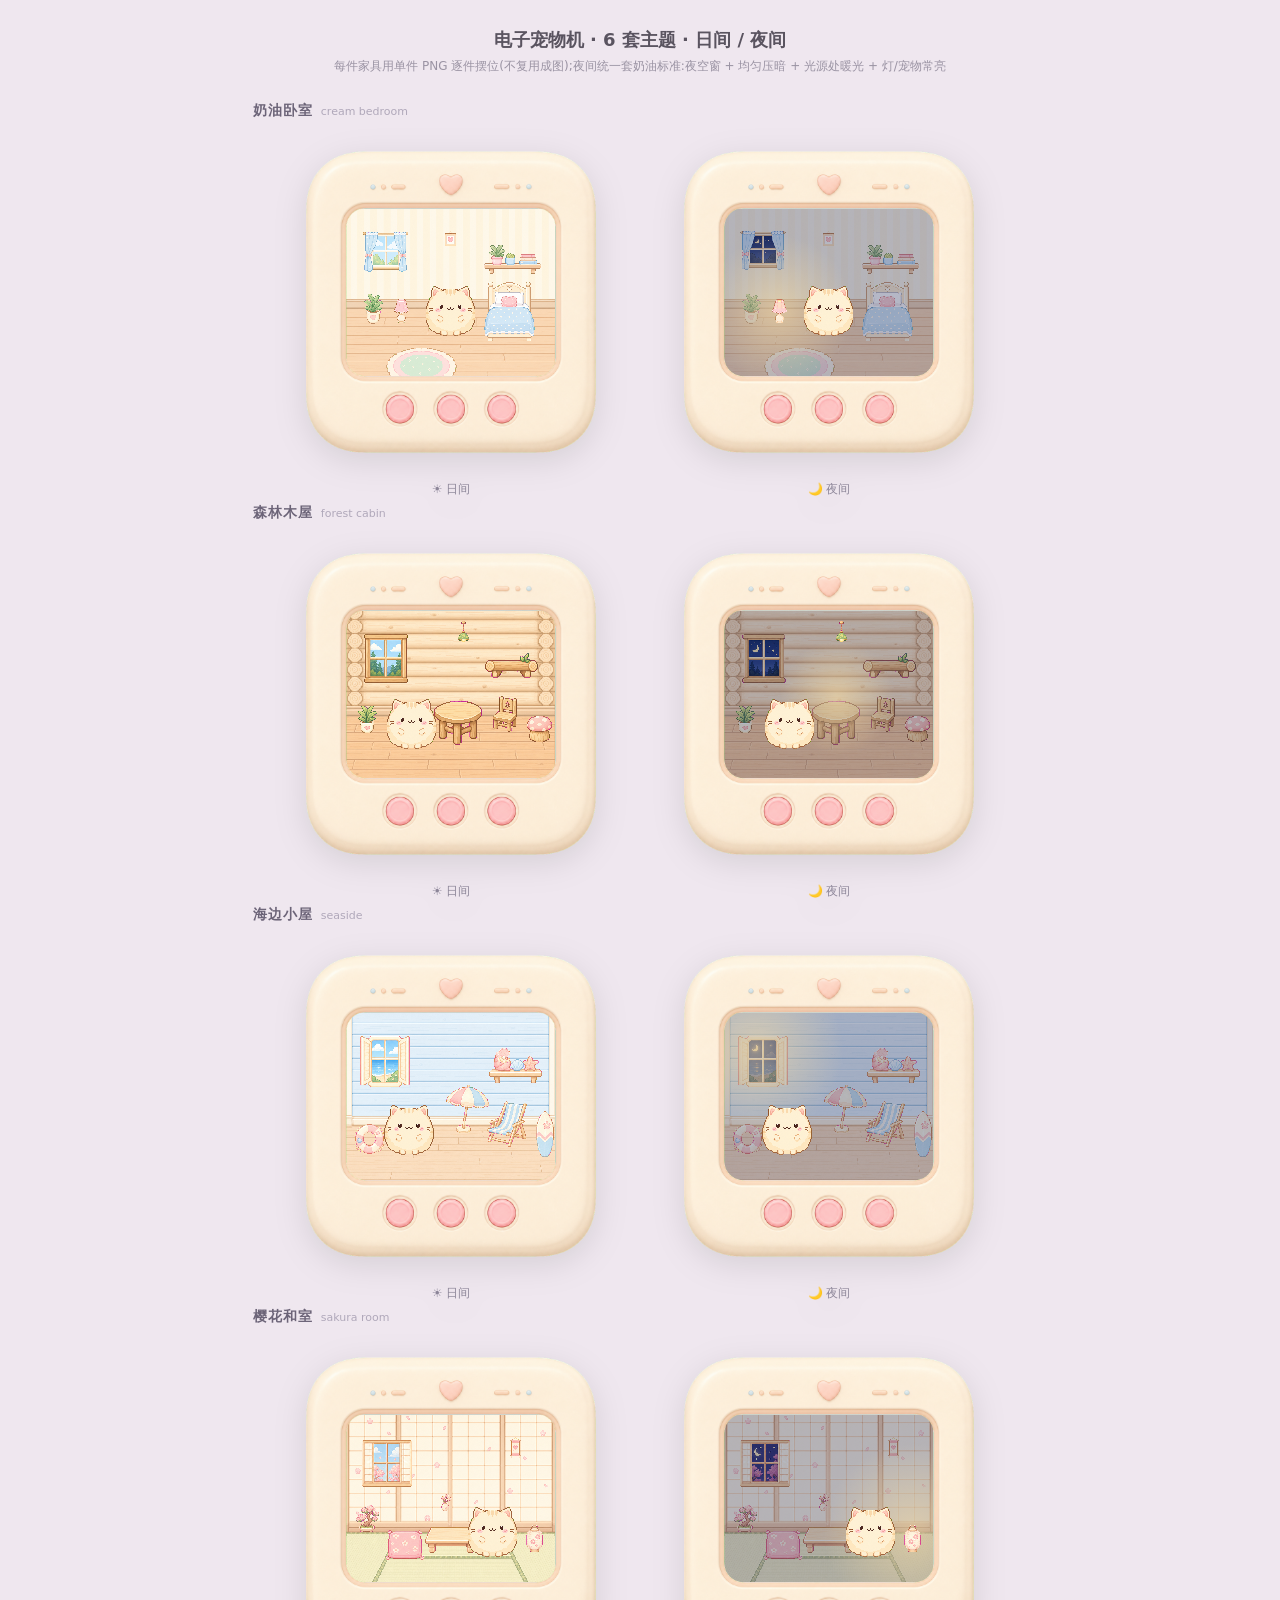
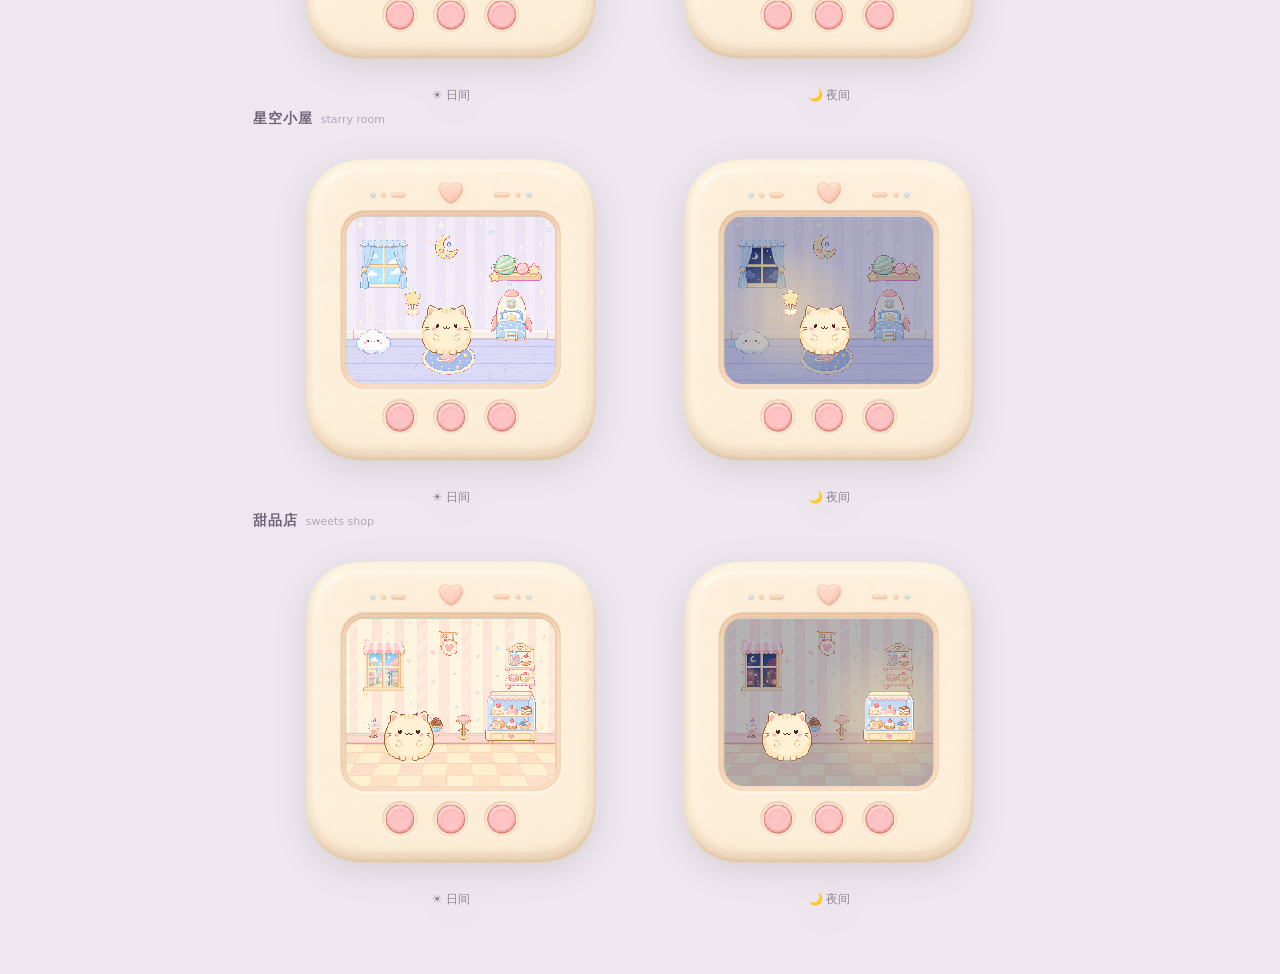
<file: docs/themes-day-night-preview.html>
<!DOCTYPE html><html lang="zh-CN"><head><meta charset="UTF-8">
<meta name="viewport" content="width=device-width, initial-scale=1">
<title>宠物机 · 6 套主题 日间/夜间(单件逐件摆位 · 奶油标准)</title>
<style>
  *{box-sizing:border-box}
  body{margin:0;background:#efe7ef;font-family:system-ui,"PingFang SC","Microsoft YaHei",sans-serif;color:#5a5460;padding:28px 18px 60px}
  h1{font-size:18px;font-weight:700;text-align:center;margin:0 0 4px}
  .sub{text-align:center;font-size:12px;color:#9a93a3;margin:0 0 26px;line-height:1.7}
  .theme-row{display:flex;flex-direction:column;align-items:center;gap:10px;margin:0 auto 30px;max-width:880px}
  .theme-name{font-size:14px;font-weight:700;letter-spacing:1px;align-self:flex-start;margin-left:6%;color:#6c6478}
  .theme-name .en{font-weight:400;font-size:11px;color:#b0a8ba;margin-left:8px;letter-spacing:0}
  .pair{display:flex;gap:34px;flex-wrap:wrap;justify-content:center;width:100%}

  .device{position:relative;width:344px;height:344px;filter:drop-shadow(0 8px 16px rgba(0,0,0,.10))}
  .screen{position:absolute;left:19.6%;top:22.8%;width:60.7%;height:48.7%;overflow:hidden;background:#fff}
  .room{position:absolute;inset:0;overflow:hidden}
  .room img{position:absolute;image-rendering:pixelated}
  .bg{left:0;top:0;width:100%;height:100%;object-fit:cover}      /* cover 填满 + 裁掉多余(默认居中,可逐套调垂直锚点) */
  .ov{position:absolute;inset:0;background:rgba(40,48,92,.34)}    /* 均匀夜间滤镜 */
  .glow{position:absolute;inset:0}                               /* 光源处暖光 */
  .shell{position:absolute;inset:0;width:100%;height:100%;pointer-events:none}
  .cap{position:absolute;bottom:-24px;left:0;right:0;text-align:center;font-size:12px;color:#8c8598}
</style></head><body>
  <h1>电子宠物机 · 6 套主题 · 日间 / 夜间</h1>
  <p class="sub">每件家具用单件 PNG 逐件摆位(不复用成图);夜间统一套奶油标准:夜空窗 + 均匀压暗 + 光源处暖光 + 灯/宠物常亮</p>
  <div id="stage"></div>

<script>
const ROOT = '../pet-machine-assets';
const SHELL = ROOT + '/shells/shell_square.png';
const PET   = ROOT + '/pets/pet_cat.png';

// 每件 = [name, left, top, w](相对屏幕的比例;name=furn_window 自动日/夜)。按顺序叠,后者在上。
// lamp = 夜间重绘在滤镜之上的「光源」件(保持亮);glow = 暖光中心;pet = [w, cx, bottom]
const LAYOUTS = {
  'cream-bedroom': { zh:'奶油卧室', en:'cream bedroom', bgy:.80,
    items:[['furn_window',.05,.09,.27],['furn_picture',.44,.11,.12],['furn_shelf',.63,.10,.33],
           ['furn_plant',.04,.49,.18],['furn_rug',.17,.71,.38],['furn_bed',.60,.39,.36],
           ['furn_lamp_off',.19,.52,.15]],
    lamp:['furn_lamp_on',.19,.52,.15], glow:[.26,.60], pet:[.32,.50,.19] },

  'forest-cabin': { zh:'森林木屋', en:'forest cabin',
    items:[['furn_window',.05,.11,.28],['furn_log_shelf',.64,.14,.30],['furn_hanging_lamp',.50,.05,.12],
           ['furn_plant',.02,.55,.16],['furn_table',.40,.50,.27],['furn_chair',.66,.49,.20],
           ['furn_mushroom_stool',.84,.60,.17]],
    lamp:['furn_hanging_lamp',.50,.05,.12], glow:[.54,.52], pet:[.32,.31,.12] },

  'seaside': { zh:'海边小屋', en:'seaside',
    items:[['furn_window',.04,.11,.29],['furn_shell_shelf',.66,.14,.30],['furn_shell',.71,.20,.09],
           ['furn_swim_ring',.02,.64,.18],['furn_surfboard',.82,.56,.26],['furn_umbrella',.44,.40,.28],
           ['furn_beach_chair',.64,.50,.26]],
    lamp:null, glow:[.15,.22], pet:[.32,.30,.10] },

  'sakura-room': { zh:'樱花和室', en:'sakura room',
    items:[['furn_window',.05,.11,.29],['furn_hanging_scroll',.75,.12,.12],
           ['furn_bonsai',.02,.52,.16],['furn_cushion',.17,.64,.22],
           ['furn_low_table',.35,.56,.30],['furn_vase',.43,.46,.10],
           ['furn_paper_lantern',.82,.64,.16]],
    lamp:['furn_paper_lantern',.82,.64,.16], glow:[.90,.70], pet:[.32,.70,.10] },

  'starry-room': { zh:'星空小屋', en:'starry room',
    items:[['furn_window',.04,.11,.28],['furn_moon_wall',.40,.08,.16],['furn_planet_shelf',.66,.12,.30],
           ['furn_planet_rug',.34,.66,.30],['furn_cloud_cushion',.03,.62,.20],['furn_star_lamp',.24,.42,.15],
           ['furn_rocket_bed',.64,.40,.30]],
    lamp:['furn_star_lamp',.24,.42,.15], glow:[.32,.56], pet:[.32,.48,.12] },

  'sweets-shop': { zh:'甜品店', en:'sweets shop',
    items:[['furn_window',.04,.11,.28],['furn_hanging_sign',.42,.06,.14],['furn_dessert_rack',.70,.12,.26],
           ['furn_milk_tea',.07,.58,.12],['furn_cupcake_stand',.28,.54,.20],['furn_high_stool',.49,.56,.14],
           ['furn_cake_cabinet',.64,.40,.30]],
    lamp:['furn_cake_cabinet',.64,.40,.30], glow:[.78,.58], pet:[.32,.30,.10] },
};
const ORDER = ['cream-bedroom','forest-cabin','seaside','sakura-room','starry-room','sweets-shop'];

const pc = n => (n*100).toFixed(2)+'%';
function piece(key, name, l, t, w, night, cls){
  const file = name === 'furn_window' ? (night ? 'furn_window_night' : 'furn_window_day') : name;
  return `<img class="${cls||''}" src="${ROOT}/themes/${key}/${file}.png" style="left:${pc(l)};top:${pc(t)};width:${pc(w)}">`;
}
function petImg(w, cx, bottom){
  return `<img class="pet" src="${PET}" style="left:${pc(cx - w/2)};bottom:${pc(bottom)};width:${pc(w)};z-index:7">`;
}
function device(key, night){
  const L = LAYOUTS[key];
  let html = `<img class="bg" src="${ROOT}/themes/${key}/bg.png" style="object-position:50% ${Math.round((L.bgy??0.5)*100)}%">`;
  for (const [name,l,t,w] of L.items) html += piece(key,name,l,t,w,night);
  if (night){
    html += `<div class="ov"></div>`;
    if (L.glow) html += `<div class="glow" style="background:radial-gradient(circle at ${pc(L.glow[0])} ${pc(L.glow[1])}, rgba(255,226,165,.55), rgba(255,226,165,0) 40%)"></div>`;
    if (L.lamp){ const [n,l,t,w]=L.lamp; html += piece(key,n,l,t,w,night,'lit'); }
  }
  html += petImg(...L.pet);
  return `<div class="device"><div class="screen"><div class="room">${html}</div></div>`
       + `<img class="shell" src="${SHELL}"><div class="cap">${night?'\u{1F319} 夜间':'☀️ 日间'}</div></div>`;
}
document.getElementById('stage').innerHTML = ORDER.map(k => {
  const L = LAYOUTS[k];
  return `<div class="theme-row"><div class="theme-name">${L.zh}<span class="en">${L.en}</span></div>
    <div class="pair">${device(k,false)}${device(k,true)}</div></div>`;
}).join('');
</script>
</body></html>
</file>
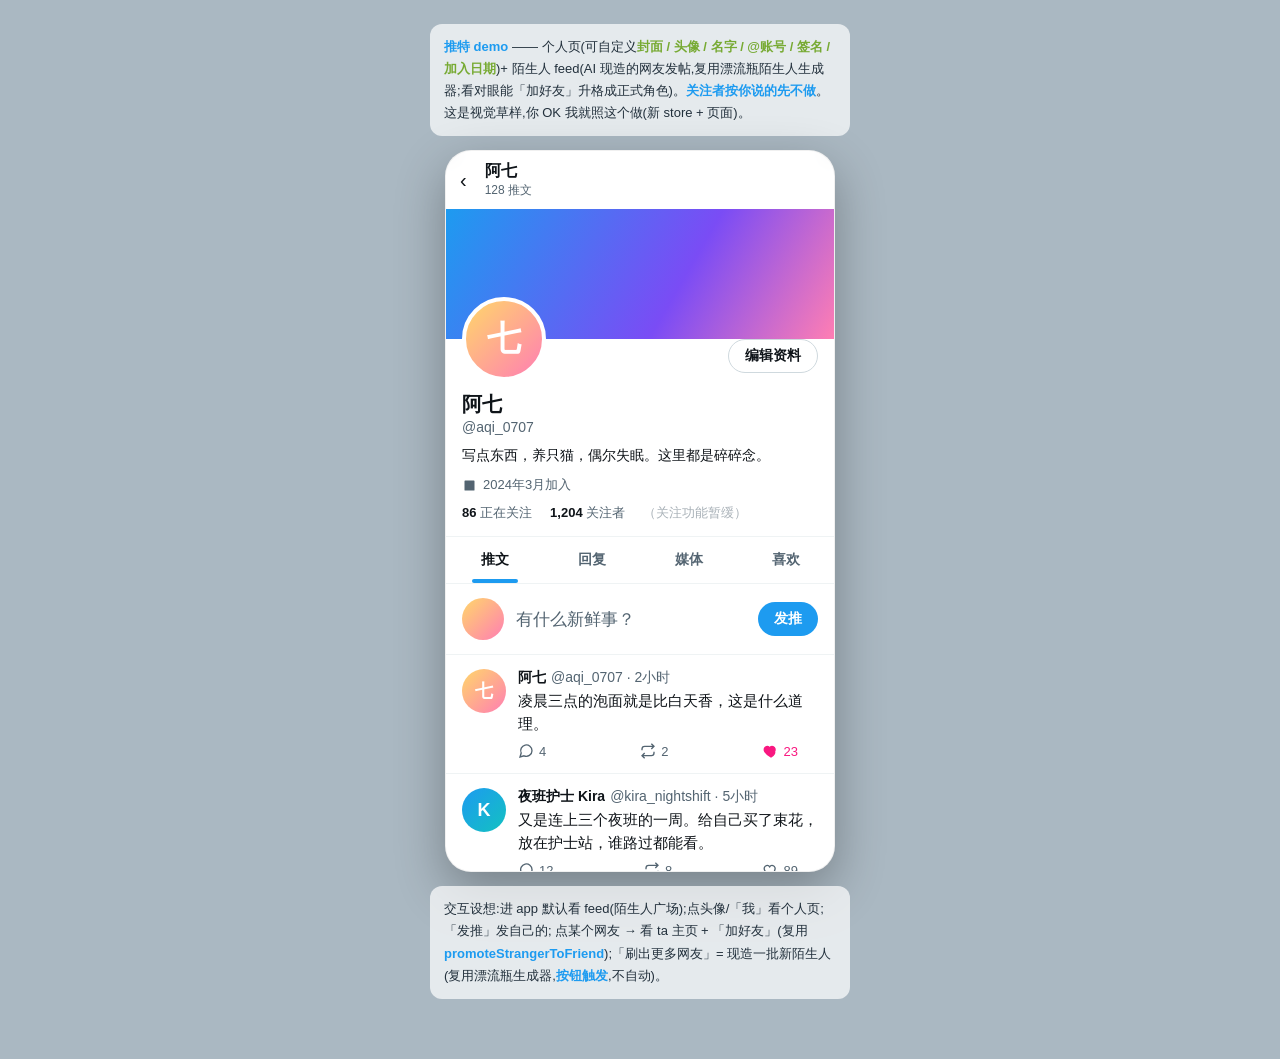
<file: docs/twitter-demo.html>
<!doctype html>
<html lang="zh-CN">
<head>
<meta charset="utf-8">
<meta name="viewport" content="width=device-width, initial-scale=1">
<title>推特 demo — 个人页 + 陌生人 feed</title>
<style>
  :root{
    --accent:#1d9bf0; --fg:#0f1419; --muted:#536471; --border:#eff3f4; --bg:#fff;
  }
  *{box-sizing:border-box;-webkit-tap-highlight-color:transparent;margin:0;}
  body{
    font-family:-apple-system,"PingFang SC","Microsoft YaHei",sans-serif;
    background:#aab8c2; min-height:100vh; padding:24px 12px 60px; color:var(--fg);
    display:flex; flex-direction:column; align-items:center; gap:14px;
  }
  .note{max-width:420px; font-size:13px; color:#22303c; line-height:1.7; background:rgba(255,255,255,.7); border-radius:12px; padding:12px 14px;}
  .note b{color:var(--accent);} .note .k{color:#7a3; font-weight:600;}
  .frame{
    width:390px; max-width:100%; background:var(--bg); border-radius:26px; overflow:hidden;
    box-shadow:0 18px 50px rgba(0,0,0,.3); border:1px solid rgba(0,0,0,.06);
  }
  .scroll{height:720px; overflow-y:auto;}
  /* top bar */
  .topbar{position:sticky;top:0;z-index:5;display:flex;align-items:center;gap:18px;padding:10px 14px;
    background:rgba(255,255,255,.85);backdrop-filter:blur(8px);-webkit-backdrop-filter:blur(8px);}
  .topbar .back{font-size:20px;color:var(--fg);}
  .topbar .who .n{font-weight:800;font-size:16px;}
  .topbar .who .c{font-size:12px;color:var(--muted);}

  /* cover + avatar */
  .cover{height:130px;background:linear-gradient(120deg,#1d9bf0,#7a4cf5 60%,#ff7eb3);background-size:cover;background-position:center;}
  .ava-row{display:flex;justify-content:space-between;align-items:flex-end;padding:0 16px;margin-top:-42px;}
  .avatar{width:84px;height:84px;border-radius:50%;border:4px solid #fff;background:linear-gradient(135deg,#ffd76a,#ff7eb3);background-size:cover;background-position:center;display:grid;place-items:center;color:#fff;font-size:34px;font-weight:700;}
  .edit-btn{border:1px solid #cfd9de;background:#fff;color:var(--fg);font-weight:700;font-size:14px;padding:7px 16px;border-radius:999px;margin-bottom:8px;cursor:pointer;}

  .profile{padding:10px 16px 14px;border-bottom:1px solid var(--border);}
  .profile .name{font-size:20px;font-weight:800;display:flex;align-items:center;gap:5px;}
  .profile .handle{color:var(--muted);font-size:14px;margin-top:1px;}
  .profile .bio{font-size:14px;line-height:1.5;margin:10px 0;}
  .profile .joined{color:var(--muted);font-size:13px;display:flex;align-items:center;gap:6px;}
  .profile .joined svg{width:15px;height:15px;fill:var(--muted);}
  .profile .stats{display:flex;gap:18px;margin-top:10px;font-size:13px;color:var(--muted);}
  .profile .stats b{color:var(--fg);}
  .profile .stats .soon{opacity:.5;}

  .tabs{display:flex;border-bottom:1px solid var(--border);}
  .tabs div{flex:1;text-align:center;padding:14px 0;font-size:14px;font-weight:700;color:var(--muted);position:relative;}
  .tabs div.on{color:var(--fg);}
  .tabs div.on::after{content:"";position:absolute;bottom:0;left:50%;transform:translateX(-50%);width:46px;height:4px;border-radius:2px;background:var(--accent);}

  /* compose */
  .compose{display:flex;gap:12px;padding:14px 16px;border-bottom:1px solid var(--border);align-items:center;}
  .compose .me{width:42px;height:42px;border-radius:50%;background:linear-gradient(135deg,#ffd76a,#ff7eb3);flex:0 0 auto;}
  .compose .ph{color:var(--muted);font-size:17px;flex:1;}
  .compose .post{background:var(--accent);color:#fff;font-weight:800;font-size:14px;border:none;border-radius:999px;padding:8px 16px;}

  /* tweet */
  .tweet{display:flex;gap:12px;padding:14px 16px;border-bottom:1px solid var(--border);}
  .tweet .av{width:44px;height:44px;border-radius:50%;flex:0 0 auto;background-size:cover;background-position:center;display:grid;place-items:center;color:#fff;font-weight:700;font-size:18px;}
  .tweet .body{flex:1;min-width:0;}
  .tweet .head{display:flex;align-items:center;gap:5px;font-size:14px;white-space:nowrap;}
  .tweet .head .nm{font-weight:800;overflow:hidden;text-overflow:ellipsis;}
  .tweet .head .hd{color:var(--muted);overflow:hidden;text-overflow:ellipsis;}
  .tweet .txt{font-size:15px;line-height:1.5;margin:3px 0 8px;white-space:pre-wrap;}
  .tweet .acts{display:flex;justify-content:space-between;max-width:280px;color:var(--muted);font-size:13px;}
  .tweet .acts span{display:inline-flex;align-items:center;gap:5px;}
  .tweet .acts svg{width:16px;height:16px;fill:none;stroke:currentColor;stroke-width:2;}
  .tweet .acts .liked{color:#f91880;}
  .tweet .acts .liked svg{fill:#f91880;stroke:#f91880;}
  .fishbar{padding:14px 16px;text-align:center;}
  .fishbar button{border:1px solid #cfd9de;background:#fff;color:var(--accent);font-weight:700;font-size:14px;padding:9px 18px;border-radius:999px;}
</style>
</head>
<body>
  <div class="note">
    <b>推特 demo</b> —— 个人页(可自定义<span class="k">封面 / 头像 / 名字 / @账号 / 签名 / 加入日期</span>)+ 陌生人 feed(AI 现造的网友发帖,复用漂流瓶陌生人生成器;看对眼能「加好友」升格成正式角色)。<b>关注者按你说的先不做</b>。这是视觉草样,你 OK 我就照这个做(新 store + 页面)。
  </div>

  <div class="frame"><div class="scroll">
    <div class="topbar">
      <span class="back">‹</span>
      <div class="who"><div class="n">阿七</div><div class="c">128 推文</div></div>
    </div>

    <!-- 个人页头部:全部可自定义 -->
    <div class="cover"></div>
    <div class="ava-row">
      <div class="avatar">七</div>
      <button class="edit-btn">编辑资料</button>
    </div>
    <div class="profile">
      <div class="name">阿七</div>
      <div class="handle">@aqi_0707</div>
      <div class="bio">写点东西，养只猫，偶尔失眠。这里都是碎碎念。</div>
      <div class="joined">
        <svg viewBox="0 0 24 24"><path d="M7 11h5v5H7zM5 4h14a1 1 0 011 1v14a1 1 0 01-1 1H5a1 1 0 01-1-1V5a1 1 0 011-1zm2-3v3M17 1v3M4 8h16"/></svg>
        2024年3月加入
      </div>
      <div class="stats">
        <span><b>86</b> 正在关注</span>
        <span><b>1,204</b> 关注者</span>
        <span class="soon">（关注功能暂缓）</span>
      </div>
    </div>

    <div class="tabs"><div class="on">推文</div><div>回复</div><div>媒体</div><div>喜欢</div></div>

    <!-- 你自己发推 -->
    <div class="compose">
      <div class="me"></div>
      <div class="ph">有什么新鲜事？</div>
      <button class="post">发推</button>
    </div>

    <!-- 你的一条 -->
    <div class="tweet">
      <div class="av" style="background:linear-gradient(135deg,#ffd76a,#ff7eb3)">七</div>
      <div class="body">
        <div class="head"><span class="nm">阿七</span><span class="hd">@aqi_0707 · 2小时</span></div>
        <div class="txt">凌晨三点的泡面就是比白天香，这是什么道理。</div>
        <div class="acts">
          <span><svg viewBox="0 0 24 24"><path d="M21 11.5a8.5 8.5 0 01-12 7.7L3 21l1.8-6A8.5 8.5 0 1121 11.5z"/></svg>4</span>
          <span><svg viewBox="0 0 24 24"><path d="M17 1l4 4-4 4M3 11V9a4 4 0 014-4h14M7 23l-4-4 4-4M21 13v2a4 4 0 01-4 4H3"/></svg>2</span>
          <span class="liked"><svg viewBox="0 0 24 24"><path d="M12 21s-7-4.5-9.3-8.2C1 10 1.8 6.4 5 5.3c2-.7 4 .2 5 1.9 1-1.7 3-2.6 5-1.9 3.2 1.1 4 4.7 2.3 7.5C19 16.5 12 21 12 21z"/></svg>23</span>
        </div>
      </div>
    </div>

    <!-- 陌生人 feed:多样化(漂流瓶生成器风格)-->
    <div class="tweet">
      <div class="av" style="background:linear-gradient(135deg,#1d9bf0,#13c1c1)">K</div>
      <div class="body">
        <div class="head"><span class="nm">夜班护士 Kira</span><span class="hd">@kira_nightshift · 5小时</span></div>
        <div class="txt">又是连上三个夜班的一周。给自己买了束花，放在护士站，谁路过都能看。</div>
        <div class="acts">
          <span><svg viewBox="0 0 24 24"><path d="M21 11.5a8.5 8.5 0 01-12 7.7L3 21l1.8-6A8.5 8.5 0 1121 11.5z"/></svg>12</span>
          <span><svg viewBox="0 0 24 24"><path d="M17 1l4 4-4 4M3 11V9a4 4 0 014-4h14M7 23l-4-4 4-4M21 13v2a4 4 0 01-4 4H3"/></svg>8</span>
          <span><svg viewBox="0 0 24 24"><path d="M12 21s-7-4.5-9.3-8.2C1 10 1.8 6.4 5 5.3c2-.7 4 .2 5 1.9 1-1.7 3-2.6 5-1.9 3.2 1.1 4 4.7 2.3 7.5C19 16.5 12 21 12 21z"/></svg>89</span>
        </div>
      </div>
    </div>

    <div class="tweet">
      <div class="av" style="background:linear-gradient(135deg,#536471,#0f1419)">冷</div>
      <div class="body">
        <div class="head"><span class="nm">老陈不想说话</span><span class="hd">@chen_silent · 昨天</span></div>
        <div class="txt">人到中年最大的奢侈，是不用回任何消息的一个下午。</div>
        <div class="acts">
          <span><svg viewBox="0 0 24 24"><path d="M21 11.5a8.5 8.5 0 01-12 7.7L3 21l1.8-6A8.5 8.5 0 1121 11.5z"/></svg>30</span>
          <span><svg viewBox="0 0 24 24"><path d="M17 1l4 4-4 4M3 11V9a4 4 0 014-4h14M7 23l-4-4 4-4M21 13v2a4 4 0 01-4 4H3"/></svg>140</span>
          <span><svg viewBox="0 0 24 24"><path d="M12 21s-7-4.5-9.3-8.2C1 10 1.8 6.4 5 5.3c2-.7 4 .2 5 1.9 1-1.7 3-2.6 5-1.9 3.2 1.1 4 4.7 2.3 7.5C19 16.5 12 21 12 21z"/></svg>521</span>
        </div>
      </div>
    </div>

    <div class="tweet">
      <div class="av" style="background:linear-gradient(135deg,#ff7eb3,#ffd76a)">软</div>
      <div class="body">
        <div class="head"><span class="nm">是软糖呀🍬</span><span class="hd">@soft_candy · 昨天</span></div>
        <div class="txt">家人们谁懂啊！！追的剧今天大结局我哭成狗，求推荐下一部 😭</div>
        <div class="acts">
          <span><svg viewBox="0 0 24 24"><path d="M21 11.5a8.5 8.5 0 01-12 7.7L3 21l1.8-6A8.5 8.5 0 1121 11.5z"/></svg>56</span>
          <span><svg viewBox="0 0 24 24"><path d="M17 1l4 4-4 4M3 11V9a4 4 0 014-4h14M7 23l-4-4 4-4M21 13v2a4 4 0 01-4 4H3"/></svg>9</span>
          <span><svg viewBox="0 0 24 24"><path d="M12 21s-7-4.5-9.3-8.2C1 10 1.8 6.4 5 5.3c2-.7 4 .2 5 1.9 1-1.7 3-2.6 5-1.9 3.2 1.1 4 4.7 2.3 7.5C19 16.5 12 21 12 21z"/></svg>77</span>
        </div>
      </div>
    </div>

    <div class="fishbar"><button>＋ 刷出更多网友</button></div>
  </div></div>

  <div class="note">
    交互设想:进 app 默认看 feed(陌生人广场);点头像/「我」看个人页;「发推」发自己的;
    点某个网友 → 看 ta 主页 + 「加好友」(复用 <b>promoteStrangerToFriend</b>);「刷出更多网友」= 现造一批新陌生人(复用漂流瓶生成器,<b>按钮触发</b>,不自动)。
  </div>
</body>
</html>
</file>
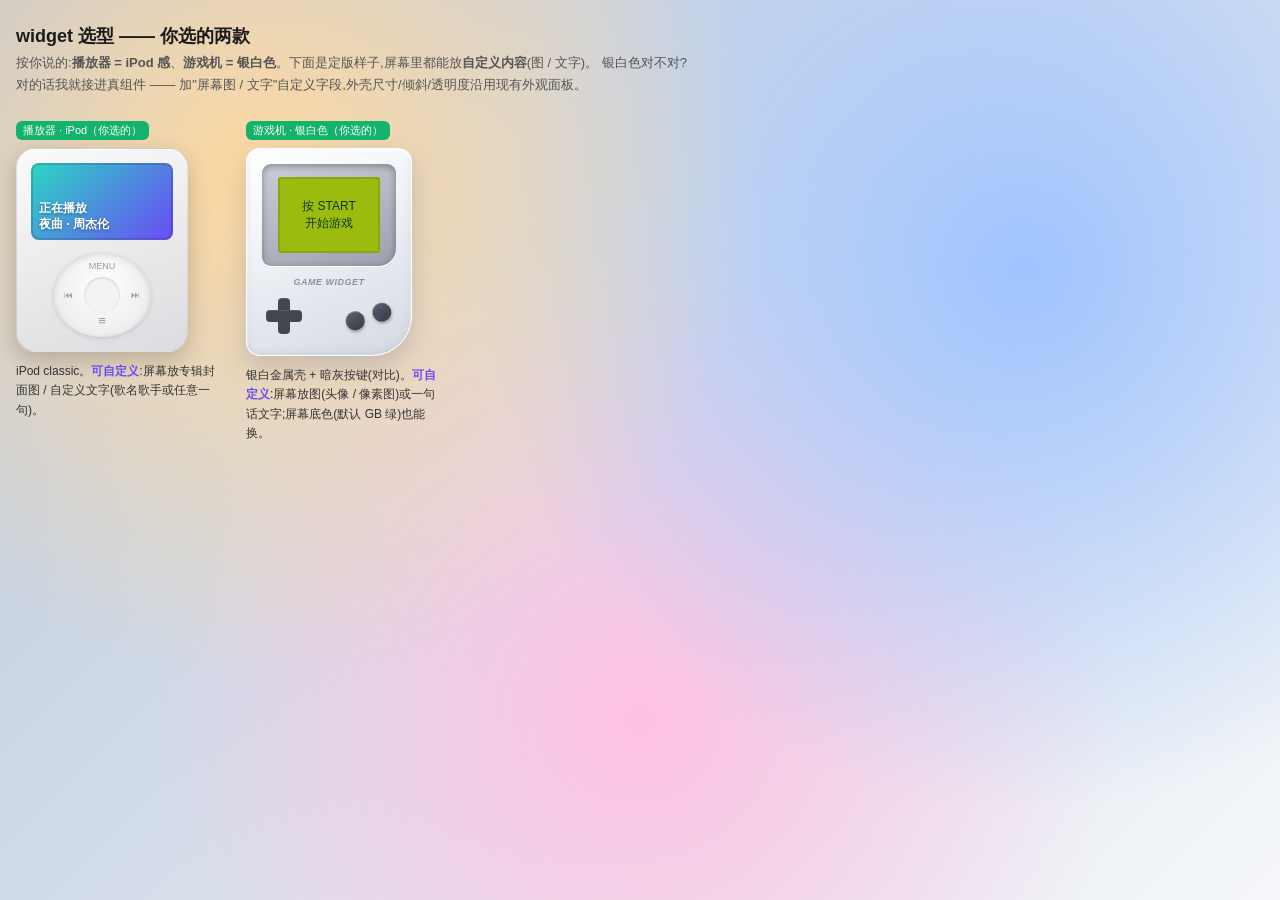
<file: docs/widget-redesign-demo.html>
<!doctype html>
<html lang="zh-CN">
<head>
<meta charset="utf-8">
<meta name="viewport" content="width=device-width, initial-scale=1">
<title>widget 选型 — iPod 播放器 + 银白游戏机</title>
<style>
  :root { --accent:#6a4cf5; }
  * { box-sizing: border-box; -webkit-tap-highlight-color: transparent; }
  body {
    margin:0; font-family:-apple-system,"PingFang SC","Microsoft YaHei",sans-serif;
    color:#1a1a1a;
    background:
      radial-gradient(circle at 20% 20%, #ffd9a0 0, transparent 40%),
      radial-gradient(circle at 80% 30%, #a0c4ff 0, transparent 45%),
      radial-gradient(circle at 50% 80%, #ffc2e2 0, transparent 50%),
      linear-gradient(135deg, #b8c6db, #f5f7fa);
    min-height:100vh; padding:24px 16px 60px;
  }
  h1 { font-size:18px; margin:0 0 4px; }
  .sub { color:#555; font-size:13px; margin:0 0 24px; max-width:680px; line-height:1.7; }
  .grid { display:flex; flex-wrap:wrap; gap:30px; align-items:flex-start; }
  .item { width:200px; }
  .item > .cap { font-size:12px; color:#333; margin-top:10px; line-height:1.6; }
  .item > .cap b { color:var(--accent); }
  .tag { display:inline-block; font-size:11px; background:rgba(106,76,245,.12); color:var(--accent); padding:2px 7px; border-radius:6px; margin-bottom:8px; }
  .pick { background:#13b36b; color:#fff; }

  /* ───────── MP3:iPod classic（自定义封面进屏幕）───────── */
  .ipod {
    width:172px; height:204px; border-radius:20px; padding:14px;
    background:linear-gradient(160deg,#fafafa,#dcdce0);
    border:1px solid rgba(0,0,0,.08);
    box-shadow:0 8px 24px rgba(0,0,0,.2), inset 0 1px 0 #fff;
    display:flex; flex-direction:column; align-items:center; gap:12px;
  }
  .ipod .screen {
    width:100%; height:86px; border-radius:8px; overflow:hidden;
    background:linear-gradient(135deg,#2bd6c4,#6a4cf5); position:relative;
    display:flex; align-items:flex-end; padding:8px; color:#fff;
    box-shadow:inset 0 0 0 2px rgba(0,0,0,.15);
    background-size:cover; background-position:center;
  }
  .ipod .screen .t { font-size:12px; font-weight:700; text-shadow:0 1px 3px rgba(0,0,0,.4); line-height:1.35; }
  .ipod .wheel {
    width:98px; height:98px; border-radius:50%;
    background:radial-gradient(circle at 50% 40%, #fff, #e6e6ea);
    box-shadow:inset 0 2px 6px rgba(0,0,0,.12), 0 2px 4px rgba(0,0,0,.1);
    display:grid; place-items:center; position:relative;
  }
  .ipod .wheel::after { content:""; width:36px; height:36px; border-radius:50%; background:#f3f3f5; box-shadow:inset 0 1px 3px rgba(0,0,0,.15); }
  .ipod .wheel span { position:absolute; font-size:9px; color:#999; }
  .ipod .wheel .mu{top:9px} .ipod .wheel .me{bottom:9px;font-size:13px} .ipod .wheel .pr{left:11px} .ipod .wheel .nx{right:11px}

  /* ───────── 游戏机:银白色（自定义屏幕）───────── */
  .gbw {
    width:166px; height:208px; border-radius:14px 14px 40px 14px; padding:15px;
    /* 银白金属质感:冷白 → 浅银,顶部一道高光 */
    background:linear-gradient(157deg,#ffffff 0%, #f2f4f8 35%, #d4d9e2 100%);
    border:1px solid rgba(255,255,255,.9);
    box-shadow:0 10px 26px rgba(120,130,150,.35), inset 0 2px 2px #fff, inset 0 -2px 6px rgba(150,160,180,.25);
    display:flex; flex-direction:column; gap:11px;
  }
  .gbw .screenwrap {
    background:linear-gradient(160deg,#caced8,#9aa0ad); border-radius:9px 9px 18px 9px; padding:13px 16px;
    box-shadow:inset 0 2px 7px rgba(0,0,0,.35), 0 1px 0 #fff;
  }
  .gbw .screen {
    background:#9bbc0f; height:76px; border-radius:3px; overflow:hidden;
    display:grid; place-items:center; color:#0f380f; font-size:12px; text-align:center; padding:4px; line-height:1.4;
    box-shadow:inset 0 0 0 2px #8aa80c; background-size:cover; background-position:center; image-rendering:pixelated;
  }
  .gbw .brand { font-size:9px; color:#8a90a0; font-style:italic; font-weight:700; text-align:center; letter-spacing:.5px; }
  .gbw .pad { display:flex; justify-content:space-between; align-items:center; padding:0 4px; }
  .gbw .dpad { width:36px; height:36px; position:relative; }
  .gbw .dpad::before,.gbw .dpad::after { content:""; position:absolute; background:#41464f; border-radius:4px; box-shadow:inset 0 1px 1px rgba(255,255,255,.15); }
  .gbw .dpad::before { width:12px; height:36px; left:12px; } .gbw .dpad::after { width:36px; height:12px; top:12px; }
  .gbw .ab { display:flex; gap:9px; transform:rotate(-18deg); }
  .gbw .ab i { width:19px; height:19px; border-radius:50%; background:linear-gradient(160deg,#5a6070,#363a44); box-shadow:0 2px 3px rgba(0,0,0,.3), inset 0 1px 1px rgba(255,255,255,.2); }
</style>
</head>
<body>
  <h1>widget 选型 —— 你选的两款</h1>
  <p class="sub">
    按你说的:<b>播放器 = iPod 感</b>、<b>游戏机 = 银白色</b>。下面是定版样子,屏幕里都能放<b>自定义内容</b>(图 / 文字)。
    银白色对不对?对的话我就接进真组件 —— 加"屏幕图 / 文字"自定义字段,外壳尺寸/倾斜/透明度沿用现有外观面板。
  </p>

  <div class="grid">
    <!-- iPod -->
    <div class="item">
      <span class="tag pick">播放器 · iPod（你选的）</span>
      <div class="ipod">
        <div class="screen"><span class="t">正在播放<br>夜曲 · 周杰伦</span></div>
        <div class="wheel">
          <span class="mu">MENU</span><span class="me">≡</span><span class="pr">⏮</span><span class="nx">⏭</span>
        </div>
      </div>
      <div class="cap">iPod classic。<b>可自定义</b>:屏幕放专辑封面图 / 自定义文字(歌名歌手或任意一句)。</div>
    </div>

    <!-- 银白游戏机 -->
    <div class="item">
      <span class="tag pick">游戏机 · 银白色（你选的）</span>
      <div class="gbw">
        <div class="screenwrap"><div class="screen">按 START<br>开始游戏</div></div>
        <div class="brand">GAME WIDGET</div>
        <div class="pad">
          <div class="dpad"></div>
          <div class="ab"><i></i><i></i></div>
        </div>
      </div>
      <div class="cap">银白金属壳 + 暗灰按键(对比)。<b>可自定义</b>:屏幕放图(头像 / 像素图)或一句话文字;屏幕底色(默认 GB 绿)也能换。</div>
    </div>
  </div>
</body>
</html>
</file>
